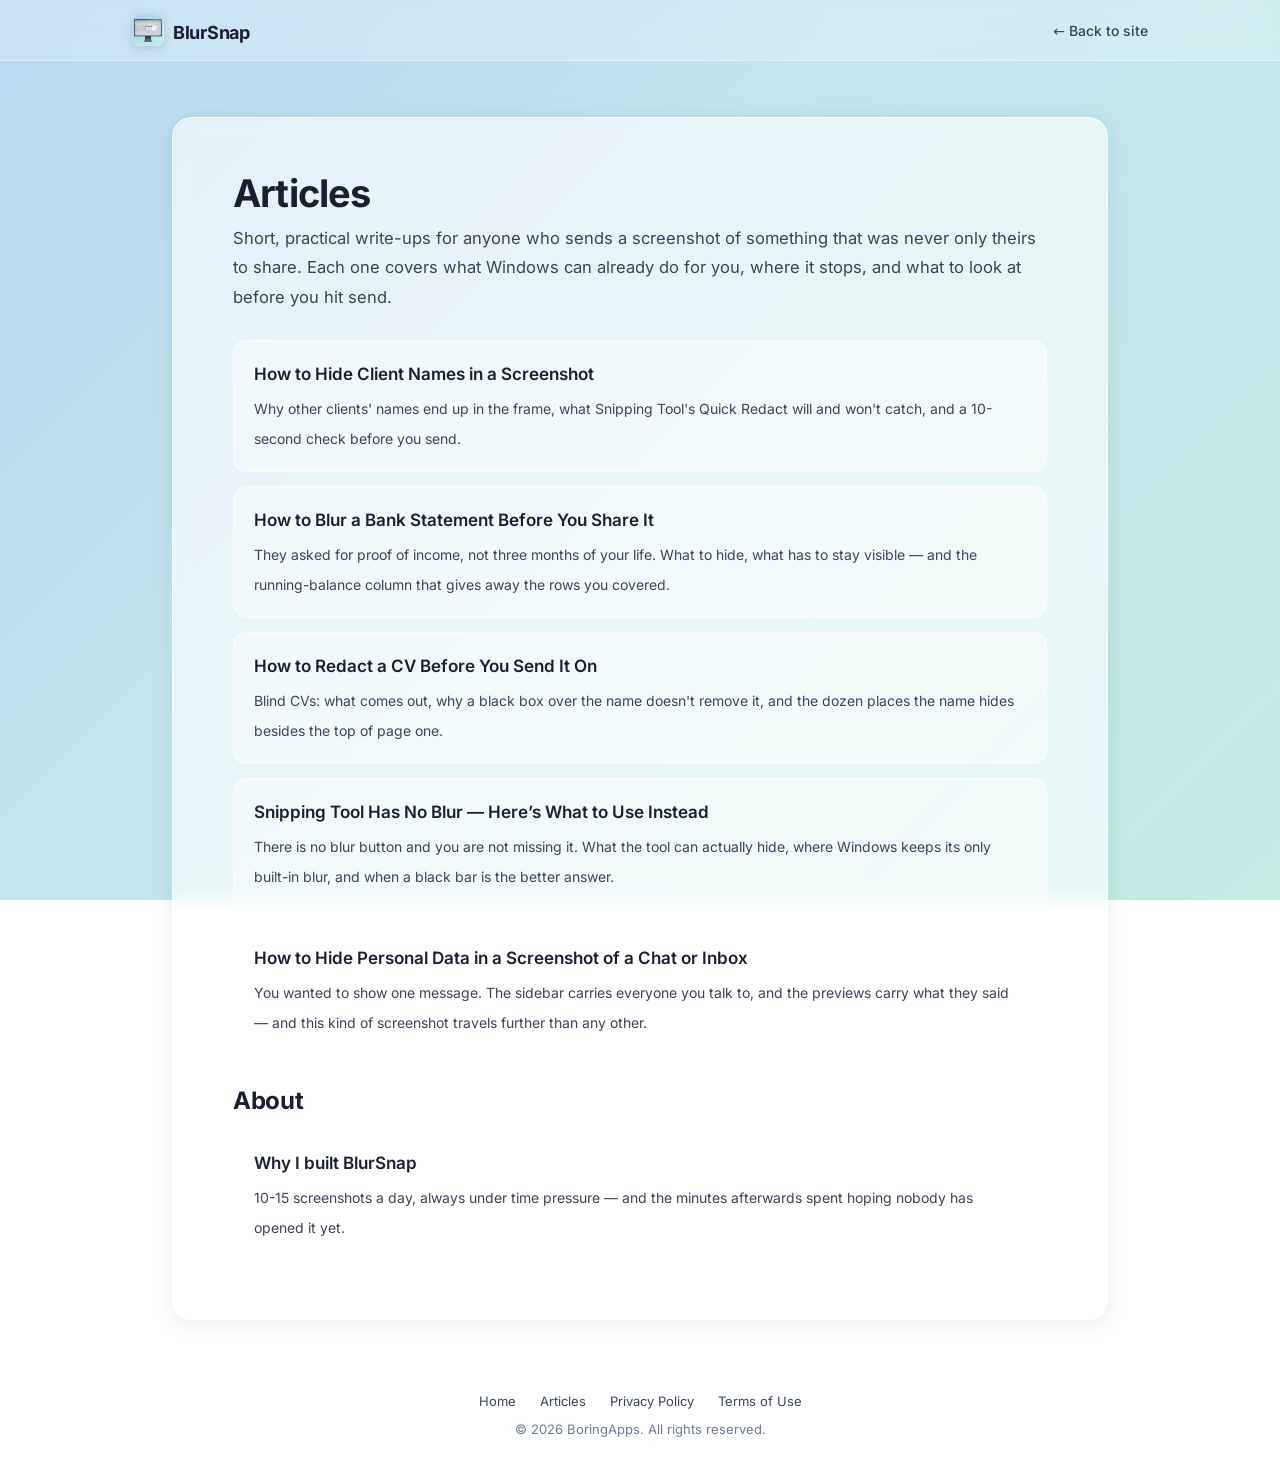
<file: articles.html>
<!DOCTYPE html>
<html lang="en">
<head>
  <meta charset="UTF-8">
  <meta name="viewport" content="width=device-width, initial-scale=1.0">
  <title>Articles — BlurSnap</title>
  <meta name="description" content="Practical articles on hiding sensitive details in screenshots on Windows — what the built-in tools can do, where they stop, and what to check before you send.">
  <link rel="canonical" href="https://blursnap.app/articles.html">
  <link rel="icon" href="favicon.ico" sizes="16x16 32x32 48x48">
  <link rel="icon" type="image/png" href="icon-64.png" sizes="64x64">
  <link rel="apple-touch-icon" href="icon-180.png">

  <meta property="og:type" content="website">
  <meta property="og:site_name" content="BlurSnap">
  <meta property="og:title" content="BlurSnap Articles">
  <meta property="og:description" content="Practical articles on hiding sensitive details in screenshots on Windows.">
  <meta property="og:url" content="https://blursnap.app/articles.html">
  <meta property="og:image" content="https://blursnap.app/og-image.png">

  <link rel="preload" href="fonts/inter-latin.woff2" as="font" type="font/woff2" crossorigin>
  <style>
    /* Inter, self-hosted. On the Google Fonts CDN this sat on the critical path: two
       extra hosts, each costing DNS + TLS + a round trip, and the stylesheet had to
       land before the font file was even requested. The hero paragraph is the LCP
       element, so it waited on that whole chain. One variable file per subset covers
       weights 400-700; only latin is preloaded, latin-ext is fetched on demand. */
    @font-face {
      font-family: 'Inter';
      font-style: normal;
      font-weight: 400 700;
      font-display: swap;
      src: url(fonts/inter-latin.woff2) format('woff2');
      unicode-range: U+0000-00FF, U+0131, U+0152-0153, U+02BB-02BC, U+02C6, U+02DA, U+02DC, U+0304, U+0308, U+0329, U+2000-206F, U+20AC, U+2122, U+2191, U+2193, U+2212, U+2215, U+FEFF, U+FFFD;
    }
    @font-face {
      font-family: 'Inter';
      font-style: normal;
      font-weight: 400 700;
      font-display: swap;
      src: url(fonts/inter-latin-ext.woff2) format('woff2');
      unicode-range: U+0100-02BA, U+02BD-02C5, U+02C7-02CC, U+02CE-02D7, U+02DD-02FF, U+0304, U+0308, U+0329, U+1D00-1DBF, U+1E00-1E9F, U+1EF2-1EFF, U+2020, U+20A0-20AB, U+20AD-20C0, U+2113, U+2C60-2C7F, U+A720-A7FF;
    }
  </style>
  <link rel="stylesheet" href="legal.css">
  <link rel="stylesheet" href="article.css">
</head>
<body>

  <header>
    <div class="header-inner">
      <a href="index.html" class="logo">
        <img src="icon-64.png" alt="" width="32" height="32"><span>BlurSnap</span>
      </a>
      <nav>
        <a href="index.html">&larr; Back to site</a>
      </nav>
    </div>
  </header>

  <main class="legal article">
    <div class="legal-card">
      <h1>Articles</h1>
      <p class="legal-intro" style="margin-bottom:28px;">Short, practical write-ups for anyone who sends a screenshot
      of something that was never only theirs to share. Each one covers what Windows can already do for you,
      where it stops, and what to look at before you hit send.</p>

      <ul class="guide-list">
        <li>
          <a href="hide-client-names-in-screenshots.html">
            <strong>How to Hide Client Names in a Screenshot</strong>
            <span>Why other clients' names end up in the frame, what Snipping Tool's
            Quick Redact will and won't catch, and a 10-second check before you send.</span>
          </a>
        </li>
        <li>
          <a href="blur-bank-statement.html">
            <strong>How to Blur a Bank Statement Before You Share It</strong>
            <span>They asked for proof of income, not three months of your life. What to hide, what has to
            stay visible — and the running-balance column that gives away the rows you covered.</span>
          </a>
        </li>
        <li>
          <a href="redact-cv-before-sending.html">
            <strong>How to Redact a CV Before You Send It On</strong>
            <span>Blind CVs: what comes out, why a black box over the name doesn't remove it,
            and the dozen places the name hides besides the top of page one.</span>
          </a>
        </li>
        <li>
          <a href="snipping-tool-blur.html">
            <strong>Snipping Tool Has No Blur — Here&#8217;s What to Use Instead</strong>
            <span>There is no blur button and you are not missing it. What the tool can actually hide,
            where Windows keeps its only built-in blur, and when a black bar is the better answer.</span>
          </a>
        </li>
        <li>
          <a href="hide-personal-data-chat-screenshot.html">
            <strong>How to Hide Personal Data in a Screenshot of a Chat or Inbox</strong>
            <span>You wanted to show one message. The sidebar carries everyone you talk to, and the previews
            carry what they said — and this kind of screenshot travels further than any other.</span>
          </a>
        </li>
      </ul>

      <!-- When redact-screenshot-windows.html goes live, this one moves down with it
           under the "Tools" heading below — they are the two tool pieces. -->

      <!-- NOT LIVE YET — move each block above as its article is published
      <h2 style="margin-top:0;">Start here</h2>

      <ul class="guide-list">
        <li>
          <a href="hide-sensitive-information-in-a-screenshot.html">
            <strong>How to Hide Sensitive Information in a Screenshot</strong>
            <span>The general one: where screenshots leak from, the three mistakes people make when hiding
            things, when a blur is enough and when it isn't, and a checklist that works on anything.</span>
          </a>
        </li>
      </ul>

      <h2>Tools</h2>

      <ul class="guide-list">
        <li>
          <a href="redact-screenshot-windows.html">
            <strong>How to Redact a Screenshot on Windows</strong>
            <span>Every built-in way, step by step: Snipping Tool, Scan Text, Quick Redact, Paint — with
            the exact limit of each one, and a table of which to use when.</span>
          </a>
        </li>
      </ul>

      -->

      <h2>About</h2>

      <ul class="guide-list">
        <li>
          <a href="why-i-built-blursnap.html">
            <strong>Why I built BlurSnap</strong>
            <span>10-15 screenshots a day, always under time pressure — and the minutes afterwards spent
            hoping nobody has opened it yet.</span>
          </a>
        </li>
      </ul>
    </div>
  </main>

  <footer>
    <a href="index.html">Home</a>
    <a href="articles.html">Articles</a>
    <a href="privacy.html">Privacy Policy</a>
    <a href="terms.html">Terms of Use</a>
    <div style="margin-top:12px;">&copy; 2026 BoringApps. All rights reserved.</div>
  </footer>

  <script type='module' src='https://static.cloudflareinsights.com/beacon.min.js' data-cf-beacon='{"token": "2e0156c7e4474e0494445b48694e15ca"}'></script>
</body>
</html>
</file>
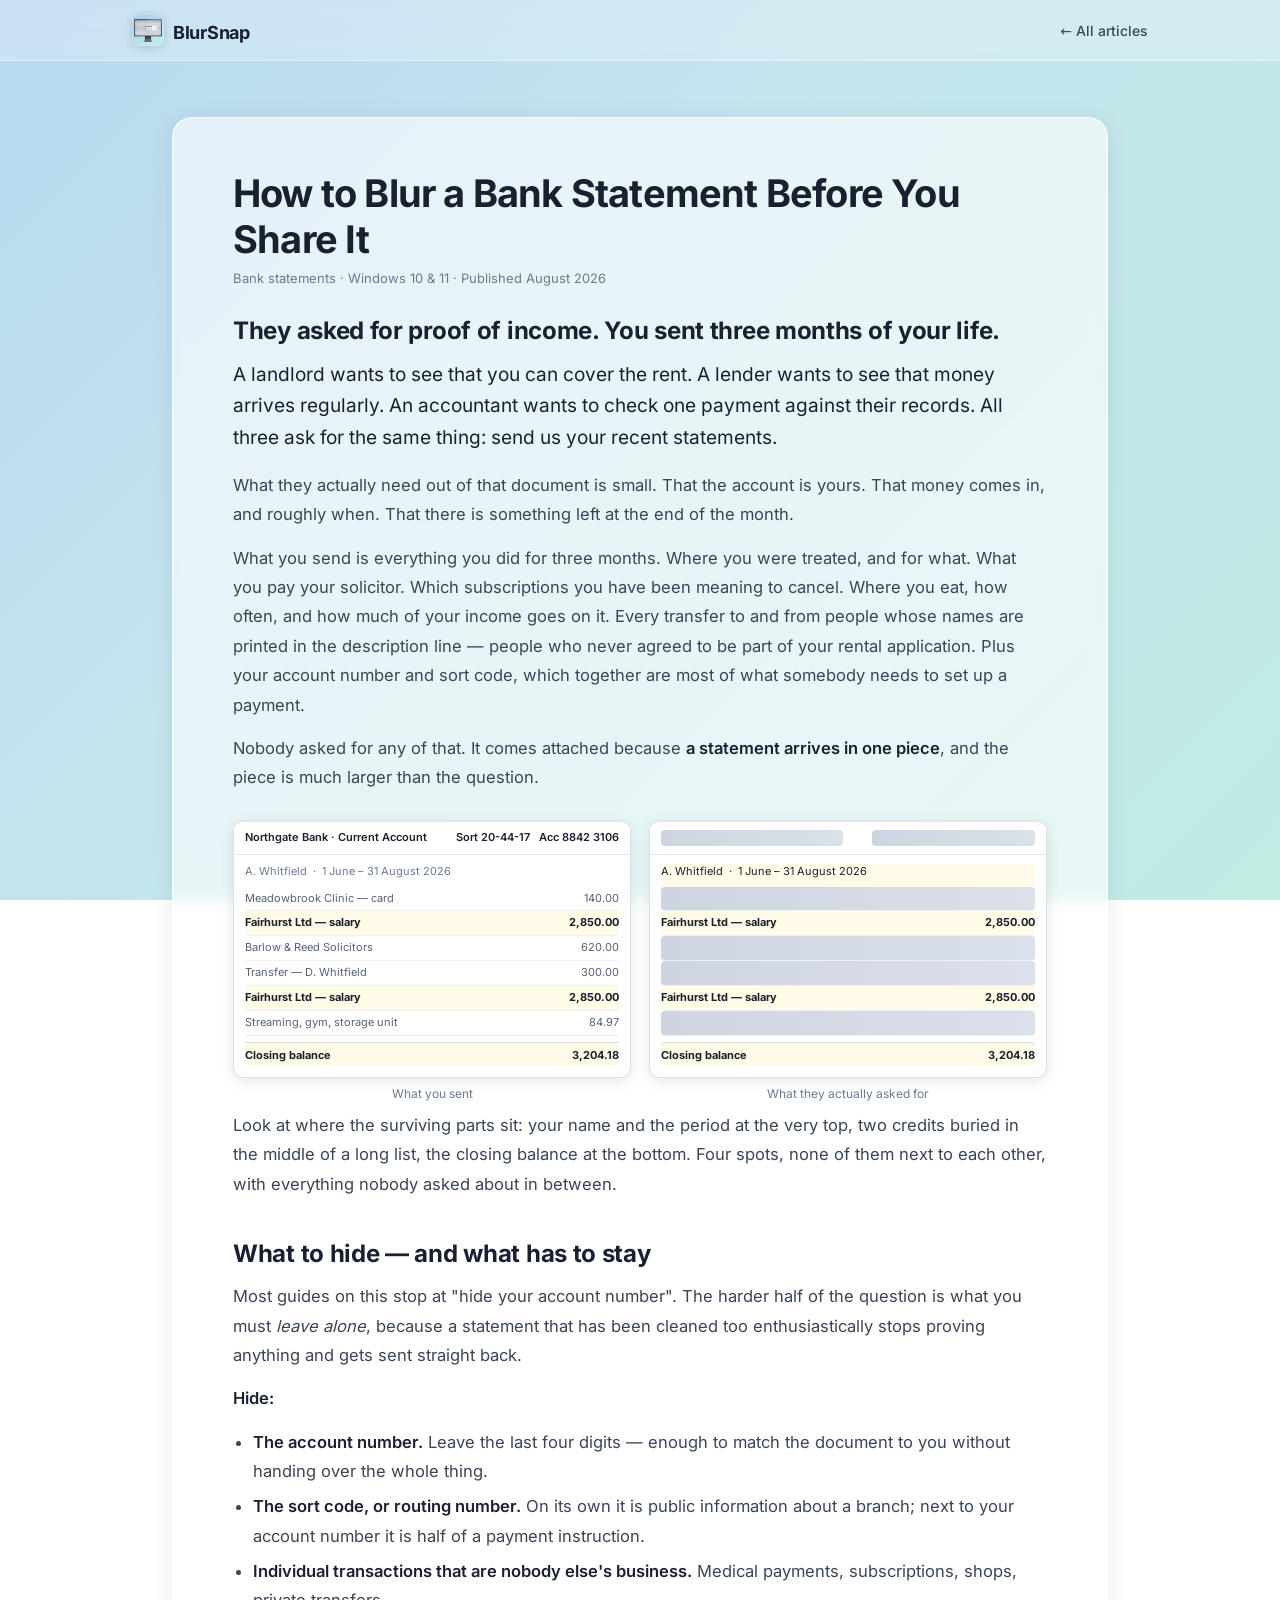
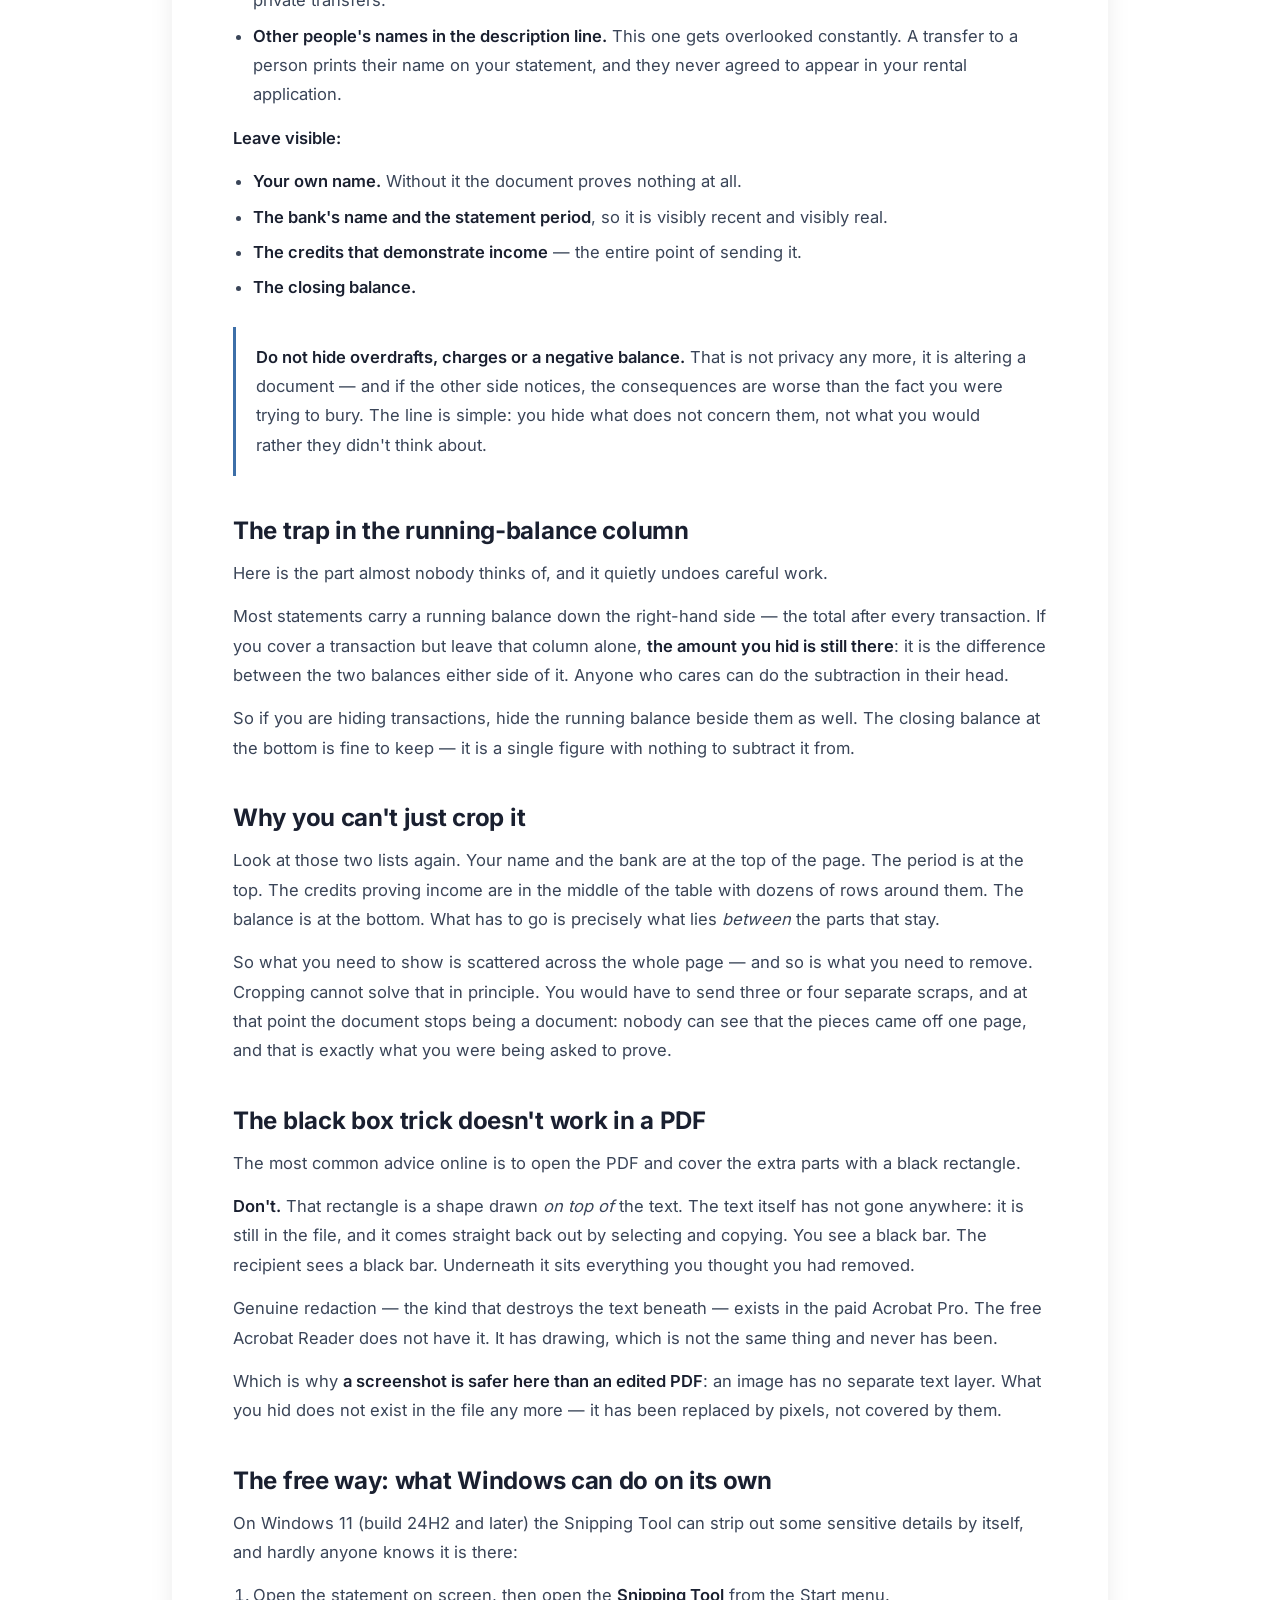
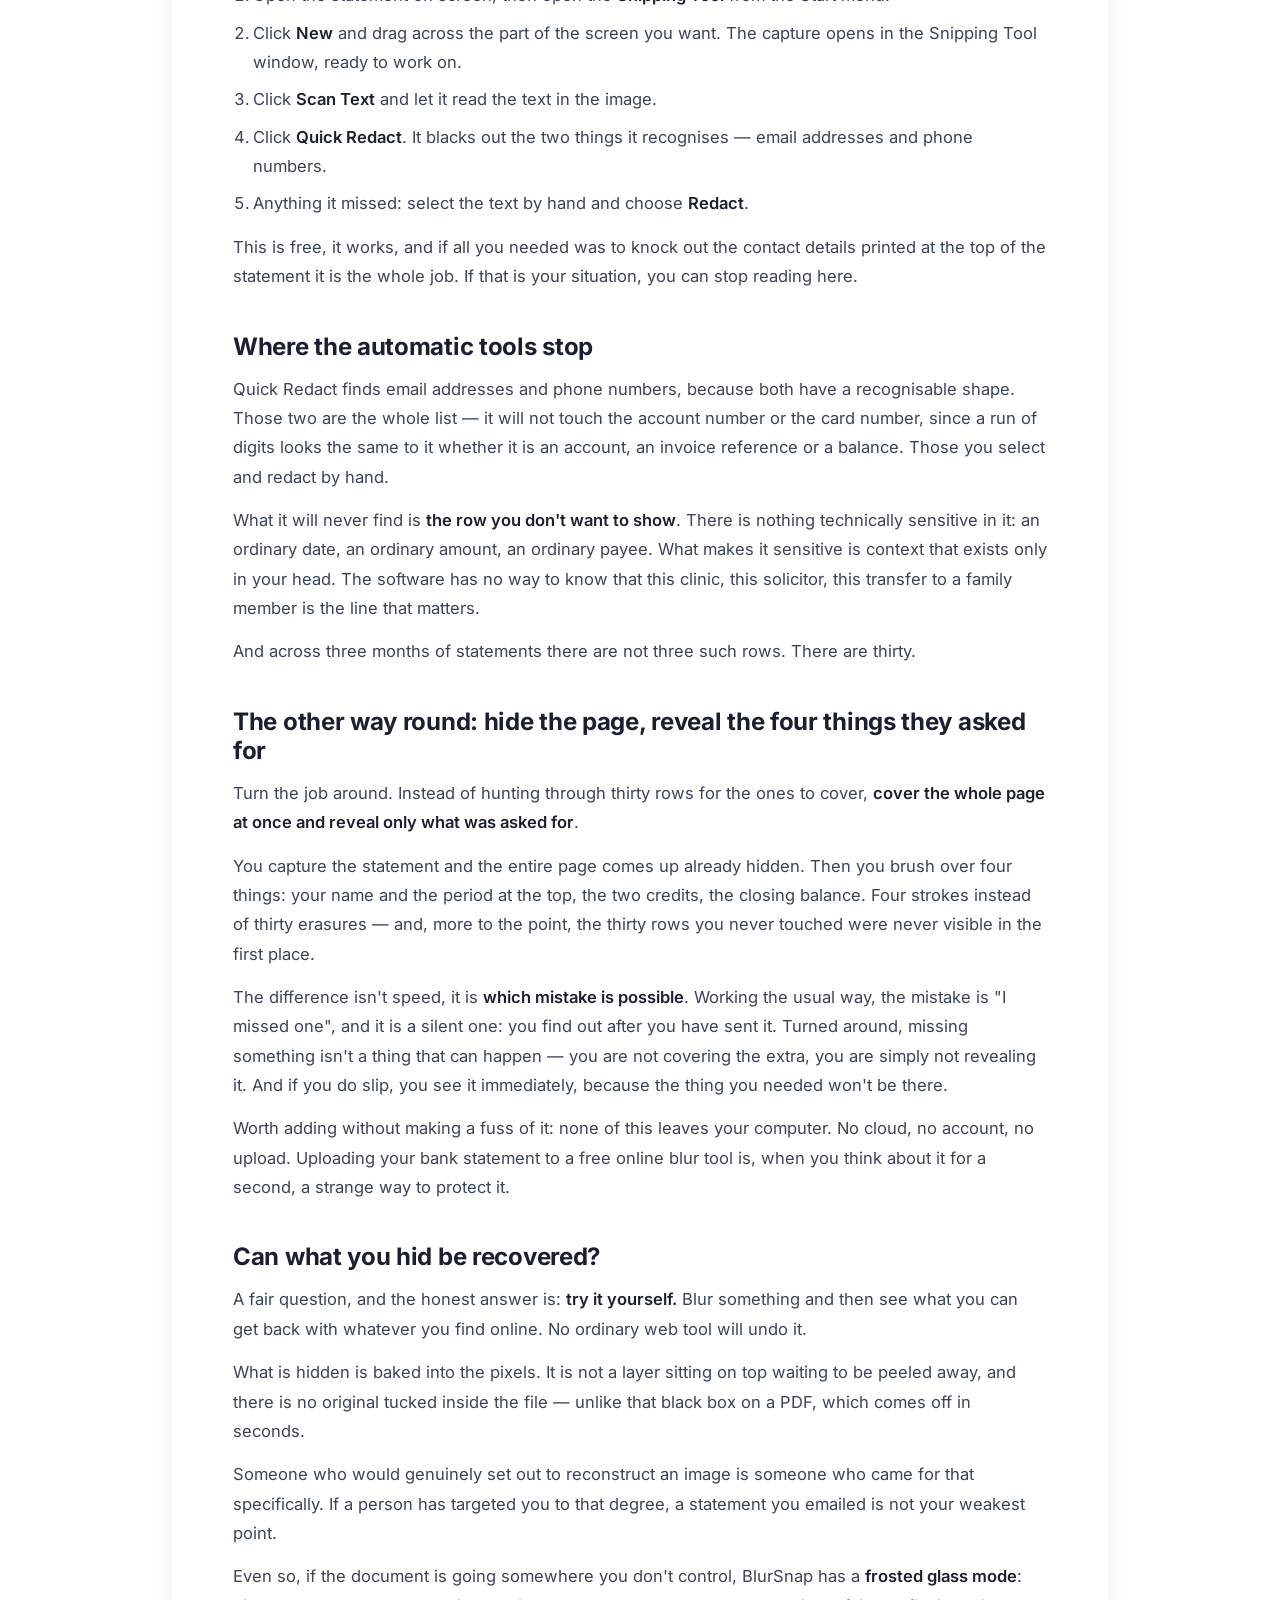
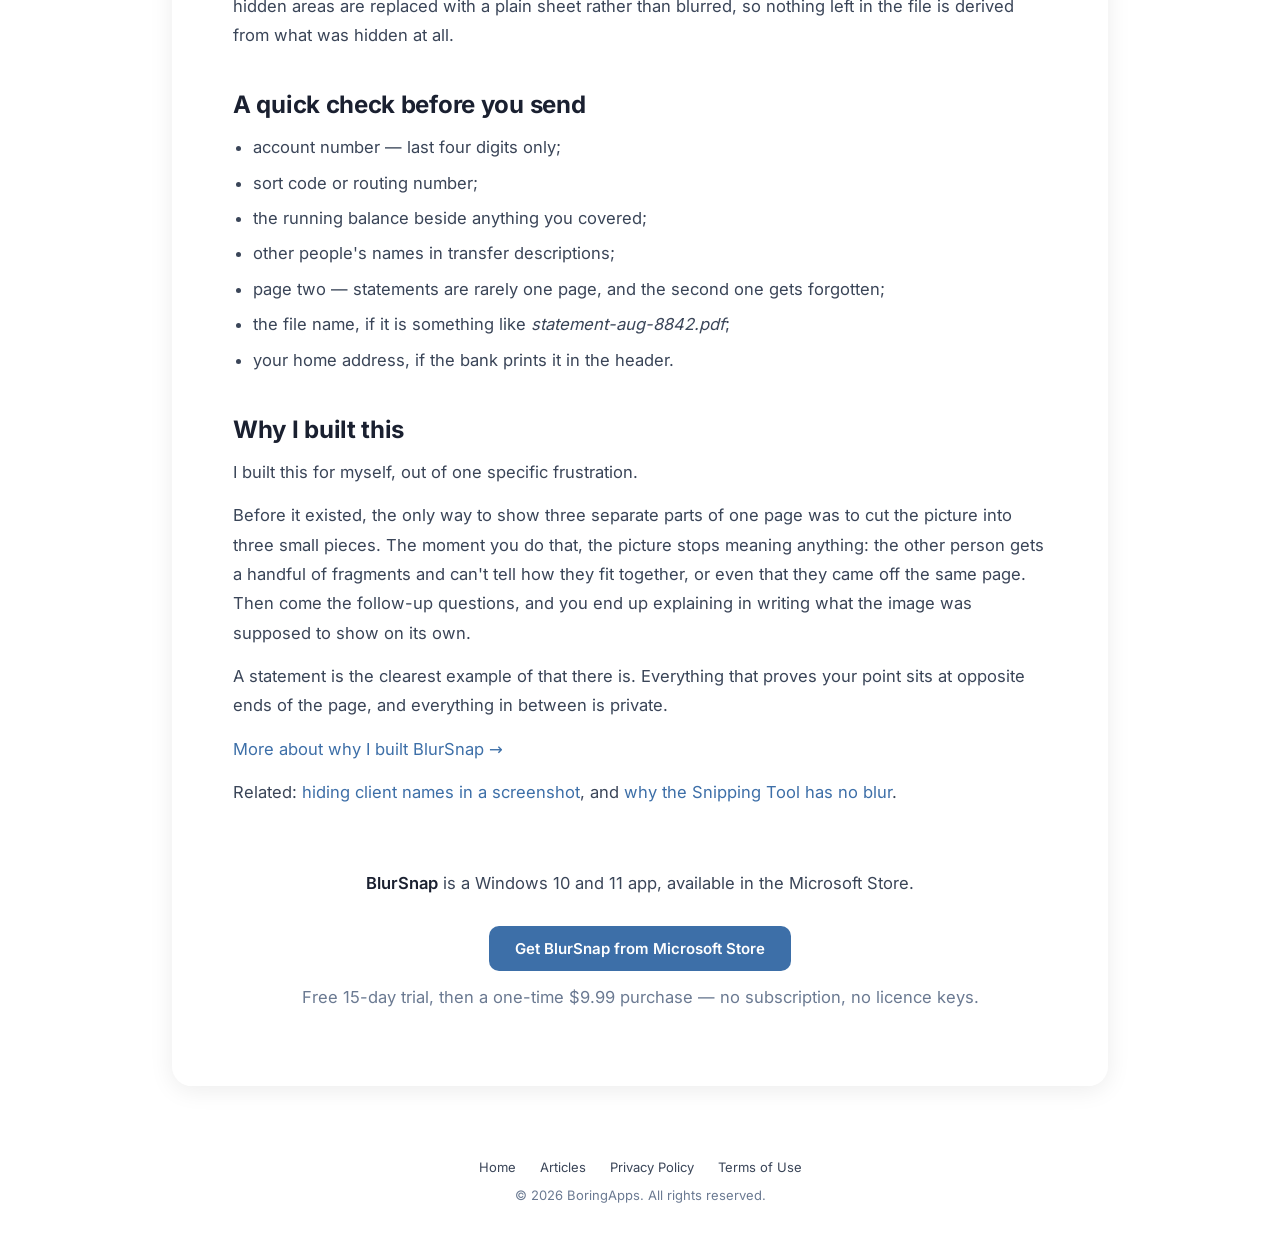
<file: blur-bank-statement.html>
<!DOCTYPE html>
<html lang="en">
<head>
  <meta charset="UTF-8">
  <meta name="viewport" content="width=device-width, initial-scale=1.0">
  <title>How to Blur a Bank Statement Before You Share It</title>
  <meta name="description" content="Landlords and lenders need to see your income — not every purchase you made. What to hide, what must stay visible, and why a black box in a PDF is not enough.">
  <link rel="canonical" href="https://blursnap.app/blur-bank-statement.html">
  <link rel="icon" href="favicon.ico" sizes="16x16 32x32 48x48">
  <link rel="icon" type="image/png" href="icon-64.png" sizes="64x64">
  <link rel="apple-touch-icon" href="icon-180.png">

  <meta property="og:type" content="article">
  <meta property="og:site_name" content="BlurSnap">
  <meta property="og:title" content="How to Blur a Bank Statement Before You Share It">
  <meta property="og:description" content="They need to see that money comes in. They don&#8217;t need three months of everywhere you spent it. What to hide and what has to stay.">
  <meta property="og:url" content="https://blursnap.app/blur-bank-statement.html">
  <meta property="og:image" content="https://blursnap.app/og-image.png">
  <meta name="twitter:card" content="summary_large_image">
  <meta name="twitter:title" content="How to Blur a Bank Statement Before You Share It">
  <meta name="twitter:description" content="They need to see that money comes in. They don&#8217;t need three months of everywhere you spent it.">
  <meta name="twitter:image" content="https://blursnap.app/og-image.png">

  <link rel="preload" href="fonts/inter-latin.woff2" as="font" type="font/woff2" crossorigin>
  <style>
    /* Inter, self-hosted. On the Google Fonts CDN this sat on the critical path: two
       extra hosts, each costing DNS + TLS + a round trip, and the stylesheet had to
       land before the font file was even requested. The hero paragraph is the LCP
       element, so it waited on that whole chain. One variable file per subset covers
       weights 400-700; only latin is preloaded, latin-ext is fetched on demand. */
    @font-face {
      font-family: 'Inter';
      font-style: normal;
      font-weight: 400 700;
      font-display: swap;
      src: url(fonts/inter-latin.woff2) format('woff2');
      unicode-range: U+0000-00FF, U+0131, U+0152-0153, U+02BB-02BC, U+02C6, U+02DA, U+02DC, U+0304, U+0308, U+0329, U+2000-206F, U+20AC, U+2122, U+2191, U+2193, U+2212, U+2215, U+FEFF, U+FFFD;
    }
    @font-face {
      font-family: 'Inter';
      font-style: normal;
      font-weight: 400 700;
      font-display: swap;
      src: url(fonts/inter-latin-ext.woff2) format('woff2');
      unicode-range: U+0100-02BA, U+02BD-02C5, U+02C7-02CC, U+02CE-02D7, U+02DD-02FF, U+0304, U+0308, U+0329, U+1D00-1DBF, U+1E00-1E9F, U+1EF2-1EFF, U+2020, U+20A0-20AB, U+20AD-20C0, U+2113, U+2C60-2C7F, U+A720-A7FF;
    }
  </style>
  <link rel="stylesheet" href="legal.css">
  <link rel="stylesheet" href="article.css">

  <script type="application/ld+json">
  {
    "@context": "https://schema.org",
    "@type": "Article",
    "headline": "How to Blur a Bank Statement Before You Share It",
    "description": "What to hide on a bank statement before sending it to a landlord, a lender or an accountant, what has to stay visible for the document to prove anything, and why drawing a black box on a PDF does not remove the text underneath.",
    "datePublished": "2026-08-28",
    "author": { "@type": "Organization", "name": "BoringApps" },
    "publisher": { "@type": "Organization", "name": "BoringApps" },
    "mainEntityOfPage": "https://blursnap.app/blur-bank-statement.html"
  }
  </script>
</head>
<body>

  <header>
    <div class="header-inner">
      <a href="index.html" class="logo">
        <img src="icon-64.png" alt="" width="32" height="32"><span>BlurSnap</span>
      </a>
      <nav>
        <a href="articles.html">&larr; All articles</a>
      </nav>
    </div>
  </header>

  <main class="legal article">
    <div class="legal-card">
      <h1>How to Blur a Bank Statement Before You Share It</h1>
      <div class="article-meta">Bank statements &middot; Windows 10 &amp; 11 &middot; Published August 2026</div>

      <h2>They asked for proof of income. You sent three months of your life.</h2>

      <p class="lead">A landlord wants to see that you can cover the rent. A lender wants to see that money
      arrives regularly. An accountant wants to check one payment against their records. All three ask for
      the same thing: send us your recent statements.</p>

      <p>What they actually need out of that document is small. That the account is yours. That money comes
      in, and roughly when. That there is something left at the end of the month.</p>

      <p>What you send is everything you did for three months. Where you were treated, and for what. What
      you pay your solicitor. Which subscriptions you have been meaning to cancel. Where you eat, how often,
      and how much of your income goes on it. Every transfer to and from people whose names are printed in
      the description line — people who never agreed to be part of your rental application. Plus your
      account number and sort code, which together are most of what somebody needs to set up a payment.</p>

      <p>Nobody asked for any of that. It comes attached because <strong>a statement arrives in one
      piece</strong>, and the piece is much larger than the question.</p>

      <div class="mock-wrap">
        <div>
          <div class="mock doc" role="img" aria-label="A bank statement page showing the account holder's name, account number, a long list of transactions and a closing balance.">
            <div class="doc-top"><span class="v">Northgate Bank &middot; Current Account</span><span class="v">Sort 20-44-17 &nbsp; Acc 8842 3106</span></div>
            <div class="doc-body">
              <div class="doc-sub v pick">A. Whitfield &nbsp;&middot;&nbsp; 1 June &ndash; 31 August 2026</div>
              <div class="doc-row"><span>Meadowbrook Clinic &mdash; card</span><span>140.00</span></div>
              <div class="doc-row pick"><span>Fairhurst Ltd &mdash; salary</span><span>2,850.00</span></div>
              <div class="doc-row"><span>Barlow &amp; Reed Solicitors</span><span>620.00</span></div>
              <div class="doc-row"><span>Transfer &mdash; D. Whitfield</span><span>300.00</span></div>
              <div class="doc-row pick"><span>Fairhurst Ltd &mdash; salary</span><span>2,850.00</span></div>
              <div class="doc-row"><span>Streaming, gym, storage unit</span><span>84.97</span></div>
              <div class="doc-total pick"><span>Closing balance</span><span>3,204.18</span></div>
            </div>
          </div>
          <div class="mock-cap">What you sent</div>
        </div>
        <div>
          <div class="mock doc hidden-demo" role="img" aria-label="The same page veiled, with only the name and period, two salary credits and the closing balance left visible.">
            <div class="doc-top"><span class="v">Northgate Bank &middot; Current Account</span><span class="v">Sort 20-44-17 &nbsp; Acc 8842 3106</span></div>
            <div class="doc-body">
              <div class="doc-sub v pick">A. Whitfield &nbsp;&middot;&nbsp; 1 June &ndash; 31 August 2026</div>
              <div class="doc-row v"><span>Meadowbrook Clinic &mdash; card</span><span>140.00</span></div>
              <div class="doc-row v pick"><span>Fairhurst Ltd &mdash; salary</span><span>2,850.00</span></div>
              <div class="doc-row v"><span>Barlow &amp; Reed Solicitors</span><span>620.00</span></div>
              <div class="doc-row v"><span>Transfer &mdash; D. Whitfield</span><span>300.00</span></div>
              <div class="doc-row v pick"><span>Fairhurst Ltd &mdash; salary</span><span>2,850.00</span></div>
              <div class="doc-row v"><span>Streaming, gym, storage unit</span><span>84.97</span></div>
              <div class="doc-total v pick"><span>Closing balance</span><span>3,204.18</span></div>
            </div>
          </div>
          <div class="mock-cap">What they actually asked for</div>
        </div>
      </div>

      <p>Look at where the surviving parts sit: your name and the period at the very top, two credits buried
      in the middle of a long list, the closing balance at the bottom. Four spots, none of them next to each
      other, with everything nobody asked about in between.</p>

      <h2>What to hide — and what has to stay</h2>

      <p>Most guides on this stop at "hide your account number". The harder half of the question is what you
      must <em>leave alone</em>, because a statement that has been cleaned too enthusiastically stops proving
      anything and gets sent straight back.</p>

      <p><strong>Hide:</strong></p>

      <ul>
        <li><strong>The account number.</strong> Leave the last four digits — enough to match the document to
        you without handing over the whole thing.</li>
        <li><strong>The sort code, or routing number.</strong> On its own it is public information about a
        branch; next to your account number it is half of a payment instruction.</li>
        <li><strong>Individual transactions that are nobody else's business.</strong> Medical payments,
        subscriptions, shops, private transfers.</li>
        <li><strong>Other people's names in the description line.</strong> This one gets overlooked constantly.
        A transfer to a person prints their name on your statement, and they never agreed to appear in your
        rental application.</li>
      </ul>

      <p><strong>Leave visible:</strong></p>

      <ul>
        <li><strong>Your own name.</strong> Without it the document proves nothing at all.</li>
        <li><strong>The bank's name and the statement period</strong>, so it is visibly recent and visibly real.</li>
        <li><strong>The credits that demonstrate income</strong> — the entire point of sending it.</li>
        <li><strong>The closing balance.</strong></li>
      </ul>

      <div class="note">
        <p><strong>Do not hide overdrafts, charges or a negative balance.</strong> That is not privacy any
        more, it is altering a document — and if the other side notices, the consequences are worse than the
        fact you were trying to bury. The line is simple: you hide what does not concern them, not what you
        would rather they didn't think about.</p>
      </div>

      <h2>The trap in the running-balance column</h2>

      <p>Here is the part almost nobody thinks of, and it quietly undoes careful work.</p>

      <p>Most statements carry a running balance down the right-hand side — the total after every transaction.
      If you cover a transaction but leave that column alone, <strong>the amount you hid is still there</strong>:
      it is the difference between the two balances either side of it. Anyone who cares can do the subtraction
      in their head.</p>

      <p>So if you are hiding transactions, hide the running balance beside them as well. The closing balance
      at the bottom is fine to keep — it is a single figure with nothing to subtract it from.</p>

      <h2>Why you can't just crop it</h2>

      <p>Look at those two lists again. Your name and the bank are at the top of the page. The period is at
      the top. The credits proving income are in the middle of the table with dozens of rows around them.
      The balance is at the bottom. What has to go is precisely what lies <em>between</em> the parts that stay.</p>

      <p>So what you need to show is scattered across the whole page — and so is what you need to remove.
      Cropping cannot solve that in principle. You would have to send three or four separate scraps, and at
      that point the document stops being a document: nobody can see that the pieces came off one page, and
      that is exactly what you were being asked to prove.</p>

      <h2>The black box trick doesn't work in a PDF</h2>

      <p>The most common advice online is to open the PDF and cover the extra parts with a black rectangle.</p>

      <p><strong>Don't.</strong> That rectangle is a shape drawn <em>on top of</em> the text. The text itself
      has not gone anywhere: it is still in the file, and it comes straight back out by selecting and copying.
      You see a black bar. The recipient sees a black bar. Underneath it sits everything you thought you had
      removed.</p>

      <p>Genuine redaction — the kind that destroys the text beneath — exists in the paid Acrobat Pro. The free
      Acrobat Reader does not have it. It has drawing, which is not the same thing and never has been.</p>

      <p>Which is why <strong>a screenshot is safer here than an edited PDF</strong>: an image has no separate
      text layer. What you hid does not exist in the file any more — it has been replaced by pixels, not
      covered by them.</p>

      <h2>The free way: what Windows can do on its own</h2>

      <p>On Windows 11 (build 24H2 and later) the Snipping Tool can strip out some sensitive details by itself,
      and hardly anyone knows it is there:</p>

      <ol>
        <li>Open the statement on screen, then open the <strong>Snipping Tool</strong> from the Start menu.</li>
        <li>Click <strong>New</strong> and drag across the part of the screen you want. The capture opens in
        the Snipping Tool window, ready to work on.</li>
        <li>Click <strong>Scan Text</strong> and let it read the text in the image.</li>
        <li>Click <strong>Quick Redact</strong>. It blacks out the two things it recognises — email
        addresses and phone numbers.</li>
        <li>Anything it missed: select the text by hand and choose <strong>Redact</strong>.</li>
      </ol>

      <p>This is free, it works, and if all you needed was to knock out the contact details printed at the top
      of the statement it is the whole job. If that is your situation, you can stop reading here.</p>

      <h2>Where the automatic tools stop</h2>

      <p>Quick Redact finds email addresses and phone numbers, because both have a recognisable shape. Those
      two are the whole list — it will not touch the account number or the card number, since a run of digits
      looks the same to it whether it is an account, an invoice reference or a balance. Those you select and
      redact by hand.</p>

      <p>What it will never find is <strong>the row you don't want to show</strong>. There is nothing
      technically sensitive in it: an ordinary date, an ordinary amount, an ordinary payee. What makes it
      sensitive is context that exists only in your head. The software has no way to know that this clinic,
      this solicitor, this transfer to a family member is the line that matters.</p>

      <p>And across three months of statements there are not three such rows. There are thirty.</p>

      <h2>The other way round: hide the page, reveal the four things they asked for</h2>

      <p>Turn the job around. Instead of hunting through thirty rows for the ones to cover,
      <strong>cover the whole page at once and reveal only what was asked for</strong>.</p>

      <p>You capture the statement and the entire page comes up already hidden. Then you brush over four
      things: your name and the period at the top, the two credits, the closing balance. Four strokes instead
      of thirty erasures — and, more to the point, the thirty rows you never touched were never visible in
      the first place.</p>

      <p>The difference isn't speed, it is <strong>which mistake is possible</strong>. Working the usual way,
      the mistake is "I missed one", and it is a silent one: you find out after you have sent it. Turned
      around, missing something isn't a thing that can happen — you are not covering the extra, you are
      simply not revealing it. And if you do slip, you see it immediately, because the thing you needed
      won't be there.</p>

      <p>Worth adding without making a fuss of it: none of this leaves your computer. No cloud, no account,
      no upload. Uploading your bank statement to a free online blur tool is, when you think about it for a
      second, a strange way to protect it.</p>

      <h2>Can what you hid be recovered?</h2>

      <p>A fair question, and the honest answer is: <strong>try it yourself.</strong> Blur something and then
      see what you can get back with whatever you find online. No ordinary web tool will undo it.</p>

      <p>What is hidden is baked into the pixels. It is not a layer sitting on top waiting to be peeled away,
      and there is no original tucked inside the file — unlike that black box on a PDF, which comes off in
      seconds.</p>

      <p>Someone who would genuinely set out to reconstruct an image is someone who came for that specifically.
      If a person has targeted you to that degree, a statement you emailed is not your weakest point.</p>

      <p>Even so, if the document is going somewhere you don't control, BlurSnap has a <strong>frosted glass
      mode</strong>: hidden areas are replaced with a plain sheet rather than blurred, so nothing left in the
      file is derived from what was hidden at all.</p>

      <h2>A quick check before you send</h2>

      <ul>
        <li>account number — last four digits only;</li>
        <li>sort code or routing number;</li>
        <li>the running balance beside anything you covered;</li>
        <li>other people's names in transfer descriptions;</li>
        <li>page two — statements are rarely one page, and the second one gets forgotten;</li>
        <li>the file name, if it is something like <em>statement-aug-8842.pdf</em>;</li>
        <li>your home address, if the bank prints it in the header.</li>
      </ul>

      <h2>Why I built this</h2>

      <p>I built this for myself, out of one specific frustration.</p>

      <p>Before it existed, the only way to show three separate parts of one page was to cut the picture into
      three small pieces. The moment you do that, the picture stops meaning anything: the other person gets a
      handful of fragments and can't tell how they fit together, or even that they came off the same page.
      Then come the follow-up questions, and you end up explaining in writing what the image was supposed to
      show on its own.</p>

      <p>A statement is the clearest example of that there is. Everything that proves your point sits at
      opposite ends of the page, and everything in between is private.</p>

      <p><a href="why-i-built-blursnap.html">More about why I built BlurSnap &rarr;</a></p>

      <p>Related: <a href="hide-client-names-in-screenshots.html">hiding client names in a screenshot</a>, and
      <a href="snipping-tool-blur.html">why the Snipping Tool has no blur</a>.</p>

      <!-- NOT LIVE YET — when redact-screenshot-windows.html goes live, restore the fuller line:
      <p>Related: <a href="hide-client-names-in-screenshots.html">hiding client names in a screenshot</a>,
      <a href="snipping-tool-blur.html">why the Snipping Tool has no blur</a>, and
      <a href="redact-screenshot-windows.html">what Windows can already redact for free</a>.</p>
      -->

      <div class="cta">
        <p><strong>BlurSnap</strong> is a Windows 10 and 11 app, available in the Microsoft Store.</p>
        <a class="btn" href="https://apps.microsoft.com/detail/9NWTN48SG6K3">Get BlurSnap from Microsoft Store</a>
        <p class="fine">Free 15-day trial, then a one-time $9.99 purchase — no subscription, no licence keys.</p>
      </div>

    </div>
  </main>

  <footer>
    <a href="index.html">Home</a>
    <a href="articles.html">Articles</a>
    <a href="privacy.html">Privacy Policy</a>
    <a href="terms.html">Terms of Use</a>
    <div style="margin-top:12px;">&copy; 2026 BoringApps. All rights reserved.</div>
  </footer>

  <script type='module' src='https://static.cloudflareinsights.com/beacon.min.js' data-cf-beacon='{"token": "2e0156c7e4474e0494445b48694e15ca"}'></script>
</body>
</html>
</file>
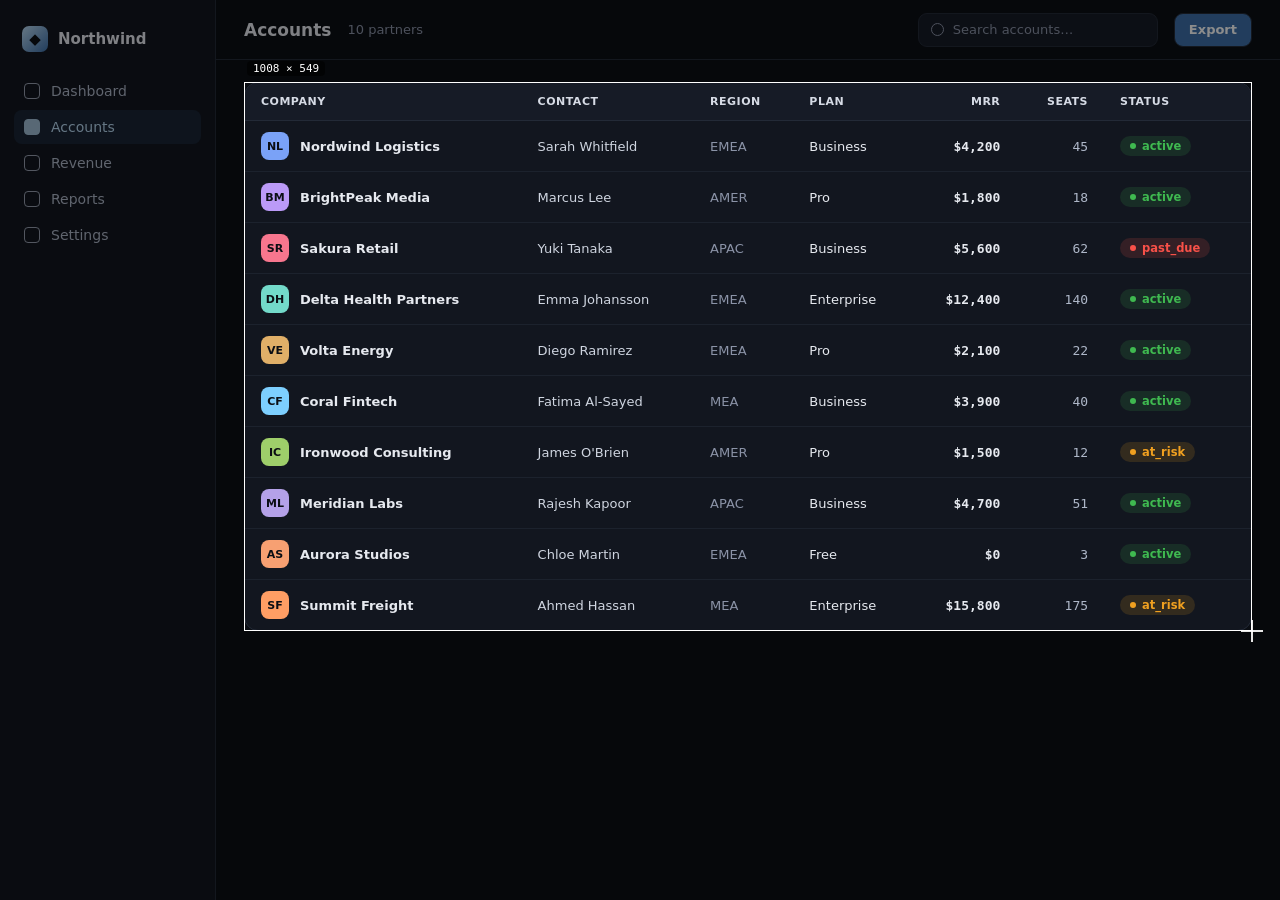
<file: frame.html>
<!doctype html>
<html lang="en">
<head>
<meta charset="utf-8">
<!-- Internal asset, not a page: rendered inside an iframe on index.html (hero-demo)
     or used only to shoot the OG image. Bing had indexed hero-demo.html as a
     standalone result, which is thin duplicate junk. noindex via meta, NOT via
     robots.txt — a Disallow would stop the crawler from ever seeing this tag,
     leaving the already-indexed URL stuck in the index. -->
<meta name="robots" content="noindex, nofollow">
<meta name="viewport" content="width=device-width, initial-scale=1">
<title>BlurSnap — static frame</title>
<style>
  :root{
    --bg:#0b0e14; --panel:#12161f; --panel-2:#161b26;
    --border:#232a37; --text:#e6e9ef; --muted:#aeb7c8; --faint:#8b93a7;
    --brand:#3D6FA8; --brand-soft:#B8D8F0;
    --green:#3fb950; --green-bg:rgba(63,185,80,.14);
    --red:#f85149;   --red-bg:rgba(248,81,73,.15);
    --amber:#f0a020; --amber-bg:rgba(240,160,32,.15);
    --save:#50dc64;
  }
  *{box-sizing:border-box;margin:0;padding:0}
  /* static frame: kill every transition so the screenshot captures the final state instantly */
  *,*::before,*::after{transition:none !important;animation:none !important}
  html,body{height:100%}
  body{background:var(--bg);color:var(--text);
    font-family:-apple-system,BlinkMacSystemFont,"Segoe UI",Roboto,Inter,system-ui,sans-serif;
    -webkit-font-smoothing:antialiased;height:100vh;overflow:hidden}
  .mono{font-family:ui-monospace,"SF Mono",Menlo,Consolas,monospace;font-variant-numeric:tabular-nums}

  .stage{display:flex;height:100vh;position:relative;cursor:none;overflow:hidden}

  /* ── screen: the real desktop app ── */
  .sidebar{width:216px;flex:0 0 216px;background:var(--panel);border-right:1px solid var(--border);
    display:flex;flex-direction:column;padding:20px 14px}
  .brand{display:flex;align-items:center;gap:10px;padding:6px 8px 22px}
  .brand .mark{width:26px;height:26px;border-radius:7px;
    background:linear-gradient(135deg,var(--brand-soft),var(--brand));
    display:grid;place-items:center;color:#0b0e14;font-weight:800;font-size:15px}
  .brand .name{font-weight:650;font-size:15px}
  .nav{display:flex;flex-direction:column;gap:2px}
  .nav a{display:flex;align-items:center;gap:11px;padding:9px 10px;border-radius:8px;
    color:var(--muted);text-decoration:none;font-size:14px;font-weight:500}
  .nav a .ic{width:16px;height:16px;border-radius:4px;border:1.6px solid currentColor;opacity:.85}
  .nav a.active{background:rgba(61,111,168,.16);color:var(--brand-soft)}
  .nav a.active .ic{background:var(--brand-soft);border-color:var(--brand-soft)}
  .spacer{flex:1}
  .main{flex:1;display:flex;flex-direction:column;min-width:0}
  .topbar{height:60px;flex:0 0 60px;border-bottom:1px solid var(--border);
    display:flex;align-items:center;gap:16px;padding:0 28px}
  .topbar h1{font-size:17px;font-weight:650}
  .topbar .count{color:var(--faint);font-size:13px;font-weight:500}
  .search{margin-left:auto;width:240px;height:34px;border-radius:9px;background:var(--panel-2);
    border:1px solid var(--border);display:flex;align-items:center;gap:9px;padding:0 12px;color:var(--faint);font-size:13px}
  .search .dot{width:13px;height:13px;border:1.8px solid currentColor;border-radius:50%}
  .btn{height:34px;padding:0 14px;border-radius:9px;border:1px solid var(--border);
    background:var(--brand);color:#fff;font-weight:600;font-size:13px;display:grid;place-items:center}
  .content{flex:1;padding:22px 28px;overflow:hidden}
  .card{background:var(--panel);border:1px solid var(--border);border-radius:14px;overflow:hidden}

  table{width:100%;border-collapse:collapse;font-size:13px}
  thead th{text-align:left;color:#d6dbe5;font-weight:600;font-size:11px;letter-spacing:.5px;
    text-transform:uppercase;padding:12px 16px;background:var(--panel-2);border-bottom:1px solid var(--border);white-space:nowrap}
  th.num,td.num{text-align:right}
  tbody td{padding:11px 16px;border-bottom:1px solid rgba(35,42,55,.6);white-space:nowrap}
  tbody tr:last-child td{border-bottom:none}
  .company{display:inline-flex;align-items:center;gap:11px}
  .logo{width:28px;height:28px;border-radius:8px;display:grid;place-items:center;
    font-weight:750;font-size:11px;color:#0b0e14;flex:0 0 28px}
  .nm{font-weight:600}
  .contact{color:#cfd5e0}
  .region{color:var(--faint);font-weight:500}
  .plan{font-weight:500}
  .mrr{font-weight:650}
  .seats{color:var(--muted)}
  .pill{display:inline-flex;align-items:center;gap:6px;padding:3px 10px;border-radius:999px;font-size:11.5px;font-weight:650}
  .pill::before{content:"";width:6px;height:6px;border-radius:50%;background:currentColor}
  .pill.active{color:var(--green);background:var(--green-bg)}
  .pill.past_due{color:var(--red);background:var(--red-bg)}
  .pill.at_risk{color:var(--amber);background:var(--amber-bg)}

  /* ── dim overlay when editor is open ── */
  .dim{position:absolute;inset:0;background:rgba(0,0,0,.55);opacity:0;pointer-events:none;z-index:5}
  .dim.on{opacity:1}

  /* ── capture selection ── */
  .selrect{position:absolute;left:0;top:0;width:0;height:0;border:1.5px solid #fff;
    box-shadow:0 0 0 9999px rgba(0,0,0,.45);opacity:0;z-index:6;pointer-events:none}
  .selrect.on{opacity:1}
  .selrect .size{position:absolute;left:2px;top:-22px;font-size:11px;color:#fff;
    background:rgba(0,0,0,.6);padding:1px 6px;border-radius:4px;font-family:ui-monospace,monospace;white-space:nowrap}
  .cross{position:absolute;width:22px;height:22px;margin:-11px 0 0 -11px;z-index:7;opacity:0;pointer-events:none}
  .cross::before,.cross::after{content:"";position:absolute;background:rgba(255,255,255,.9)}
  .cross::before{left:10px;top:0;width:1.5px;height:22px}
  .cross::after{top:10px;left:0;height:1.5px;width:22px}
  .cross.on{opacity:1}

  /* ── editor window ── */
  .editor{position:absolute;left:50%;top:52%;transform:translate(-50%,-50%) scale(.94);
    width:min(94vw,940px);background:#141414;border:1px solid #000;border-radius:10px;
    box-shadow:0 24px 70px rgba(0,0,0,.6);opacity:0;pointer-events:none;z-index:8;overflow:hidden}
  .editor.on{opacity:1;transform:translate(-50%,-50%) scale(1)}
  .titlebar{height:32px;background:#202124;display:flex;align-items:center;gap:9px;
    padding:0 0 0 11px;border-bottom:1px solid #000;color:#dfe3ea;font-size:12px}
  .titlebar .ico{width:16px;height:16px;border-radius:3px;flex:0 0 16px;object-fit:cover}
  .caption{margin-left:auto;display:flex;height:100%}
  .cap{width:44px;height:100%;display:grid;place-items:center;color:#c7ccd6;font-size:11px}
  .cap.close{font-size:12px}
  .viewport{background:#141414}
  .viewport .card{border-radius:0;border:none;background:#141414}
  .statusbar{height:42px;background:#1a1a1a;border-top:1px solid #000;display:flex;align-items:center;
    padding:0 12px;gap:12px;color:#8b93a7;font-size:11.5px;font-family:ui-monospace,monospace}
  #hint.saved{color:var(--save)}
  .statusbar .grow{flex:1}
  .sb-btn{width:26px;height:26px;border-radius:3px;background:#282828;display:grid;place-items:center;color:var(--brand-soft);font-size:13px}
  .shape-sq{width:12px;height:12px;background:var(--brand-soft);border-radius:2px}
  .sb-size{color:var(--brand-soft);font-family:inherit;min-width:38px;text-align:center;font-size:12px}
  .done{height:32px;padding:0 36px;border-radius:2px;background:var(--brand-soft);color:#0b0e14;
    font-weight:700;font-size:13px;display:grid;place-items:center;font-family:-apple-system,system-ui,sans-serif}

  .b{display:inline-block;filter:blur(5px)}
  .b.show{filter:none}

  .brush{position:absolute;top:0;left:0;width:38px;height:38px;margin:-19px 0 0 -19px;border-radius:2px;
    border:1.5px solid rgba(255,255,255,.92);background:transparent;
    box-shadow:0 0 0 1.5px rgba(0,0,0,.5),0 2px 8px rgba(0,0,0,.4);
    pointer-events:none;opacity:0;z-index:9}
  .brush.on{opacity:1}

  .hand{position:absolute;top:0;left:0;width:28px;height:34px;margin:-2px 0 0 -14px;opacity:0;pointer-events:none;z-index:11;
    filter:drop-shadow(0 2px 3px rgba(0,0,0,.55))}
  .hand.on{opacity:1}
</style>
</head>
<body>
  <div class="stage" id="stage">
    <aside class="sidebar">
      <div class="brand"><div class="mark">◆</div><div class="name">Northwind</div></div>
      <nav class="nav">
        <a href="#"><span class="ic"></span>Dashboard</a>
        <a href="#" class="active"><span class="ic"></span>Accounts</a>
        <a href="#"><span class="ic"></span>Revenue</a>
        <a href="#"><span class="ic"></span>Reports</a>
        <a href="#"><span class="ic"></span>Settings</a>
      </nav>
      <div class="spacer"></div>
    </aside>
    <main class="main">
      <header class="topbar">
        <h1>Accounts</h1><span class="count">10 partners</span>
        <div class="search"><span class="dot"></span>Search accounts…</div>
        <div class="btn">Export</div>
      </header>
      <div class="content">
        <div class="card" id="screenCard">
          <table><thead><tr id="sHead"></tr></thead><tbody id="sBody"></tbody></table>
        </div>
      </div>
    </main>

    <div class="dim" id="dim"></div>
    <div class="selrect" id="sel"><span class="size" id="selsize">0 × 0</span></div>
    <div class="cross" id="cross"></div>

    <div class="editor" id="editor">
      <div class="titlebar">
        <img class="ico" src="icon.png" alt="">
        <span class="tt">BlurSnap — Editor</span>
        <div class="caption"><span class="cap">─</span><span class="cap">▢</span><span class="cap close">✕</span></div>
      </div>
      <div class="viewport">
        <div class="card">
          <table><thead><tr id="eHead"></tr></thead><tbody id="eBody"></tbody></table>
        </div>
      </div>
      <div class="statusbar">
        <span id="hint">[ ] size · Ctrl+Z undo · Ctrl+Y redo · Enter — save + copy · Esc — cancel</span>
        <span class="grow"></span>
        <span class="sb-btn"><span class="shape-sq"></span></span><span class="sb-btn">−</span><span class="sb-size">15 px</span><span class="sb-btn">+</span>
        <span class="done" id="done">Done</span>
      </div>
    </div>

    <div class="brush" id="brush"></div>
    <div class="hand" id="hand">
      <svg viewBox="0 0 28 34" width="28" height="34" xmlns="http://www.w3.org/2000/svg">
        <path d="M12 3.2c0-1 .8-1.8 1.8-1.8s1.8.8 1.8 1.8V13l.8-.1c.2-1 .9-1.7 1.9-1.7 1 0 1.9.8 1.9 1.9l.9.1c.1-.9.9-1.6 1.8-1.6 1 0 1.9.8 1.9 1.9v5.1c0 4.2-3.1 7.6-7.3 7.6h-1.9c-2 0-3.9-.8-5.3-2.3l-4.4-4.7c-.7-.8-.7-2 .1-2.7.7-.6 1.8-.6 2.5.1l1.8 1.7V3.2z"
          fill="#f7f7f7" stroke="#161616" stroke-width="1.3" stroke-linejoin="round"/>
      </svg>
    </div>
  </div>

<script>
  const HDR = ['Company','Contact','Region','Plan','MRR','Seats','Status'];
  const rows = [
    {lg:'NL',c:'#7aa2f7',co:'Nordwind Logistics',ct:'Sarah Whitfield',rg:'EMEA',pl:'Business',mrr:'$4,200',se:'45',st:'active'},
    {lg:'BM',c:'#bb9af7',co:'BrightPeak Media',   ct:'Marcus Lee',    rg:'AMER',pl:'Pro',     mrr:'$1,800',se:'18',st:'active'},
    {lg:'SR',c:'#f7768e',co:'Sakura Retail',      ct:'Yuki Tanaka',   rg:'APAC',pl:'Business',mrr:'$5,600',se:'62',st:'past_due',t:1},
    {lg:'DH',c:'#73daca',co:'Delta Health Partners',ct:'Emma Johansson',rg:'EMEA',pl:'Enterprise',mrr:'$12,400',se:'140',st:'active'},
    {lg:'VE',c:'#e0af68',co:'Volta Energy',        ct:'Diego Ramirez', rg:'EMEA',pl:'Pro',     mrr:'$2,100',se:'22',st:'active'},
    {lg:'CF',c:'#7dcfff',co:'Coral Fintech',       ct:'Fatima Al-Sayed',rg:'MEA',pl:'Business',mrr:'$3,900',se:'40',st:'active'},
    {lg:'IC',c:'#9ece6a',co:'Ironwood Consulting', ct:"James O'Brien", rg:'AMER',pl:'Pro',     mrr:'$1,500',se:'12',st:'at_risk',t:1},
    {lg:'ML',c:'#b4a1e8',co:'Meridian Labs',       ct:'Rajesh Kapoor', rg:'APAC',pl:'Business',mrr:'$4,700',se:'51',st:'active'},
    {lg:'AS',c:'#f7a072',co:'Aurora Studios',      ct:'Chloe Martin',  rg:'EMEA',pl:'Free',    mrr:'$0',    se:'3', st:'active'},
    {lg:'SF',c:'#ff9e64',co:'Summit Freight',      ct:'Ahmed Hassan',  rg:'MEA',pl:'Enterprise',mrr:'$15,800',se:'175',st:'at_risk',t:1},
  ];

  function fillHead(tr){
    HDR.forEach((h,i)=>{
      const th=document.createElement('th'); if(i===4||i===5) th.className='num';
      th.innerHTML = `<span class="h">${h}</span>`; tr.appendChild(th);
    });
  }
  function fillBody(tb, blur){
    rows.forEach((r,ri)=>{
      const w = blur ? 'b' : 'h';
      const tr=document.createElement('tr');
      tr.innerHTML = `
        <td><span class="${w}"><span class="company"><span class="logo" style="background:${r.c}">${r.lg}</span><span class="nm">${r.co}</span></span></span></td>
        <td><span class="${w} contact">${r.ct}</span></td>
        <td><span class="${w} region">${r.rg}</span></td>
        <td><span class="${w} plan">${r.pl}</span></td>
        <td class="num"><span class="${w} mono mrr" data-mrr="${ri}">${r.mrr}</span></td>
        <td class="num"><span class="${w} mono seats">${r.se}</span></td>
        <td><span class="${w}" data-st="${ri}"><span class="pill ${r.st}">${r.st}</span></span></td>`;
      tb.appendChild(tr);
    });
  }
  fillHead(document.getElementById('sHead')); fillBody(document.getElementById('sBody'), false);
  fillHead(document.getElementById('eHead')); fillBody(document.getElementById('eBody'), true);

  const eBody = document.getElementById('eBody');
  const hdrSpans = [...document.querySelectorAll('#eHead .h')].map(s=>{ s.classList.add('b'); return s; });
  const targets = [];
  rows.forEach((r,ri)=>{ if(!r.t) return;
    targets.push(eBody.querySelector(`[data-mrr="${ri}"]`));
    targets.push(eBody.querySelector(`[data-st="${ri}"]`));
  });

  const stage=document.getElementById('stage'), dim=document.getElementById('dim');
  const sel=document.getElementById('sel'), selsize=document.getElementById('selsize'), cross=document.getElementById('cross');
  const editor=document.getElementById('editor'), brush=document.getElementById('brush'), hand=document.getElementById('hand');
  const hint=document.getElementById('hint'), doneBtn=document.getElementById('done');
  const screenCard=document.getElementById('screenCard');
  const SAVED = 'Saved: Screenshot_20260724_142309.png  ·  Copied to clipboard';
  const rel=el=>{const s=stage.getBoundingClientRect(),r=el.getBoundingClientRect();
    return {x:r.left-s.left,y:r.top-s.top,w:r.width,h:r.height,cx:r.left-s.left+r.width/2,cy:r.top-s.top+r.height/2};};

  function frameCapture(){
    const c = rel(screenCard);
    sel.style.left=c.x+'px'; sel.style.top=c.y+'px';
    sel.style.width=c.w+'px'; sel.style.height=c.h+'px';
    selsize.textContent = Math.round(c.w)+' × '+Math.round(c.h);
    sel.classList.add('on');
    cross.style.left=(c.x+c.w)+'px'; cross.style.top=(c.y+c.h)+'px'; cross.classList.add('on');
  }
  function frameShared(){ dim.classList.add('on'); editor.classList.add('on'); }
  function framePaint(){
    frameShared();
    hdrSpans.forEach(s=>s.classList.add('show'));      // header revealed
    targets[0].classList.add('show'); targets[1].classList.add('show'); // Sakura row revealed
    const p = rel(targets[2]);                          // brush mid-stroke over Ironwood MRR
    brush.style.left=p.cx+'px'; brush.style.top=p.cy+'px'; brush.classList.add('on');
  }
  function frameSaved(){
    frameShared();
    hdrSpans.forEach(s=>s.classList.add('show'));
    targets.forEach(s=>s.classList.add('show'));        // reveal only what matters — all risk cells
    hint.textContent = SAVED; hint.classList.add('saved');
    const d = rel(doneBtn);                             // hand resting on Done
    hand.style.left=d.cx+'px'; hand.style.top=d.cy+'px'; hand.classList.add('on');
  }

  const f = new URLSearchParams(location.search).get('f') || '1';
  requestAnimationFrame(()=>requestAnimationFrame(()=>{
    if(f==='1') frameCapture();
    else if(f==='2') framePaint();
    else frameSaved();
    document.documentElement.setAttribute('data-ready','1');
  }));
</script>
</body>
</html>
</file>
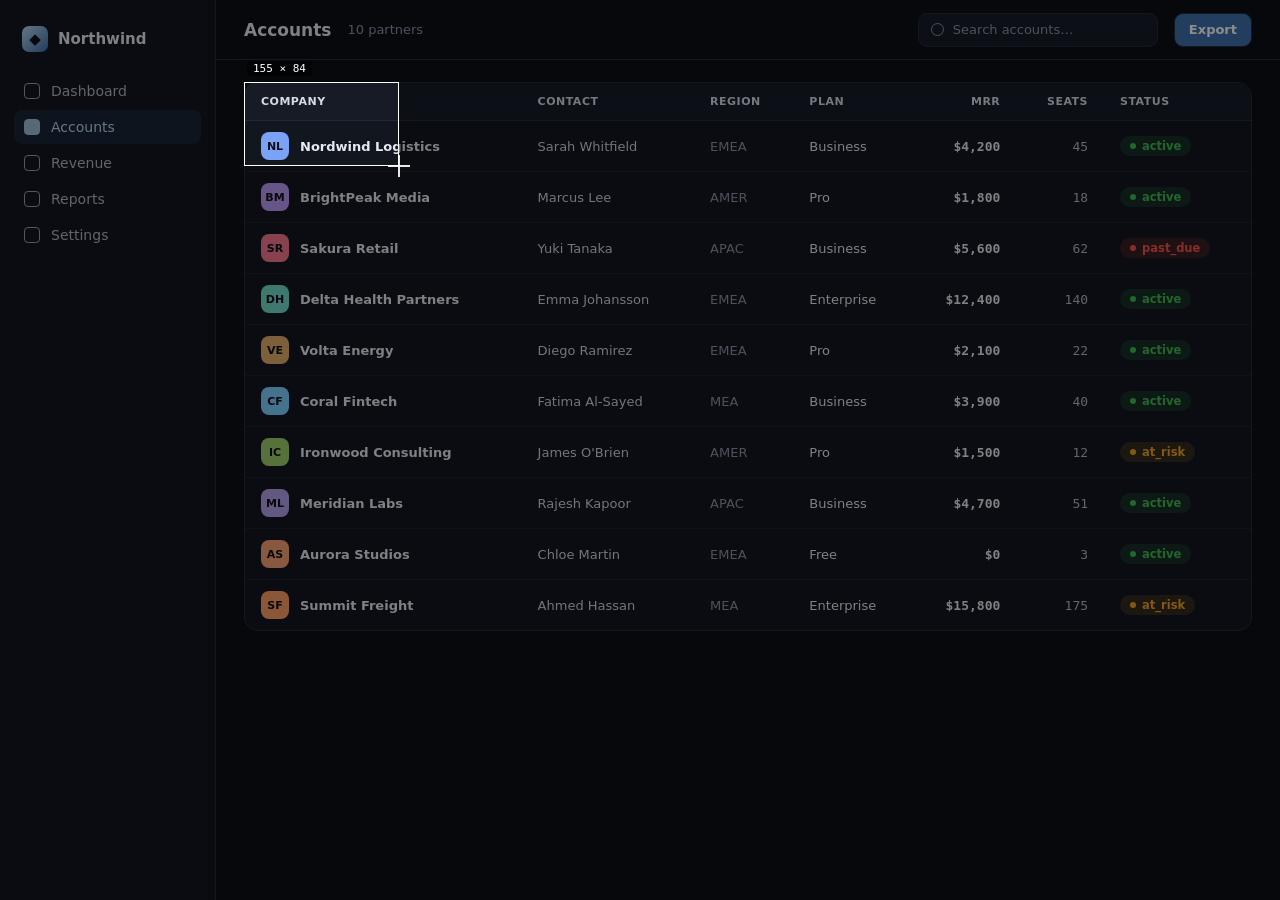
<file: hero-demo.html>
<!doctype html>
<html lang="en">
<head>
<meta charset="utf-8">
<!-- Internal asset, not a page: rendered inside an iframe on index.html (hero-demo)
     or used only to shoot the OG image. Bing had indexed hero-demo.html as a
     standalone result, which is thin duplicate junk. noindex via meta, NOT via
     robots.txt — a Disallow would stop the crawler from ever seeing this tag,
     leaving the already-indexed URL stuck in the index. -->
<meta name="robots" content="noindex, nofollow">
<meta name="viewport" content="width=device-width, initial-scale=1">
<title>BlurSnap — animated hero</title>
<style>
  :root{
    --bg:#0b0e14; --panel:#12161f; --panel-2:#161b26;
    --border:#232a37; --text:#e6e9ef; --muted:#aeb7c8; --faint:#8b93a7;
    --brand:#3D6FA8; --brand-soft:#B8D8F0;
    --green:#3fb950; --green-bg:rgba(63,185,80,.14);
    --red:#f85149;   --red-bg:rgba(248,81,73,.15);
    --amber:#f0a020; --amber-bg:rgba(240,160,32,.15);
    --save:#50dc64;
  }
  *{box-sizing:border-box;margin:0;padding:0}
  html,body{height:100%}
  body{background:var(--bg);color:var(--text);
    font-family:-apple-system,BlinkMacSystemFont,"Segoe UI",Roboto,Inter,system-ui,sans-serif;
    -webkit-font-smoothing:antialiased;height:100vh;overflow:hidden}
  .mono{font-family:ui-monospace,"SF Mono",Menlo,Consolas,monospace;font-variant-numeric:tabular-nums}

  .stage{display:flex;height:100vh;position:relative;cursor:none;overflow:hidden}

  /* ── screen: the real desktop app ── */
  .sidebar{width:216px;flex:0 0 216px;background:var(--panel);border-right:1px solid var(--border);
    display:flex;flex-direction:column;padding:20px 14px}
  .brand{display:flex;align-items:center;gap:10px;padding:6px 8px 22px}
  .brand .mark{width:26px;height:26px;border-radius:7px;
    background:linear-gradient(135deg,var(--brand-soft),var(--brand));
    display:grid;place-items:center;color:#0b0e14;font-weight:800;font-size:15px}
  .brand .name{font-weight:650;font-size:15px}
  .nav{display:flex;flex-direction:column;gap:2px}
  .nav a{display:flex;align-items:center;gap:11px;padding:9px 10px;border-radius:8px;
    color:var(--muted);text-decoration:none;font-size:14px;font-weight:500}
  .nav a .ic{width:16px;height:16px;border-radius:4px;border:1.6px solid currentColor;opacity:.85}
  .nav a.active{background:rgba(61,111,168,.16);color:var(--brand-soft)}
  .nav a.active .ic{background:var(--brand-soft);border-color:var(--brand-soft)}
  .spacer{flex:1}
  .main{flex:1;display:flex;flex-direction:column;min-width:0}
  .topbar{height:60px;flex:0 0 60px;border-bottom:1px solid var(--border);
    display:flex;align-items:center;gap:16px;padding:0 28px}
  .topbar h1{font-size:17px;font-weight:650}
  .topbar .count{color:var(--faint);font-size:13px;font-weight:500}
  .search{margin-left:auto;width:240px;height:34px;border-radius:9px;background:var(--panel-2);
    border:1px solid var(--border);display:flex;align-items:center;gap:9px;padding:0 12px;color:var(--faint);font-size:13px}
  .search .dot{width:13px;height:13px;border:1.8px solid currentColor;border-radius:50%}
  .btn{height:34px;padding:0 14px;border-radius:9px;border:1px solid var(--border);
    background:var(--brand);color:#fff;font-weight:600;font-size:13px;display:grid;place-items:center}
  .content{flex:1;padding:22px 28px;overflow:hidden}
  .card{background:var(--panel);border:1px solid var(--border);border-radius:14px;overflow:hidden}

  table{width:100%;border-collapse:collapse;font-size:13px}
  thead th{text-align:left;color:#d6dbe5;font-weight:600;font-size:11px;letter-spacing:.5px;
    text-transform:uppercase;padding:12px 16px;background:var(--panel-2);border-bottom:1px solid var(--border);white-space:nowrap}
  th.num,td.num{text-align:right}
  tbody td{padding:11px 16px;border-bottom:1px solid rgba(35,42,55,.6);white-space:nowrap}
  tbody tr:last-child td{border-bottom:none}
  .company{display:inline-flex;align-items:center;gap:11px}
  .logo{width:28px;height:28px;border-radius:8px;display:grid;place-items:center;
    font-weight:750;font-size:11px;color:#0b0e14;flex:0 0 28px}
  .nm{font-weight:600}
  .contact{color:#cfd5e0}
  .region{color:var(--faint);font-weight:500}
  .plan{font-weight:500}
  .mrr{font-weight:650}
  .seats{color:var(--muted)}
  .pill{display:inline-flex;align-items:center;gap:6px;padding:3px 10px;border-radius:999px;font-size:11.5px;font-weight:650}
  .pill::before{content:"";width:6px;height:6px;border-radius:50%;background:currentColor}
  .pill.active{color:var(--green);background:var(--green-bg)}
  .pill.past_due{color:var(--red);background:var(--red-bg)}
  .pill.at_risk{color:var(--amber);background:var(--amber-bg)}

  /* ── dim overlay when editor is open ── */
  .dim{position:absolute;inset:0;background:rgba(0,0,0,.55);opacity:0;pointer-events:none;
    transition:opacity .4s ease;z-index:5}
  .dim.on{opacity:1}

  /* ── capture selection ── */
  .selrect{position:absolute;left:0;top:0;width:0;height:0;border:1.5px solid #fff;
    box-shadow:0 0 0 9999px rgba(0,0,0,.45);opacity:0;z-index:6;pointer-events:none}
  .selrect.on{opacity:1}
  .selrect .size{position:absolute;left:2px;top:-22px;font-size:11px;color:#fff;
    background:rgba(0,0,0,.6);padding:1px 6px;border-radius:4px;font-family:ui-monospace,monospace;white-space:nowrap}
  .cross{position:absolute;width:22px;height:22px;margin:-11px 0 0 -11px;z-index:7;opacity:0;pointer-events:none;
    transition:opacity .2s ease}
  .cross::before,.cross::after{content:"";position:absolute;background:rgba(255,255,255,.9)}
  .cross::before{left:10px;top:0;width:1.5px;height:22px}
  .cross::after{top:10px;left:0;height:1.5px;width:22px}
  .cross.on{opacity:1}

  /* ── editor window ── */
  .editor{position:absolute;left:50%;top:52%;transform:translate(-50%,-50%) scale(.94);
    width:min(94vw,940px);background:#141414;border:1px solid #000;border-radius:10px;
    box-shadow:0 24px 70px rgba(0,0,0,.6);opacity:0;pointer-events:none;z-index:8;
    transition:opacity .35s ease,transform .35s cubic-bezier(.2,.7,.3,1);overflow:hidden}
  .editor.on{opacity:1;transform:translate(-50%,-50%) scale(1)}
  /* native-style Windows dark title bar */
  .titlebar{height:32px;background:#202124;display:flex;align-items:center;gap:9px;
    padding:0 0 0 11px;border-bottom:1px solid #000;color:#dfe3ea;font-size:12px}
  .titlebar .ico{width:16px;height:16px;border-radius:3px;flex:0 0 16px;object-fit:cover}
  .caption{margin-left:auto;display:flex;height:100%}
  .cap{width:44px;height:100%;display:grid;place-items:center;color:#c7ccd6;font-size:11px}
  .cap.close{font-size:12px}
  .viewport{background:#141414}
  .viewport .card{border-radius:0;border:none;background:#141414}
  .statusbar{height:42px;background:#1a1a1a;border-top:1px solid #000;display:flex;align-items:center;
    padding:0 12px;gap:12px;color:#8b93a7;font-size:11.5px;font-family:ui-monospace,monospace}
  #hint.saved{color:var(--save)}
  .statusbar .grow{flex:1}
  .sb-btn{width:26px;height:26px;border-radius:3px;background:#282828;display:grid;place-items:center;color:var(--brand-soft);font-size:13px}
  .shape-sq{width:12px;height:12px;background:var(--brand-soft);border-radius:2px}
  .sb-size{color:var(--brand-soft);font-family:inherit;min-width:38px;text-align:center;font-size:12px}
  .done{height:32px;padding:0 36px;border-radius:2px;background:var(--brand-soft);color:#0b0e14;
    font-weight:700;font-size:13px;display:grid;place-items:center;font-family:-apple-system,system-ui,sans-serif}

  /* ── blur / reveal (inside editor) — INSTANT, exactly like the app's mask (no transition, no bloom) ── */
  .b{display:inline-block;filter:blur(5px)}
  .b.show{filter:none}

  /* ── brush cursor: hollow outline (white edge + dark halo), like the real app; no pressed state ── */
  .brush{position:absolute;top:0;left:0;width:38px;height:38px;margin:-19px 0 0 -19px;border-radius:2px;
    border:1.5px solid rgba(255,255,255,.92);background:transparent;
    box-shadow:0 0 0 1.5px rgba(0,0,0,.5),0 2px 8px rgba(0,0,0,.4);
    pointer-events:none;opacity:0;z-index:9;
    transition:left .42s cubic-bezier(.4,0,.2,1),top .42s cubic-bezier(.4,0,.2,1),opacity .3s ease}
  .brush.on{opacity:1}

  /* ── hand pointer: shown over UI buttons (Done), where the real app shows the OS hand cursor ── */
  .hand{position:absolute;top:0;left:0;width:28px;height:34px;margin:-2px 0 0 -14px;opacity:0;pointer-events:none;z-index:11;
    filter:drop-shadow(0 2px 3px rgba(0,0,0,.55));
    transition:left .45s cubic-bezier(.4,0,.2,1),top .45s cubic-bezier(.4,0,.2,1),opacity .2s ease,transform .12s ease}
  .hand.on{opacity:1}
  .hand.click{transform:translateY(2px) scale(.92)}
</style>
</head>
<body>
  <div class="stage" id="stage">
    <!-- desktop app (the user's real screen) -->
    <aside class="sidebar">
      <div class="brand"><div class="mark">◆</div><div class="name">Northwind</div></div>
      <nav class="nav">
        <a href="#"><span class="ic"></span>Dashboard</a>
        <a href="#" class="active"><span class="ic"></span>Accounts</a>
        <a href="#"><span class="ic"></span>Revenue</a>
        <a href="#"><span class="ic"></span>Reports</a>
        <a href="#"><span class="ic"></span>Settings</a>
      </nav>
      <div class="spacer"></div>
    </aside>
    <main class="main">
      <header class="topbar">
        <h1>Accounts</h1><span class="count">10 partners</span>
        <div class="search"><span class="dot"></span>Search accounts…</div>
        <div class="btn">Export</div>
      </header>
      <div class="content">
        <div class="card" id="screenCard">
          <table><thead><tr id="sHead"></tr></thead><tbody id="sBody"></tbody></table>
        </div>
      </div>
    </main>

    <div class="dim" id="dim"></div>
    <div class="selrect" id="sel"><span class="size" id="selsize">0 × 0</span></div>
    <div class="cross" id="cross"></div>

    <!-- editor window (opens from the capture) -->
    <div class="editor" id="editor">
      <div class="titlebar">
        <img class="ico" src="icon.png" alt="">
        <span class="tt">BlurSnap — Editor</span>
        <div class="caption"><span class="cap">─</span><span class="cap">▢</span><span class="cap close">✕</span></div>
      </div>
      <div class="viewport">
        <div class="card">
          <table><thead><tr id="eHead"></tr></thead><tbody id="eBody"></tbody></table>
        </div>
      </div>
      <div class="statusbar">
        <span id="hint">[ ] size · Ctrl+Z undo · Ctrl+Y redo · Enter — save + copy · Esc — cancel</span>
        <span class="grow"></span>
        <span class="sb-btn"><span class="shape-sq"></span></span><span class="sb-btn">−</span><span class="sb-size">15 px</span><span class="sb-btn">+</span>
        <span class="done" id="done">Done</span>
      </div>
    </div>

    <div class="brush" id="brush"></div>
    <div class="hand" id="hand">
      <svg viewBox="0 0 28 34" width="28" height="34" xmlns="http://www.w3.org/2000/svg">
        <path d="M12 3.2c0-1 .8-1.8 1.8-1.8s1.8.8 1.8 1.8V13l.8-.1c.2-1 .9-1.7 1.9-1.7 1 0 1.9.8 1.9 1.9l.9.1c.1-.9.9-1.6 1.8-1.6 1 0 1.9.8 1.9 1.9v5.1c0 4.2-3.1 7.6-7.3 7.6h-1.9c-2 0-3.9-.8-5.3-2.3l-4.4-4.7c-.7-.8-.7-2 .1-2.7.7-.6 1.8-.6 2.5.1l1.8 1.7V3.2z"
          fill="#f7f7f7" stroke="#161616" stroke-width="1.3" stroke-linejoin="round"/>
      </svg>
    </div>
  </div>

<script>
  const HDR = ['Company','Contact','Region','Plan','MRR','Seats','Status'];
  const rows = [
    {lg:'NL',c:'#7aa2f7',co:'Nordwind Logistics',ct:'Sarah Whitfield',rg:'EMEA',pl:'Business',mrr:'$4,200',se:'45',st:'active'},
    {lg:'BM',c:'#bb9af7',co:'BrightPeak Media',   ct:'Marcus Lee',    rg:'AMER',pl:'Pro',     mrr:'$1,800',se:'18',st:'active'},
    {lg:'SR',c:'#f7768e',co:'Sakura Retail',      ct:'Yuki Tanaka',   rg:'APAC',pl:'Business',mrr:'$5,600',se:'62',st:'past_due',t:1},
    {lg:'DH',c:'#73daca',co:'Delta Health Partners',ct:'Emma Johansson',rg:'EMEA',pl:'Enterprise',mrr:'$12,400',se:'140',st:'active'},
    {lg:'VE',c:'#e0af68',co:'Volta Energy',        ct:'Diego Ramirez', rg:'EMEA',pl:'Pro',     mrr:'$2,100',se:'22',st:'active'},
    {lg:'CF',c:'#7dcfff',co:'Coral Fintech',       ct:'Fatima Al-Sayed',rg:'MEA',pl:'Business',mrr:'$3,900',se:'40',st:'active'},
    {lg:'IC',c:'#9ece6a',co:'Ironwood Consulting', ct:"James O'Brien", rg:'AMER',pl:'Pro',     mrr:'$1,500',se:'12',st:'at_risk',t:1},
    {lg:'ML',c:'#b4a1e8',co:'Meridian Labs',       ct:'Rajesh Kapoor', rg:'APAC',pl:'Business',mrr:'$4,700',se:'51',st:'active'},
    {lg:'AS',c:'#f7a072',co:'Aurora Studios',      ct:'Chloe Martin',  rg:'EMEA',pl:'Free',    mrr:'$0',    se:'3', st:'active'},
    {lg:'SF',c:'#ff9e64',co:'Summit Freight',      ct:'Ahmed Hassan',  rg:'MEA',pl:'Enterprise',mrr:'$15,800',se:'175',st:'at_risk',t:1},
  ];

  function fillHead(tr){
    HDR.forEach((h,i)=>{
      const th=document.createElement('th'); if(i===4||i===5) th.className='num';
      th.innerHTML = `<span class="h">${h}</span>`; tr.appendChild(th);
    });
  }
  function fillBody(tb, blur){
    rows.forEach((r,ri)=>{
      const w = blur ? 'b' : 'h';
      const tr=document.createElement('tr');
      tr.innerHTML = `
        <td><span class="${w}"><span class="company"><span class="logo" style="background:${r.c}">${r.lg}</span><span class="nm">${r.co}</span></span></span></td>
        <td><span class="${w} contact">${r.ct}</span></td>
        <td><span class="${w} region">${r.rg}</span></td>
        <td><span class="${w} plan">${r.pl}</span></td>
        <td class="num"><span class="${w} mono mrr" data-mrr="${ri}">${r.mrr}</span></td>
        <td class="num"><span class="${w} mono seats">${r.se}</span></td>
        <td><span class="${w}" data-st="${ri}"><span class="pill ${r.st}">${r.st}</span></span></td>`;
      tb.appendChild(tr);
    });
  }
  fillHead(document.getElementById('sHead')); fillBody(document.getElementById('sBody'), false);
  fillHead(document.getElementById('eHead')); fillBody(document.getElementById('eBody'), true);

  const eBody = document.getElementById('eBody');
  const hdrSpans = [...document.querySelectorAll('#eHead .h')].map(s=>{ s.classList.add('b'); return s; });
  const targets = [];
  rows.forEach((r,ri)=>{ if(!r.t) return;
    targets.push(eBody.querySelector(`[data-mrr="${ri}"]`));
    targets.push(eBody.querySelector(`[data-st="${ri}"]`));
  });

  // ── elements ──
  const stage=document.getElementById('stage'), dim=document.getElementById('dim');
  const sel=document.getElementById('sel'), selsize=document.getElementById('selsize'), cross=document.getElementById('cross');
  const editor=document.getElementById('editor'), brush=document.getElementById('brush'), hand=document.getElementById('hand');
  const statusbar=document.querySelector('.statusbar');
  const hint=document.getElementById('hint'), doneBtn=document.getElementById('done');
  const screenCard=document.getElementById('screenCard');
  const HINT = hint.textContent;
  const SAVED = 'Saved: Screenshot_20260724_142309.png  ·  Copied to clipboard';
  const sleep=ms=>new Promise(r=>setTimeout(r,ms));
  const rel=el=>{const s=stage.getBoundingClientRect(),r=el.getBoundingClientRect();
    return {x:r.left-s.left,y:r.top-s.top,w:r.width,h:r.height,cx:r.left-s.left+r.width/2,cy:r.top-s.top+r.height/2};};
  function bMove(ms){brush.style.transition=`left ${ms}ms cubic-bezier(.4,0,.2,1),top ${ms}ms cubic-bezier(.4,0,.2,1),opacity .3s ease,background .16s ease,transform .16s ease`;}
  function bTo(x,y){brush.style.left=x+'px';brush.style.top=y+'px';}
  const press=on=>{};  // real cursor has no pressed state — keep the demo honest

  // ── phases ──
  async function capture(){
    const c = rel(screenCard);
    const x0=c.x, y0=c.y;                 // align exactly to the table card: full header, left edge
    cross.style.left=x0+'px'; cross.style.top=y0+'px'; cross.classList.add('on');
    sel.style.left=x0+'px'; sel.style.top=y0+'px'; sel.style.width='0px'; sel.style.height='0px'; sel.classList.add('on');
    await sleep(250);
    const W=c.w, H=c.h, steps=26;         // capture the whole table = exactly what the editor shows
    for(let i=1;i<=steps;i++){
      const w=W*i/steps, h=H*i/steps;
      sel.style.width=w+'px'; sel.style.height=h+'px';
      cross.style.left=(x0+w)+'px'; cross.style.top=(y0+h)+'px';
      selsize.textContent = Math.round(w)+' × '+Math.round(h);
      await sleep(34);
    }
    await sleep(260);
    cross.classList.remove('on'); sel.classList.remove('on');
  }
  async function openEditor(){
    dim.classList.add('on'); editor.classList.add('on');
    await sleep(520);
  }
  async function headerSwipe(){
    const cells = hdrSpans.map(s=>rel(s));
    const startX = cells[0].cx-24, endX = cells[cells.length-1].cx+24, y = cells[0].cy, D = 1050;
    bMove(0); bTo(startX,y); await sleep(40);
    brush.classList.add('on'); await sleep(280);
    // linear sweep so each column can be revealed exactly as the cursor reaches it
    brush.style.transition = `left ${D}ms linear,top ${D}ms linear,opacity .3s ease`;
    bTo(endX,y);
    cells.forEach((c,i)=>{
      const t = D * (c.cx - startX) / (endX - startX);
      setTimeout(()=>hdrSpans[i].classList.add('show'), Math.max(0,t));
    });
    await sleep(D+90);
  }
  async function paintCell(el){
    const p=rel(el);
    bMove(400); bTo(p.cx-p.w/2-8,p.cy); await sleep(420);
    press(true); await sleep(70);
    bMove(400); bTo(p.cx+p.w/2+8,p.cy);
    await sleep(120); el.classList.add('show');
    await sleep(260); press(false); await sleep(110);
  }
  async function save(){
    const d = rel(doneBtn);
    const boundaryY = rel(statusbar).y;                 // where the canvas ends and the control panel begins
    await sleep(300);
    // brush glides down the Status column toward Done, still over the canvas…
    bMove(430); bTo(d.cx, boundaryY-5); await sleep(450);
    // …and at the exact boundary it swaps sharply: brush off, hand on, same spot
    brush.style.transition='none'; brush.classList.remove('on');
    hand.style.transition='none';
    hand.style.left=d.cx+'px'; hand.style.top=(boundaryY-5)+'px';
    hand.classList.add('on');
    void hand.offsetWidth;
    hand.style.transition='left .3s cubic-bezier(.4,0,.2,1),top .3s cubic-bezier(.4,0,.2,1),transform .12s ease';
    hand.style.left=d.cx+'px'; hand.style.top=d.cy+'px';   // hand continues onto Done
    await sleep(320);
    hand.classList.add('click'); await sleep(150); hand.classList.remove('click');   // click Done
    hint.textContent = SAVED; hint.classList.add('saved');  // hints → green saved text
    await sleep(1500);
    hand.classList.remove('on');
    editor.classList.remove('on'); dim.classList.remove('on');
    await sleep(500);
  }
  function reset(){
    hdrSpans.forEach(s=>s.classList.remove('show'));
    targets.forEach(s=>s.classList.remove('show'));
    brush.classList.remove('on','paint');
    hand.classList.remove('on','click');
    editor.classList.remove('on'); dim.classList.remove('on');
    sel.classList.remove('on'); cross.classList.remove('on');
    hint.textContent = HINT; hint.classList.remove('saved');
  }
  async function runOnce(){
    reset(); await sleep(600);
    await capture();
    await openEditor();
    await headerSwipe();
    for(const el of targets) await paintCell(el);
    await save();
    await sleep(500);
  }
  (async ()=>{ while(true){ await runOnce(); } })();
</script>
</body>
</html>
</file>
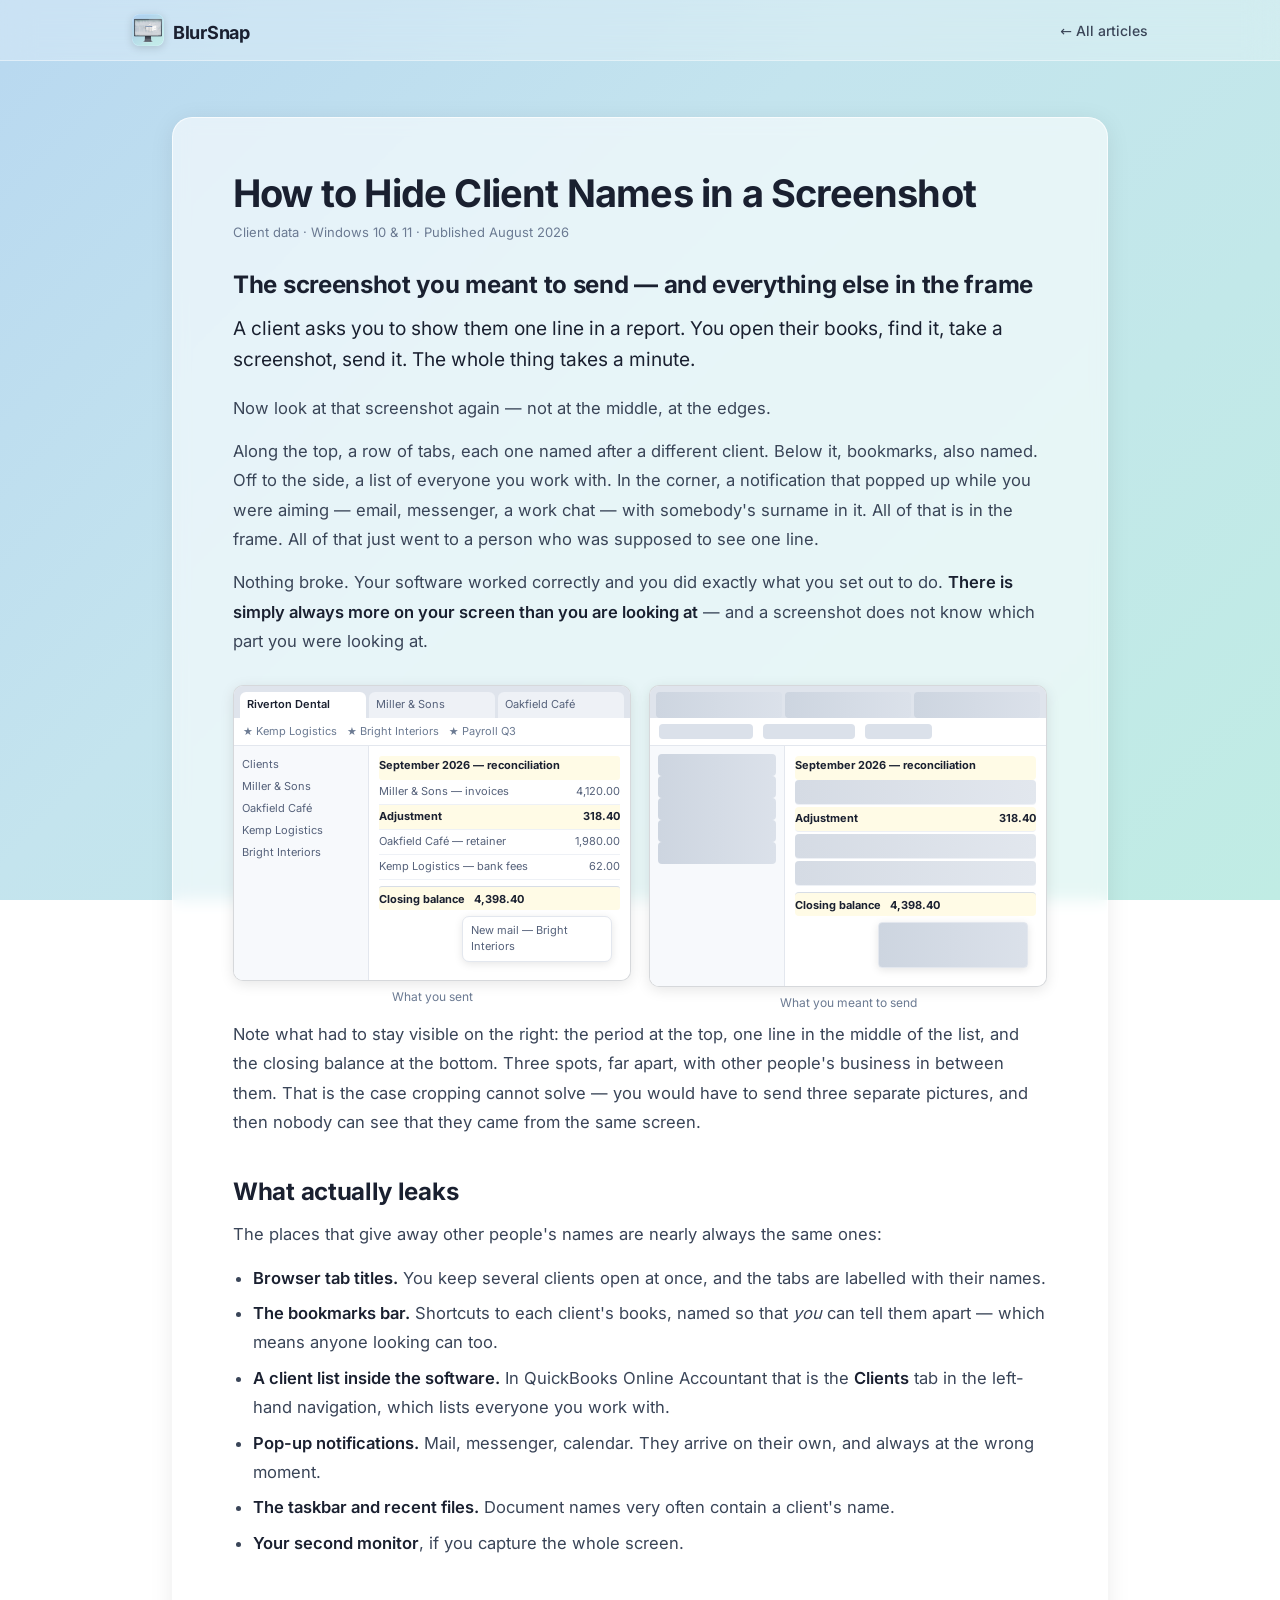
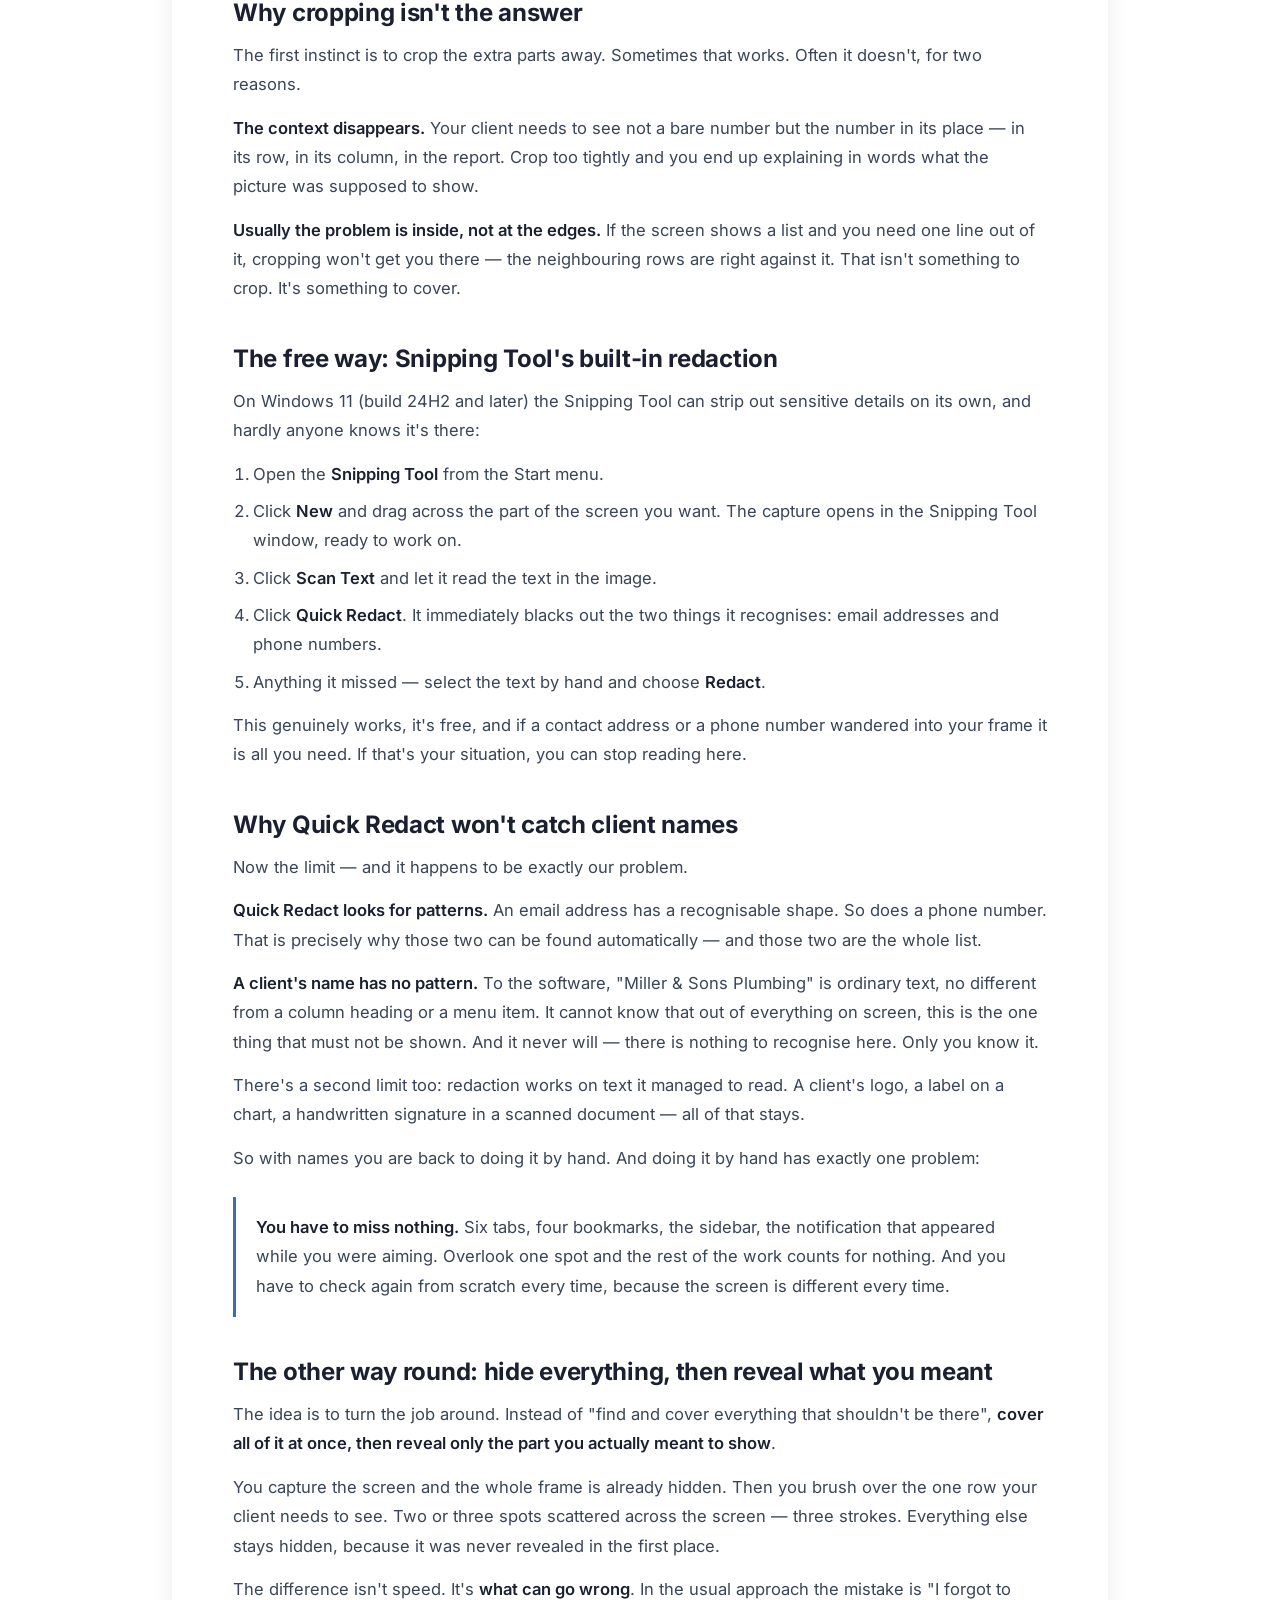
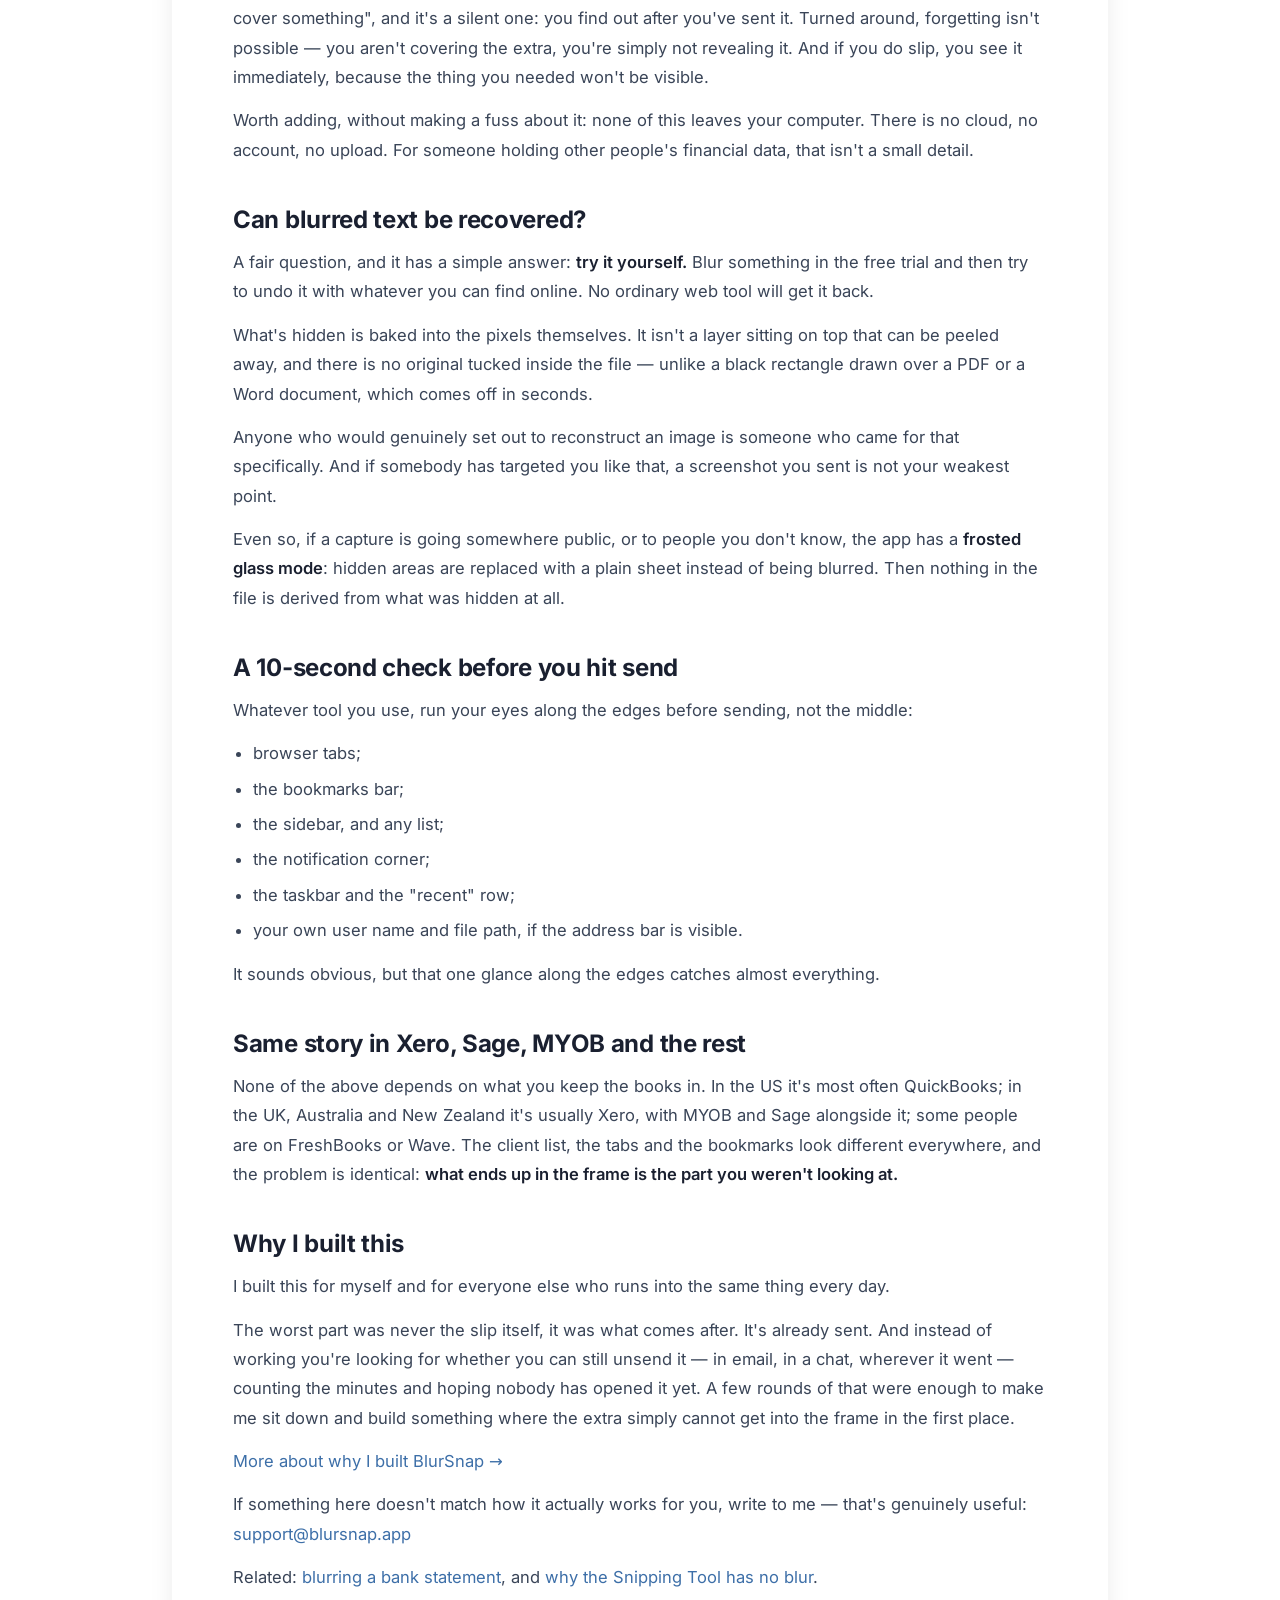
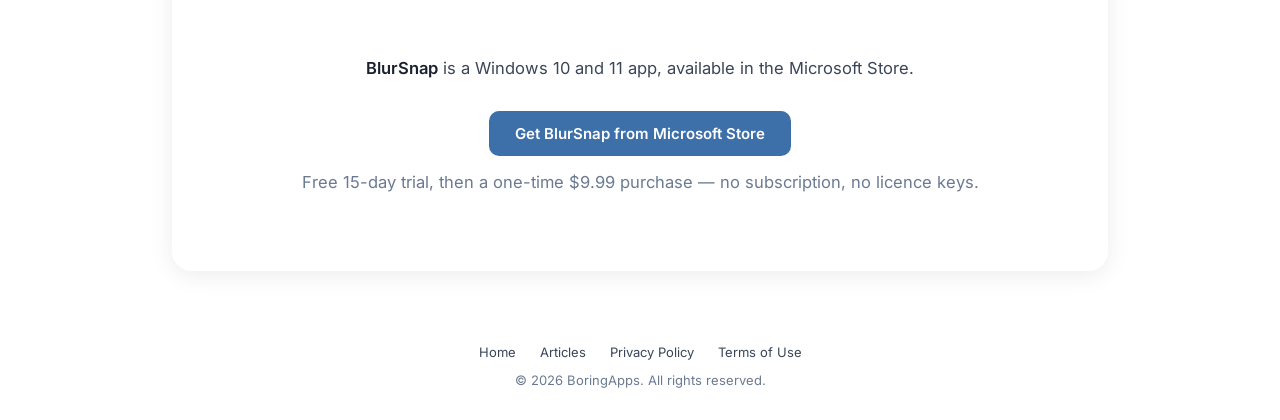
<file: hide-client-names-in-screenshots.html>
<!DOCTYPE html>
<html lang="en">
<head>
  <meta charset="UTF-8">
  <meta name="viewport" content="width=device-width, initial-scale=1.0">
  <title>How to Blur Client Names in a Screenshot (Windows 10 &amp; 11)</title>
  <meta name="description" content="Sending a client a screenshot? Other clients' names may be in the tab bar, the bookmarks or the sidebar. How to hide them on Windows — the free way and the fast way.">
  <link rel="canonical" href="https://blursnap.app/hide-client-names-in-screenshots.html">
  <link rel="icon" href="favicon.ico" sizes="16x16 32x32 48x48">
  <link rel="icon" type="image/png" href="icon-64.png" sizes="64x64">
  <link rel="apple-touch-icon" href="icon-180.png">

  <meta property="og:type" content="article">
  <meta property="og:site_name" content="BlurSnap">
  <meta property="og:title" content="How to Hide Client Names in a Screenshot">
  <meta property="og:description" content="The names you didn&#8217;t mean to send are usually at the edges of the frame &#8212; tabs, bookmarks, notifications. Here&#8217;s how to deal with them on Windows.">
  <meta property="og:url" content="https://blursnap.app/hide-client-names-in-screenshots.html">
  <meta property="og:image" content="https://blursnap.app/og-image.png">
  <meta name="twitter:card" content="summary_large_image">
  <meta name="twitter:title" content="How to Hide Client Names in a Screenshot">
  <meta name="twitter:description" content="The names you didn&#8217;t mean to send are usually at the edges of the frame. Here&#8217;s how to deal with them on Windows.">
  <meta name="twitter:image" content="https://blursnap.app/og-image.png">

  <link rel="preload" href="fonts/inter-latin.woff2" as="font" type="font/woff2" crossorigin>
  <style>
    /* Inter, self-hosted. On the Google Fonts CDN this sat on the critical path: two
       extra hosts, each costing DNS + TLS + a round trip, and the stylesheet had to
       land before the font file was even requested. The hero paragraph is the LCP
       element, so it waited on that whole chain. One variable file per subset covers
       weights 400-700; only latin is preloaded, latin-ext is fetched on demand. */
    @font-face {
      font-family: 'Inter';
      font-style: normal;
      font-weight: 400 700;
      font-display: swap;
      src: url(fonts/inter-latin.woff2) format('woff2');
      unicode-range: U+0000-00FF, U+0131, U+0152-0153, U+02BB-02BC, U+02C6, U+02DA, U+02DC, U+0304, U+0308, U+0329, U+2000-206F, U+20AC, U+2122, U+2191, U+2193, U+2212, U+2215, U+FEFF, U+FFFD;
    }
    @font-face {
      font-family: 'Inter';
      font-style: normal;
      font-weight: 400 700;
      font-display: swap;
      src: url(fonts/inter-latin-ext.woff2) format('woff2');
      unicode-range: U+0100-02BA, U+02BD-02C5, U+02C7-02CC, U+02CE-02D7, U+02DD-02FF, U+0304, U+0308, U+0329, U+1D00-1DBF, U+1E00-1E9F, U+1EF2-1EFF, U+2020, U+20A0-20AB, U+20AD-20C0, U+2113, U+2C60-2C7F, U+A720-A7FF;
    }
  </style>
  <link rel="stylesheet" href="legal.css">
  <link rel="stylesheet" href="article.css">

  <script type="application/ld+json">
  {
    "@context": "https://schema.org",
    "@type": "Article",
    "headline": "How to Hide Client Names in a Screenshot",
    "description": "Why client names end up in screenshots you send, what Windows can and cannot redact automatically, and how to make sure nothing extra ever makes it into the frame.",
    "datePublished": "2026-08-20",
    "author": { "@type": "Organization", "name": "BoringApps" },
    "publisher": { "@type": "Organization", "name": "BoringApps" },
    "mainEntityOfPage": "https://blursnap.app/hide-client-names-in-screenshots.html"
  }
  </script>
</head>
<body>

  <header>
    <div class="header-inner">
      <a href="index.html" class="logo">
        <img src="icon-64.png" alt="" width="32" height="32"><span>BlurSnap</span>
      </a>
      <nav>
        <a href="articles.html">&larr; All articles</a>
      </nav>
    </div>
  </header>

  <main class="legal article">
    <div class="legal-card">
      <h1>How to Hide Client Names in a Screenshot</h1>
      <div class="article-meta">Client data &middot; Windows 10 &amp; 11 &middot; Published August 2026</div>

      <h2>The screenshot you meant to send — and everything else in the frame</h2>

      <p class="lead">A client asks you to show them one line in a report. You open their books, find it,
      take a screenshot, send it. The whole thing takes a minute.</p>

      <p>Now look at that screenshot again — not at the middle, at the edges.</p>

      <p>Along the top, a row of tabs, each one named after a different client. Below it, bookmarks,
      also named. Off to the side, a list of everyone you work with. In the corner, a notification that
      popped up while you were aiming — email, messenger, a work chat — with somebody's surname in it.
      All of that is in the frame. All of that just went to a person who was supposed to see one line.</p>

      <p>Nothing broke. Your software worked correctly and you did exactly what you set out to do.
      <strong>There is simply always more on your screen than you are looking at</strong> — and a
      screenshot does not know which part you were looking at.</p>

      <div class="mock-wrap">
        <div>
          <div class="mock" role="img" aria-label="A browser window with tabs, bookmarks and a sidebar all naming different clients.">
            <div class="mock-tabs">
              <div class="mock-tab active">Riverton Dental</div>
              <div class="mock-tab">Miller &amp; Sons</div>
              <div class="mock-tab">Oakfield Café</div>
            </div>
            <div class="mock-bar"><span>&#9733; Kemp Logistics</span><span>&#9733; Bright Interiors</span><span>&#9733; Payroll Q3</span></div>
            <div class="mock-body">
              <div class="mock-side">
                <div>Clients</div><div>Miller &amp; Sons</div><div>Oakfield Café</div><div>Kemp Logistics</div><div>Bright Interiors</div>
              </div>
              <div class="mock-main">
                <div class="mock-head pick">September 2026 — reconciliation</div>
                <div class="mock-row"><span>Miller &amp; Sons — invoices</span><span>4,120.00</span></div>
                <div class="mock-row pick"><span>Adjustment</span><span>318.40</span></div>
                <div class="mock-row"><span>Oakfield Café — retainer</span><span>1,980.00</span></div>
                <div class="mock-row"><span>Kemp Logistics — bank fees</span><span>62.00</span></div>
                <div class="mock-total pick">Closing balance &nbsp; 4,398.40</div>
                <div class="mock-toast">New mail — Bright Interiors</div>
              </div>
            </div>
          </div>
          <div class="mock-cap">What you sent</div>
        </div>
        <div>
          <div class="mock hidden-demo" role="img" aria-label="The same window with everything veiled except three separate spots: the period heading, one line in the middle of the list, and the closing balance.">
            <div class="mock-tabs">
              <div class="mock-tab active">Riverton Dental</div>
              <div class="mock-tab">Miller &amp; Sons</div>
              <div class="mock-tab">Oakfield Café</div>
            </div>
            <div class="mock-bar"><span>&#9733; Kemp Logistics</span><span>&#9733; Bright Interiors</span><span>&#9733; Payroll Q3</span></div>
            <div class="mock-body">
              <div class="mock-side">
                <div>Clients</div><div>Miller &amp; Sons</div><div>Oakfield Café</div><div>Kemp Logistics</div><div>Bright Interiors</div>
              </div>
              <div class="mock-main">
                <div class="mock-head pick">September 2026 — reconciliation</div>
                <div class="mock-row"><span>Miller &amp; Sons — invoices</span><span>4,120.00</span></div>
                <div class="mock-row pick"><span>Adjustment</span><span>318.40</span></div>
                <div class="mock-row"><span>Oakfield Café — retainer</span><span>1,980.00</span></div>
                <div class="mock-row"><span>Kemp Logistics — bank fees</span><span>62.00</span></div>
                <div class="mock-total pick">Closing balance &nbsp; 4,398.40</div>
                <div class="mock-toast">New mail — Bright Interiors</div>
              </div>
            </div>
          </div>
          <div class="mock-cap">What you meant to send</div>
        </div>
      </div>

      <p>Note what had to stay visible on the right: the period at the top, one line in the middle of the
      list, and the closing balance at the bottom. Three spots, far apart, with other people's business in
      between them. That is the case cropping cannot solve — you would have to send three separate pictures,
      and then nobody can see that they came from the same screen.</p>

      <h2>What actually leaks</h2>

      <p>The places that give away other people's names are nearly always the same ones:</p>

      <ul>
        <li><strong>Browser tab titles.</strong> You keep several clients open at once, and the tabs are
        labelled with their names.</li>
        <li><strong>The bookmarks bar.</strong> Shortcuts to each client's books, named so that
        <em>you</em> can tell them apart — which means anyone looking can too.</li>
        <li><strong>A client list inside the software.</strong> In QuickBooks Online Accountant that is the
        <strong>Clients</strong> tab in the left-hand navigation, which lists everyone you work with.</li>
        <li><strong>Pop-up notifications.</strong> Mail, messenger, calendar. They arrive on their own,
        and always at the wrong moment.</li>
        <li><strong>The taskbar and recent files.</strong> Document names very often contain a client's name.</li>
        <li><strong>Your second monitor</strong>, if you capture the whole screen.</li>
      </ul>

      <h2>Why cropping isn't the answer</h2>

      <p>The first instinct is to crop the extra parts away. Sometimes that works. Often it doesn't,
      for two reasons.</p>

      <p><strong>The context disappears.</strong> Your client needs to see not a bare number but the number
      in its place — in its row, in its column, in the report. Crop too tightly and you end up explaining
      in words what the picture was supposed to show.</p>

      <p><strong>Usually the problem is inside, not at the edges.</strong> If the screen shows a list and you
      need one line out of it, cropping won't get you there — the neighbouring rows are right against it.
      That isn't something to crop. It's something to cover.</p>

      <h2>The free way: Snipping Tool's built-in redaction</h2>

      <p>On Windows 11 (build 24H2 and later) the Snipping Tool can strip out sensitive details on its own,
      and hardly anyone knows it's there:</p>

      <ol>
        <li>Open the <strong>Snipping Tool</strong> from the Start menu.</li>
        <li>Click <strong>New</strong> and drag across the part of the screen you want. The capture opens in
        the Snipping Tool window, ready to work on.</li>
        <li>Click <strong>Scan Text</strong> and let it read the text in the image.</li>
        <li>Click <strong>Quick Redact</strong>. It immediately blacks out the two things it recognises:
        email addresses and phone numbers.</li>
        <li>Anything it missed — select the text by hand and choose <strong>Redact</strong>.</li>
      </ol>

      <p>This genuinely works, it's free, and if a contact address or a phone number wandered into your frame
      it is all you need. If that's your situation, you can stop reading here.</p>

      <h2>Why Quick Redact won't catch client names</h2>

      <p>Now the limit — and it happens to be exactly our problem.</p>

      <p><strong>Quick Redact looks for patterns.</strong> An email address has a recognisable shape. So does
      a phone number. That is precisely why those two can be found automatically — and those two are the
      whole list.</p>

      <p><strong>A client's name has no pattern.</strong> To the software, "Miller &amp; Sons Plumbing" is
      ordinary text, no different from a column heading or a menu item. It cannot know that out of everything
      on screen, this is the one thing that must not be shown. And it never will — there is nothing to
      recognise here. Only you know it.</p>

      <p>There's a second limit too: redaction works on text it managed to read. A client's logo, a label on
      a chart, a handwritten signature in a scanned document — all of that stays.</p>

      <p>So with names you are back to doing it by hand. And doing it by hand has exactly one problem:</p>

      <div class="note">
        <p><strong>You have to miss nothing.</strong> Six tabs, four bookmarks, the sidebar, the notification
        that appeared while you were aiming. Overlook one spot and the rest of the work counts for nothing.
        And you have to check again from scratch every time, because the screen is different every time.</p>
      </div>

      <h2>The other way round: hide everything, then reveal what you meant</h2>

      <p>The idea is to turn the job around. Instead of "find and cover everything that shouldn't be there",
      <strong>cover all of it at once, then reveal only the part you actually meant to show</strong>.</p>

      <p>You capture the screen and the whole frame is already hidden. Then you brush over the one row your
      client needs to see. Two or three spots scattered across the screen — three strokes. Everything else
      stays hidden, because it was never revealed in the first place.</p>

      <p>The difference isn't speed. It's <strong>what can go wrong</strong>. In the usual approach the mistake
      is "I forgot to cover something", and it's a silent one: you find out after you've sent it. Turned around,
      forgetting isn't possible — you aren't covering the extra, you're simply not revealing it. And if you do
      slip, you see it immediately, because the thing you needed won't be visible.</p>

      <p>Worth adding, without making a fuss about it: none of this leaves your computer. There is no cloud,
      no account, no upload. For someone holding other people's financial data, that isn't a small detail.</p>

      <h2>Can blurred text be recovered?</h2>

      <p>A fair question, and it has a simple answer: <strong>try it yourself.</strong> Blur something in the
      free trial and then try to undo it with whatever you can find online. No ordinary web tool will get it back.</p>

      <p>What's hidden is baked into the pixels themselves. It isn't a layer sitting on top that can be peeled
      away, and there is no original tucked inside the file — unlike a black rectangle drawn over a PDF or a
      Word document, which comes off in seconds.</p>

      <p>Anyone who would genuinely set out to reconstruct an image is someone who came for that specifically.
      And if somebody has targeted you like that, a screenshot you sent is not your weakest point.</p>

      <p>Even so, if a capture is going somewhere public, or to people you don't know, the app has a
      <strong>frosted glass mode</strong>: hidden areas are replaced with a plain sheet instead of being blurred.
      Then nothing in the file is derived from what was hidden at all.</p>

      <h2>A 10-second check before you hit send</h2>

      <p>Whatever tool you use, run your eyes along the edges before sending, not the middle:</p>

      <ul>
        <li>browser tabs;</li>
        <li>the bookmarks bar;</li>
        <li>the sidebar, and any list;</li>
        <li>the notification corner;</li>
        <li>the taskbar and the "recent" row;</li>
        <li>your own user name and file path, if the address bar is visible.</li>
      </ul>

      <p>It sounds obvious, but that one glance along the edges catches almost everything.</p>

      <h2>Same story in Xero, Sage, MYOB and the rest</h2>

      <p>None of the above depends on what you keep the books in. In the US it's most often QuickBooks; in the
      UK, Australia and New Zealand it's usually Xero, with MYOB and Sage alongside it; some people are on
      FreshBooks or Wave. The client list, the tabs and the bookmarks look different everywhere, and the problem
      is identical: <strong>what ends up in the frame is the part you weren't looking at.</strong></p>

      <h2>Why I built this</h2>

      <p>I built this for myself and for everyone else who runs into
      the same thing every day.</p>

      <p>The worst part was never the slip itself, it was what comes after. It's already sent. And instead of
      working you're looking for whether you can still unsend it — in email, in a chat, wherever it
      went — counting the minutes and hoping nobody has opened it yet. A few rounds of that were enough to make
      me sit down and build something where the extra simply cannot get into the frame in the first place.</p>

      <p><a href="why-i-built-blursnap.html">More about why I built BlurSnap &rarr;</a></p>

      <p>If something here doesn't match how it actually works for you, write to me —
      that's genuinely useful: <a href="mailto:support@blursnap.app">support@blursnap.app</a></p>

      <p>Related: <a href="blur-bank-statement.html">blurring a bank statement</a>, and
      <a href="snipping-tool-blur.html">why the Snipping Tool has no blur</a>.</p>

      <!-- NOT LIVE YET — when redact-screenshot-windows.html goes live, restore the fuller line:
      <p>Related: <a href="blur-bank-statement.html">blurring a bank statement</a>,
      <a href="snipping-tool-blur.html">why the Snipping Tool has no blur</a>, and
      <a href="redact-screenshot-windows.html">what Windows can already redact for free</a>.</p>
      -->

      <div class="cta">
        <p><strong>BlurSnap</strong> is a Windows 10 and 11 app, available in the Microsoft Store.</p>
        <a class="btn" href="https://apps.microsoft.com/detail/9NWTN48SG6K3">Get BlurSnap from Microsoft Store</a>
        <p class="fine">Free 15-day trial, then a one-time $9.99 purchase — no subscription, no licence keys.</p>
      </div>

    </div>
  </main>

  <footer>
    <a href="index.html">Home</a>
    <a href="articles.html">Articles</a>
    <a href="privacy.html">Privacy Policy</a>
    <a href="terms.html">Terms of Use</a>
    <div style="margin-top:12px;">&copy; 2026 BoringApps. All rights reserved.</div>
  </footer>

  <script type='module' src='https://static.cloudflareinsights.com/beacon.min.js' data-cf-beacon='{"token": "2e0156c7e4474e0494445b48694e15ca"}'></script>
</body>
</html>
</file>
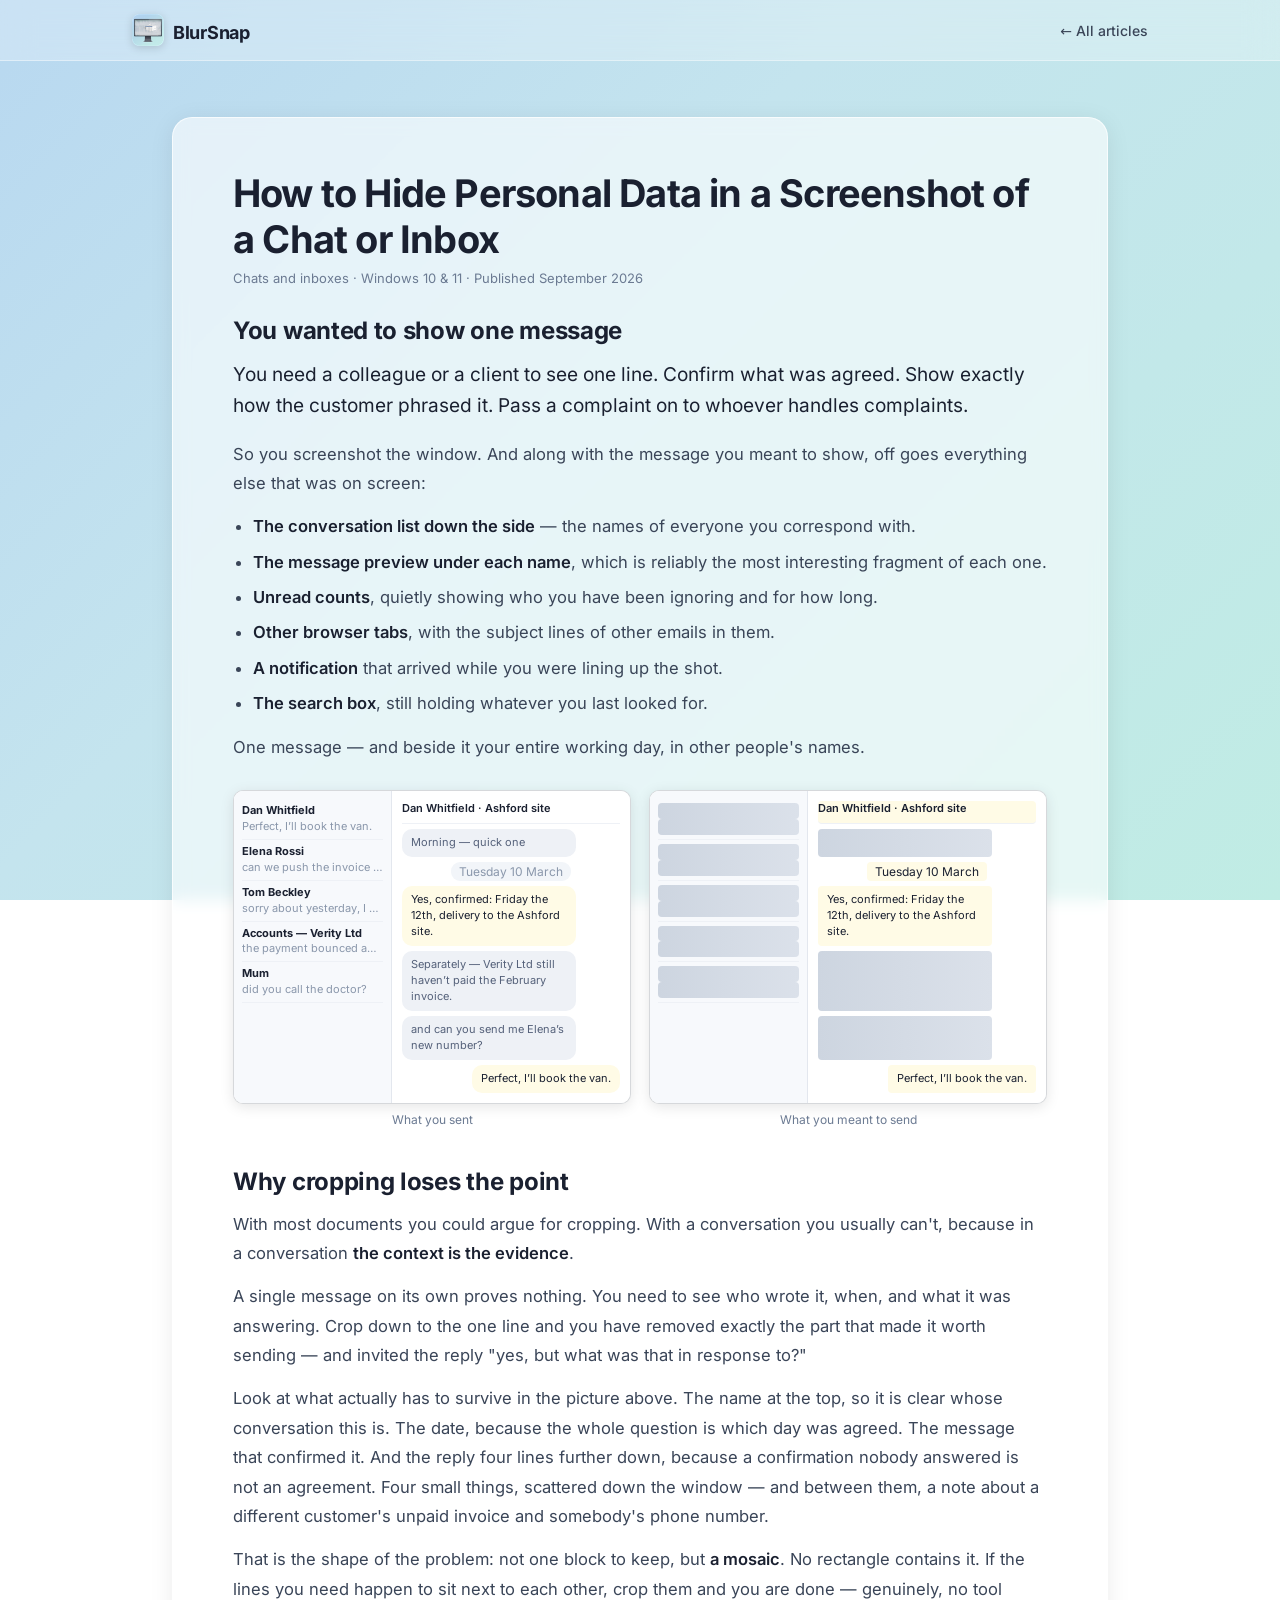
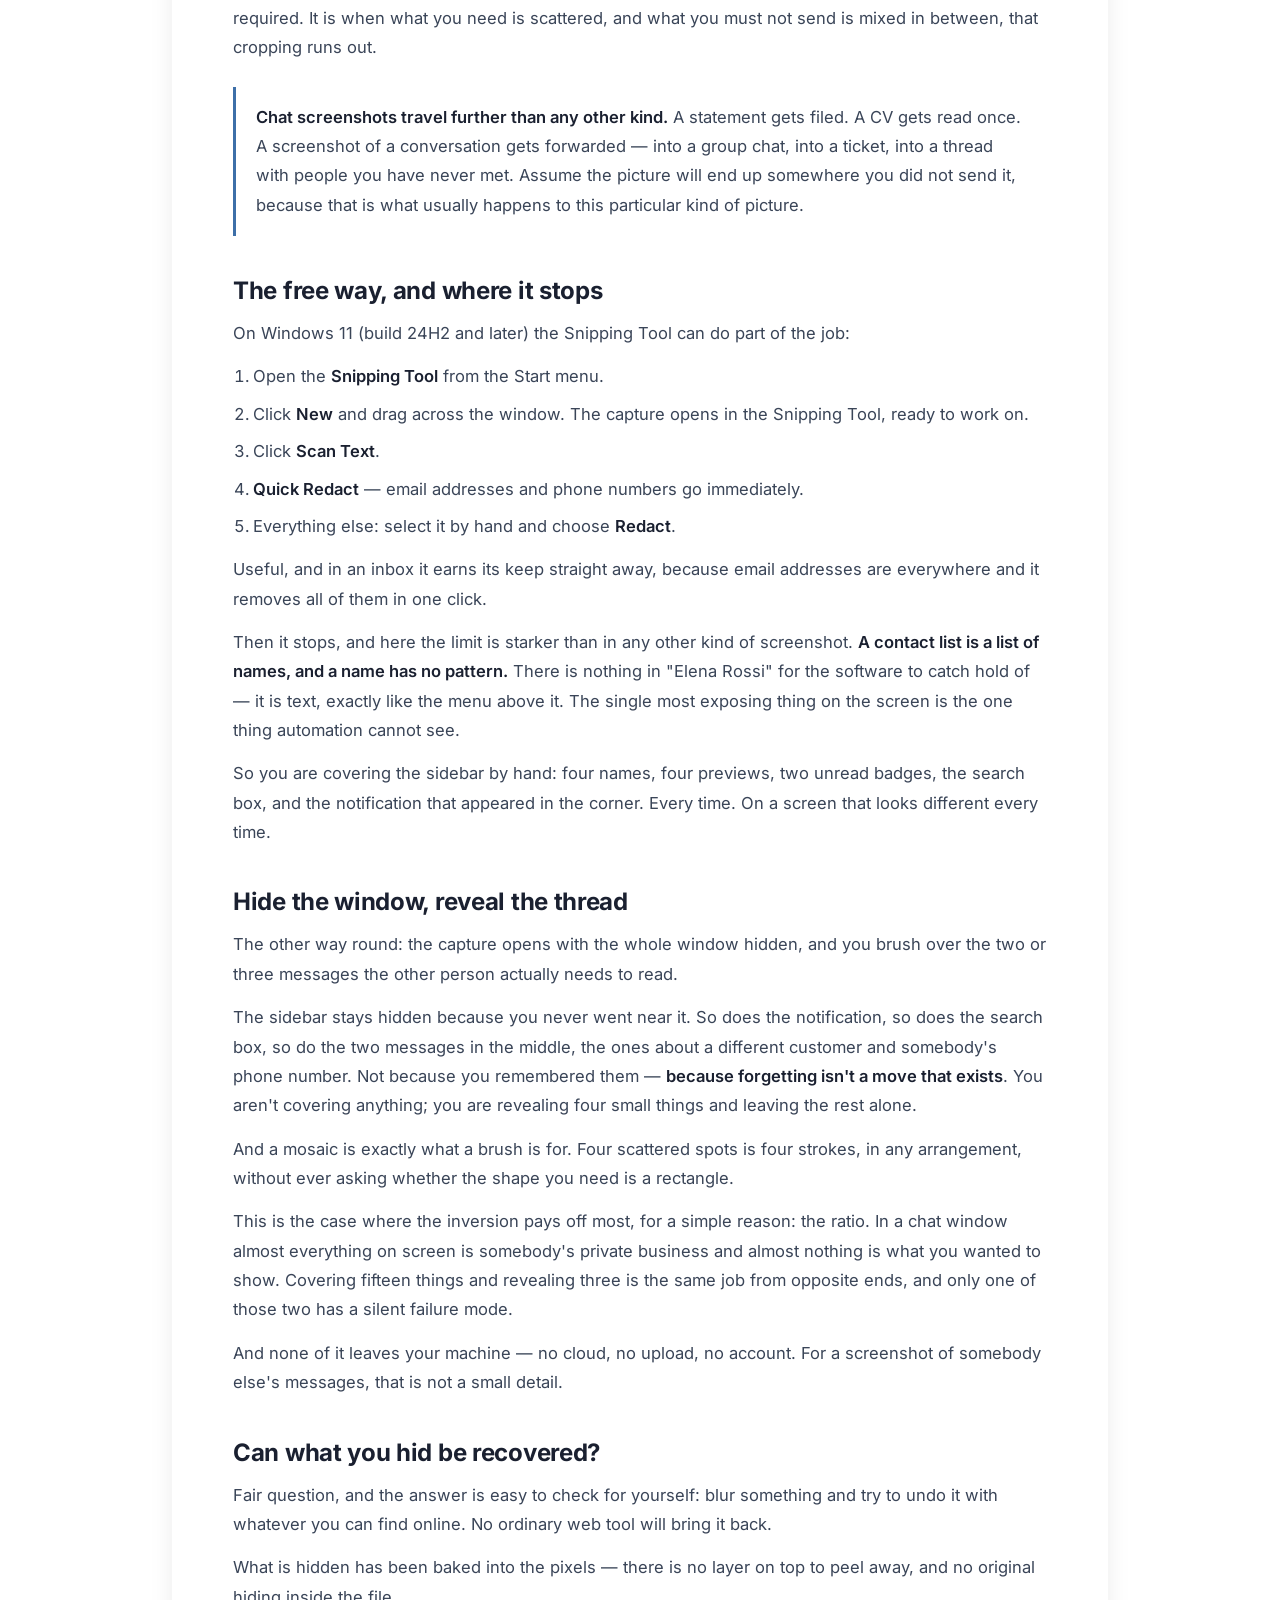
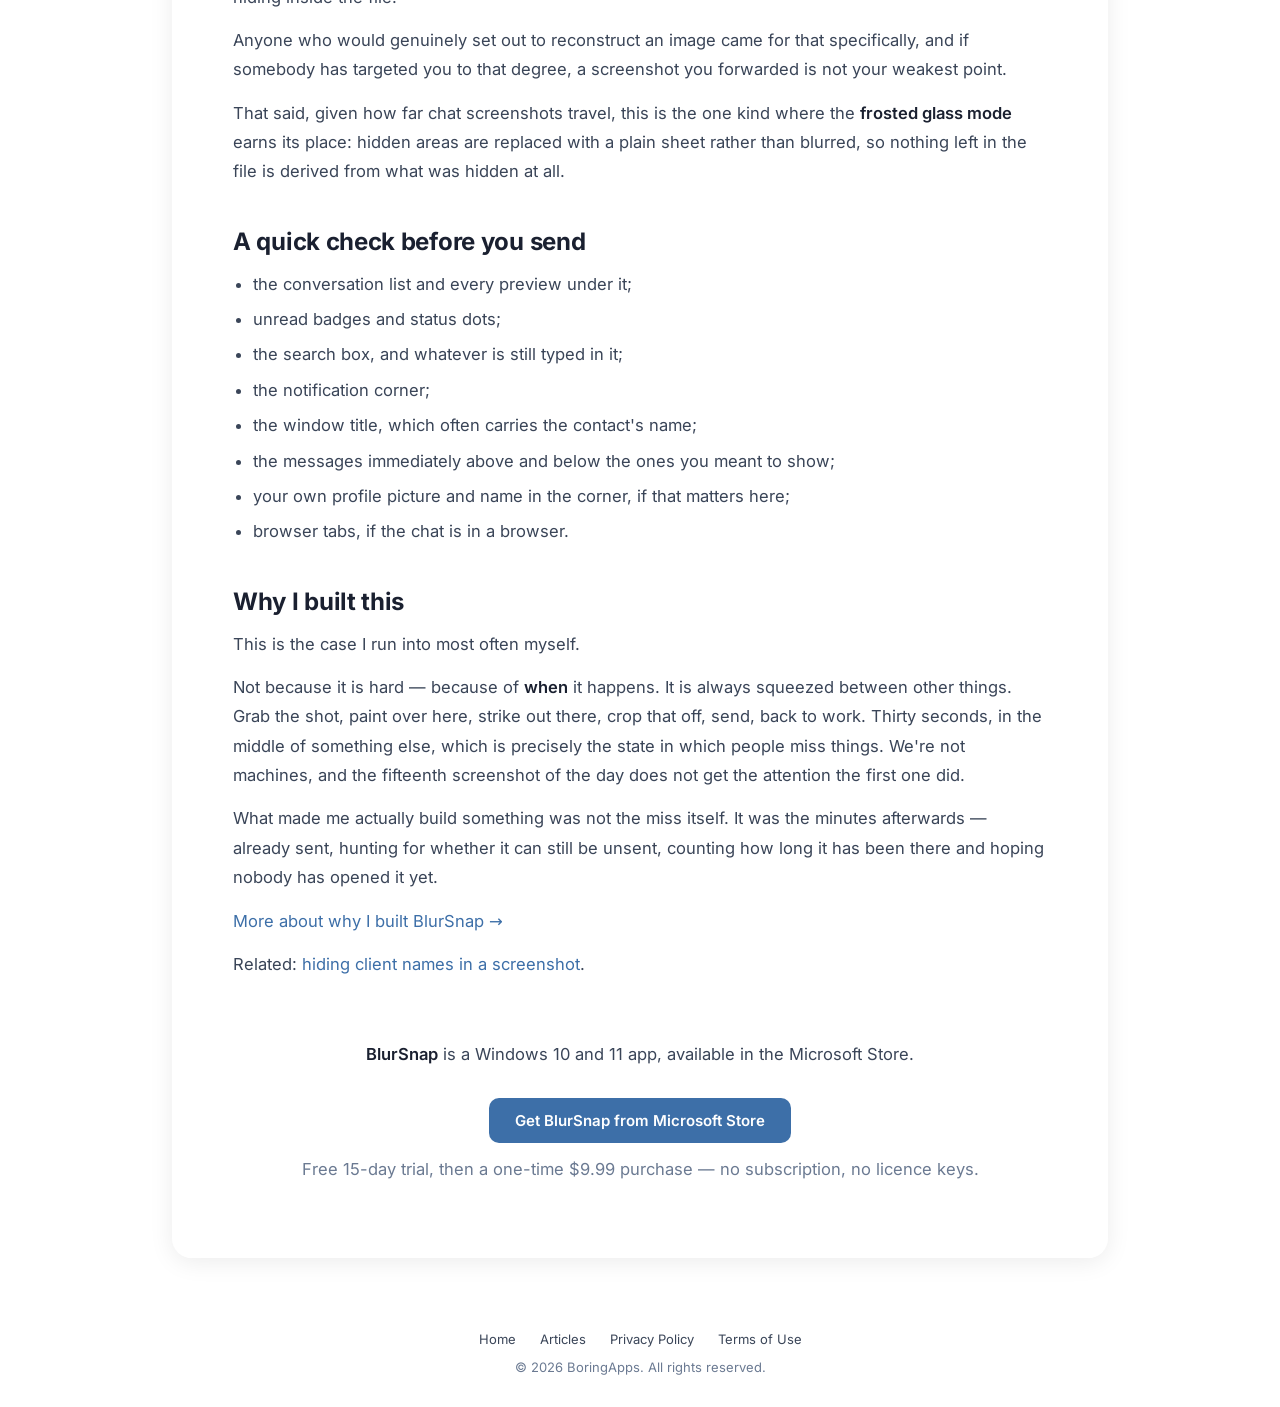
<file: hide-personal-data-chat-screenshot.html>
<!DOCTYPE html>
<html lang="en">
<head>
  <meta charset="UTF-8">
  <meta name="viewport" content="width=device-width, initial-scale=1.0">
  <title>How to Hide Personal Data in a Screenshot of a Chat</title>
  <meta name="description" content="Sharing a screenshot of a conversation? The sidebar, the previews and the contact list carry other people's names. How to show only the messages that matter.">
  <link rel="canonical" href="https://blursnap.app/hide-personal-data-chat-screenshot.html">
  <link rel="icon" href="favicon.ico" sizes="16x16 32x32 48x48">
  <link rel="icon" type="image/png" href="icon-64.png" sizes="64x64">
  <link rel="apple-touch-icon" href="icon-180.png">

  <meta property="og:type" content="article">
  <meta property="og:site_name" content="BlurSnap">
  <meta property="og:title" content="How to Hide Personal Data in a Screenshot of a Chat">
  <meta property="og:description" content="You wanted to show one message. The sidebar sent everyone you talk to, and the previews sent what they said.">
  <meta property="og:url" content="https://blursnap.app/hide-personal-data-chat-screenshot.html">
  <meta property="og:image" content="https://blursnap.app/og-image.png">
  <meta name="twitter:card" content="summary_large_image">
  <meta name="twitter:title" content="How to Hide Personal Data in a Screenshot of a Chat">
  <meta name="twitter:description" content="You wanted to show one message. The sidebar sent everyone you talk to.">
  <meta name="twitter:image" content="https://blursnap.app/og-image.png">

  <link rel="preload" href="fonts/inter-latin.woff2" as="font" type="font/woff2" crossorigin>
  <style>
    /* Inter, self-hosted. On the Google Fonts CDN this sat on the critical path: two
       extra hosts, each costing DNS + TLS + a round trip, and the stylesheet had to
       land before the font file was even requested. The hero paragraph is the LCP
       element, so it waited on that whole chain. One variable file per subset covers
       weights 400-700; only latin is preloaded, latin-ext is fetched on demand. */
    @font-face {
      font-family: 'Inter';
      font-style: normal;
      font-weight: 400 700;
      font-display: swap;
      src: url(fonts/inter-latin.woff2) format('woff2');
      unicode-range: U+0000-00FF, U+0131, U+0152-0153, U+02BB-02BC, U+02C6, U+02DA, U+02DC, U+0304, U+0308, U+0329, U+2000-206F, U+20AC, U+2122, U+2191, U+2193, U+2212, U+2215, U+FEFF, U+FFFD;
    }
    @font-face {
      font-family: 'Inter';
      font-style: normal;
      font-weight: 400 700;
      font-display: swap;
      src: url(fonts/inter-latin-ext.woff2) format('woff2');
      unicode-range: U+0100-02BA, U+02BD-02C5, U+02C7-02CC, U+02CE-02D7, U+02DD-02FF, U+0304, U+0308, U+0329, U+1D00-1DBF, U+1E00-1E9F, U+1EF2-1EFF, U+2020, U+20A0-20AB, U+20AD-20C0, U+2113, U+2C60-2C7F, U+A720-A7FF;
    }
  </style>
  <link rel="stylesheet" href="legal.css">
  <link rel="stylesheet" href="article.css">

  <script type="application/ld+json">
  {
    "@context": "https://schema.org",
    "@type": "Article",
    "headline": "How to Hide Personal Data in a Screenshot of a Chat or Inbox",
    "description": "What leaks when you screenshot a conversation — the sidebar, the message previews, the unread counts and the notifications — and how to share one exchange without sharing everyone else's.",
    "datePublished": "2026-09-29",
    "author": { "@type": "Organization", "name": "BoringApps" },
    "publisher": { "@type": "Organization", "name": "BoringApps" },
    "mainEntityOfPage": "https://blursnap.app/hide-personal-data-chat-screenshot.html"
  }
  </script>
</head>
<body>

  <header>
    <div class="header-inner">
      <a href="index.html" class="logo">
        <img src="icon-64.png" alt="" width="32" height="32"><span>BlurSnap</span>
      </a>
      <nav>
        <a href="articles.html">&larr; All articles</a>
      </nav>
    </div>
  </header>

  <main class="legal article">
    <div class="legal-card">
      <h1>How to Hide Personal Data in a Screenshot of a Chat or Inbox</h1>
      <div class="article-meta">Chats and inboxes &middot; Windows 10 &amp; 11 &middot; Published September 2026</div>

      <h2>You wanted to show one message</h2>

      <p class="lead">You need a colleague or a client to see one line. Confirm what was agreed. Show exactly
      how the customer phrased it. Pass a complaint on to whoever handles complaints.</p>

      <p>So you screenshot the window. And along with the message you meant to show, off goes everything
      else that was on screen:</p>

      <ul>
        <li><strong>The conversation list down the side</strong> — the names of everyone you correspond with.</li>
        <li><strong>The message preview under each name</strong>, which is reliably the most interesting
        fragment of each one.</li>
        <li><strong>Unread counts</strong>, quietly showing who you have been ignoring and for how long.</li>
        <li><strong>Other browser tabs</strong>, with the subject lines of other emails in them.</li>
        <li><strong>A notification</strong> that arrived while you were lining up the shot.</li>
        <li><strong>The search box</strong>, still holding whatever you last looked for.</li>
      </ul>

      <p>One message — and beside it your entire working day, in other people's names.</p>

      <div class="mock-wrap">
        <div>
          <div class="mock" role="img" aria-label="A messaging window with a list of conversations and message previews on the left, and on the right an open thread: its name, a date, and four messages, two of which are about other people entirely.">
            <div class="chat-body">
              <div class="chat-side">
                <div class="chat-conv"><b class="v">Dan Whitfield</b><span class="pv v">Perfect, I&rsquo;ll book the van.</span></div>
                <div class="chat-conv"><b class="v">Elena Rossi</b><span class="pv v">can we push the invoice to&hellip;</span></div>
                <div class="chat-conv"><b class="v">Tom Beckley</b><span class="pv v">sorry about yesterday, I was&hellip;</span></div>
                <div class="chat-conv"><b class="v">Accounts &mdash; Verity Ltd</b><span class="pv v">the payment bounced again</span></div>
                <div class="chat-conv"><b class="v">Mum</b><span class="pv v">did you call the doctor?</span></div>
              </div>
              <div class="chat-main">
                <div class="chat-head">Dan Whitfield &middot; Ashford site</div>
                <div class="bubble">Morning &mdash; quick one</div>
                <div class="chat-date">Tuesday 10 March</div>
                <div class="bubble pick">Yes, confirmed: Friday the 12th, delivery to the Ashford site.</div>
                <div class="bubble">Separately &mdash; Verity Ltd still haven&rsquo;t paid the February invoice.</div>
                <div class="bubble">and can you send me Elena&rsquo;s new number?</div>
                <div class="bubble me pick">Perfect, I&rsquo;ll book the van.</div>
              </div>
            </div>
          </div>
          <div class="mock-cap">What you sent</div>
        </div>
        <div>
          <div class="mock hidden-demo" role="img" aria-label="The same window veiled, with four scattered pieces left readable: the name of the conversation, the date, the message that confirmed it and the reply further down. Everything between and around them stays hidden.">
            <div class="chat-body">
              <div class="chat-side">
                <div class="chat-conv"><b class="v">Dan Whitfield</b><span class="pv v">Perfect, I&rsquo;ll book the van.</span></div>
                <div class="chat-conv"><b class="v">Elena Rossi</b><span class="pv v">can we push the invoice to&hellip;</span></div>
                <div class="chat-conv"><b class="v">Tom Beckley</b><span class="pv v">sorry about yesterday, I was&hellip;</span></div>
                <div class="chat-conv"><b class="v">Accounts &mdash; Verity Ltd</b><span class="pv v">the payment bounced again</span></div>
                <div class="chat-conv"><b class="v">Mum</b><span class="pv v">did you call the doctor?</span></div>
              </div>
              <div class="chat-main">
                <div class="chat-head v pick">Dan Whitfield &middot; Ashford site</div>
                <div class="bubble v">Morning &mdash; quick one</div>
                <div class="chat-date v pick">Tuesday 10 March</div>
                <div class="bubble v pick">Yes, confirmed: Friday the 12th, delivery to the Ashford site.</div>
                <div class="bubble v">Separately &mdash; Verity Ltd still haven&rsquo;t paid the February invoice.</div>
                <div class="bubble v">and can you send me Elena&rsquo;s new number?</div>
                <div class="bubble me v pick">Perfect, I&rsquo;ll book the van.</div>
              </div>
            </div>
          </div>
          <div class="mock-cap">What you meant to send</div>
        </div>
      </div>

      <h2>Why cropping loses the point</h2>

      <p>With most documents you could argue for cropping. With a conversation you usually can't, because in a
      conversation <strong>the context is the evidence</strong>.</p>

      <p>A single message on its own proves nothing. You need to see who wrote it, when, and what it was
      answering. Crop down to the one line and you have removed exactly the part that made it worth sending —
      and invited the reply "yes, but what was that in response to?"</p>

      <p>Look at what actually has to survive in the picture above. The name at the top, so it is clear whose
      conversation this is. The date, because the whole question is which day was agreed. The message that
      confirmed it. And the reply four lines further down, because a confirmation nobody answered is not an
      agreement. Four small things, scattered down the window &mdash; and between them, a note about a
      different customer's unpaid invoice and somebody's phone number.</p>

      <p>That is the shape of the problem: not one block to keep, but <strong>a mosaic</strong>. No rectangle
      contains it. If the lines you need happen to sit next to each other, crop them and you are done &mdash;
      genuinely, no tool required. It is when what you need is scattered, and what you must not send is mixed
      in between, that cropping runs out.</p>

      <div class="note">
        <p><strong>Chat screenshots travel further than any other kind.</strong> A statement gets filed. A CV
        gets read once. A screenshot of a conversation gets forwarded — into a group chat, into a ticket, into
        a thread with people you have never met. Assume the picture will end up somewhere you did not send
        it, because that is what usually happens to this particular kind of picture.</p>
      </div>

      <h2>The free way, and where it stops</h2>

      <p>On Windows 11 (build 24H2 and later) the Snipping Tool can do part of the job:</p>

      <ol>
        <li>Open the <strong>Snipping Tool</strong> from the Start menu.</li>
        <li>Click <strong>New</strong> and drag across the window. The capture opens in the Snipping Tool,
        ready to work on.</li>
        <li>Click <strong>Scan Text</strong>.</li>
        <li><strong>Quick Redact</strong> — email addresses and phone numbers go immediately.</li>
        <li>Everything else: select it by hand and choose <strong>Redact</strong>.</li>
      </ol>

      <p>Useful, and in an inbox it earns its keep straight away, because email addresses are everywhere and
      it removes all of them in one click.</p>

      <p>Then it stops, and here the limit is starker than in any other kind of screenshot.
      <strong>A contact list is a list of names, and a name has no pattern.</strong> There is nothing in
      "Elena Rossi" for the software to catch hold of — it is text, exactly like the menu above it. The
      single most exposing thing on the screen is the one thing automation cannot see.</p>

      <p>So you are covering the sidebar by hand: four names, four previews, two unread badges, the search
      box, and the notification that appeared in the corner. Every time. On a screen that looks different
      every time.</p>

      <h2>Hide the window, reveal the thread</h2>

      <p>The other way round: the capture opens with the whole window hidden, and you brush over the two or
      three messages the other person actually needs to read.</p>

      <p>The sidebar stays hidden because you never went near it. So does the notification, so does the search
      box, so do the two messages in the middle, the ones about a different customer and somebody's phone
      number. Not because you remembered them — <strong>because forgetting isn't a move that exists</strong>.
      You aren't covering anything; you are revealing four small things and leaving the rest alone.</p>

      <p>And a mosaic is exactly what a brush is for. Four scattered spots is four strokes, in any arrangement,
      without ever asking whether the shape you need is a rectangle.</p>

      <p>This is the case where the inversion pays off most, for a simple reason: the ratio. In a chat window
      almost everything on screen is somebody's private business and almost nothing is what you wanted to
      show. Covering fifteen things and revealing three is the same job from opposite ends, and only one of
      those two has a silent failure mode.</p>

      <p>And none of it leaves your machine — no cloud, no upload, no account. For a screenshot of somebody
      else's messages, that is not a small detail.</p>

      <h2>Can what you hid be recovered?</h2>

      <p>Fair question, and the answer is easy to check for yourself: blur something and try to undo it with
      whatever you can find online. No ordinary web tool will bring it back.</p>

      <p>What is hidden has been baked into the pixels — there is no layer on top to peel away, and no
      original hiding inside the file.</p>

      <p>Anyone who would genuinely set out to reconstruct an image came for that specifically, and if
      somebody has targeted you to that degree, a screenshot you forwarded is not your weakest point.</p>

      <p>That said, given how far chat screenshots travel, this is the one kind where the
      <strong>frosted glass mode</strong> earns its place: hidden areas are replaced with a plain sheet rather
      than blurred, so nothing left in the file is derived from what was hidden at all.</p>

      <h2>A quick check before you send</h2>

      <ul>
        <li>the conversation list and every preview under it;</li>
        <li>unread badges and status dots;</li>
        <li>the search box, and whatever is still typed in it;</li>
        <li>the notification corner;</li>
        <li>the window title, which often carries the contact's name;</li>
        <li>the messages immediately above and below the ones you meant to show;</li>
        <li>your own profile picture and name in the corner, if that matters here;</li>
        <li>browser tabs, if the chat is in a browser.</li>
      </ul>

      <h2>Why I built this</h2>

      <p>This is the case I run into most often myself.</p>

      <p>Not because it is hard — because of <strong>when</strong> it happens. It is always squeezed between
      other things. Grab the shot, paint over here, strike out there, crop that off, send, back to work.
      Thirty seconds, in the middle of something else, which is precisely the state in which people miss
      things. We're not machines, and the fifteenth screenshot of the day does not get the attention the
      first one did.</p>

      <p>What made me actually build something was not the miss itself. It was the minutes afterwards —
      already sent, hunting for whether it can still be unsent, counting how long it has been there and
      hoping nobody has opened it yet.</p>

      <p><a href="why-i-built-blursnap.html">More about why I built BlurSnap &rarr;</a></p>

      <p>Related: <a href="hide-client-names-in-screenshots.html">hiding client names in a screenshot</a>.</p>

      <!-- RELATED: re-enable each link only after that article is live
      <p>Related: <a href="hide-client-names-in-screenshots.html">hiding client names in a screenshot</a> and
      <a href="redact-screenshot-windows.html">what Windows can already redact for free</a>.</p>
      -->

      <div class="cta">
        <p><strong>BlurSnap</strong> is a Windows 10 and 11 app, available in the Microsoft Store.</p>
        <a class="btn" href="https://apps.microsoft.com/detail/9NWTN48SG6K3">Get BlurSnap from Microsoft Store</a>
        <p class="fine">Free 15-day trial, then a one-time $9.99 purchase — no subscription, no licence keys.</p>
      </div>

    </div>
  </main>

  <footer>
    <a href="index.html">Home</a>
    <a href="articles.html">Articles</a>
    <a href="privacy.html">Privacy Policy</a>
    <a href="terms.html">Terms of Use</a>
    <div style="margin-top:12px;">&copy; 2026 BoringApps. All rights reserved.</div>
  </footer>

  <script type='module' src='https://static.cloudflareinsights.com/beacon.min.js' data-cf-beacon='{"token": "2e0156c7e4474e0494445b48694e15ca"}'></script>
</body>
</html>
</file>
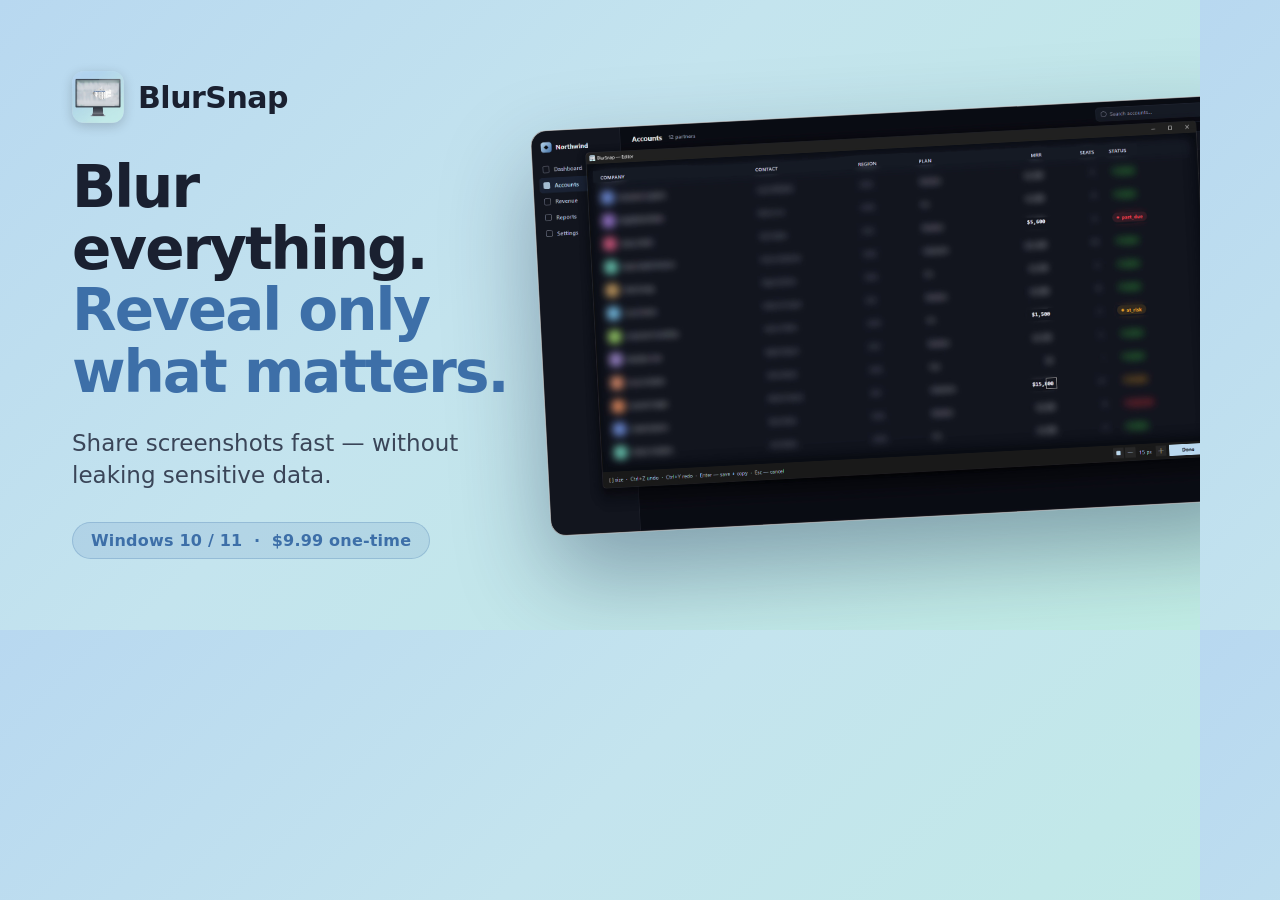
<file: og.html>
<!doctype html>
<html lang="en">
<head>
<meta charset="utf-8">
<!-- Internal asset, not a page: rendered inside an iframe on index.html (hero-demo)
     or used only to shoot the OG image. Bing had indexed hero-demo.html as a
     standalone result, which is thin duplicate junk. noindex via meta, NOT via
     robots.txt — a Disallow would stop the crawler from ever seeing this tag,
     leaving the already-indexed URL stuck in the index. -->
<meta name="robots" content="noindex, nofollow">
<style>
  *{box-sizing:border-box;margin:0;padding:0}
  html,body{width:1200px;height:630px;overflow:hidden}
  body{
    font-family:'Segoe UI',-apple-system,system-ui,sans-serif;
    background:linear-gradient(135deg,#B8D8F0 0%,#C4E4EE 42%,#C0ECE4 100%);
    color:#1a2030;position:relative;
  }
  .wrap{display:flex;height:100%;align-items:center}
  .left{width:560px;flex:0 0 560px;padding:0 0 0 72px;z-index:2}
  .brand{display:flex;align-items:center;gap:14px;margin-bottom:34px}
  .brand img{width:52px;height:52px;border-radius:12px;box-shadow:0 3px 12px rgba(0,0,0,.18)}
  .brand span{font-size:30px;font-weight:700;letter-spacing:-.5px}
  h1{font-size:58px;font-weight:700;line-height:1.06;letter-spacing:-2px;margin-bottom:24px}
  h1 .accent{color:#3d6fa8}
  p{font-size:23px;font-weight:500;color:#3a4558;line-height:1.4;max-width:470px}
  .badge{display:inline-block;margin-top:30px;font-size:16px;font-weight:600;
    color:#3d6fa8;background:rgba(61,111,168,.12);border:1px solid rgba(61,111,168,.25);
    padding:8px 18px;border-radius:999px;letter-spacing:.2px}
  /* product shot bleeding off the right edge */
  .shot{position:absolute;right:-60px;top:50%;transform:translateY(-50%) rotate(-3deg);
    width:720px;border-radius:16px;overflow:hidden;background:#0b0e14;
    border:1px solid rgba(255,255,255,.6);
    box-shadow:0 40px 90px rgba(20,40,70,.38)}
  .shot img{display:block;width:100%;height:auto}
</style>
</head>
<body>
  <div class="wrap">
    <div class="left">
      <div class="brand">
        <img src="favicon.png" alt="">
        <span>BlurSnap</span>
      </div>
      <h1>Blur everything.<br><span class="accent">Reveal only what matters.</span></h1>
      <p>Share screenshots fast — without leaking sensitive data.</p>
      <div class="badge">Windows 10 / 11 &nbsp;·&nbsp; $9.99 one-time</div>
    </div>
  </div>
  <div class="shot"><img src="how-2-paint.png" alt=""></div>
</body>
</html>
</file>
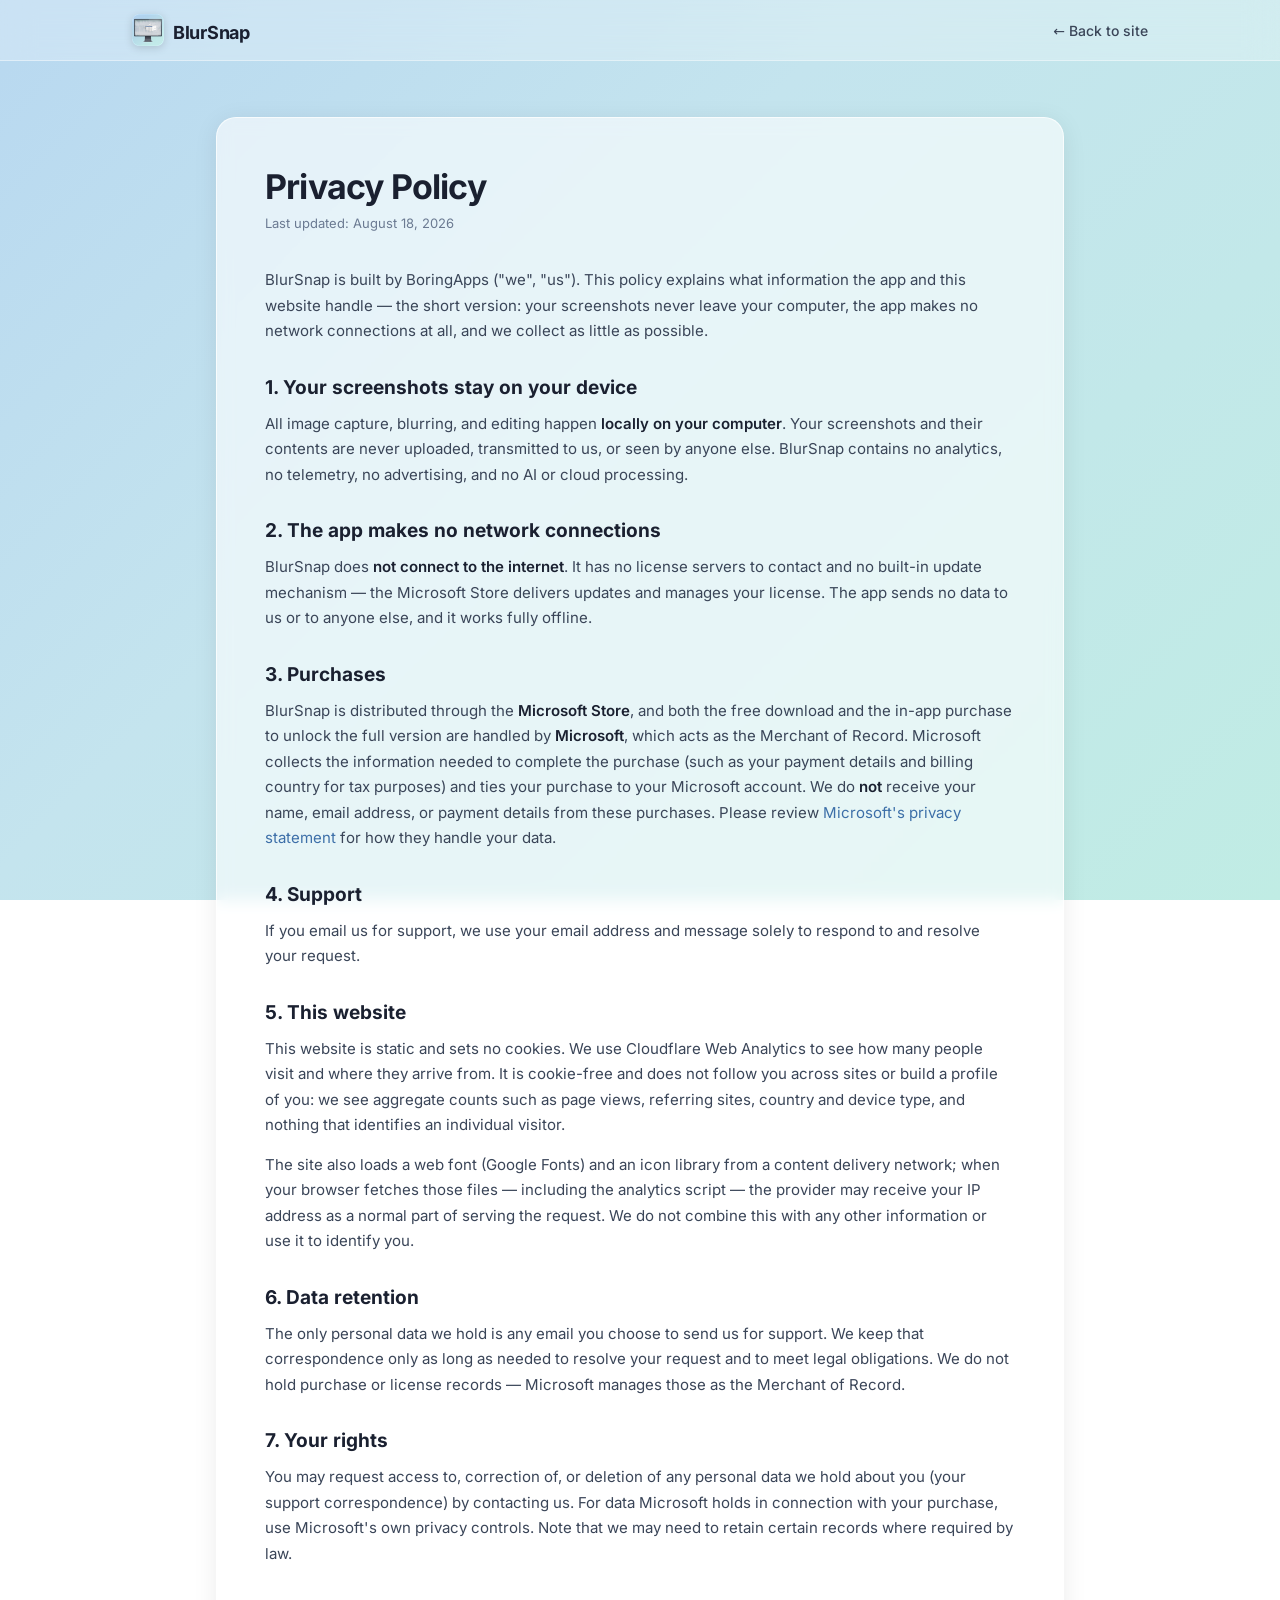
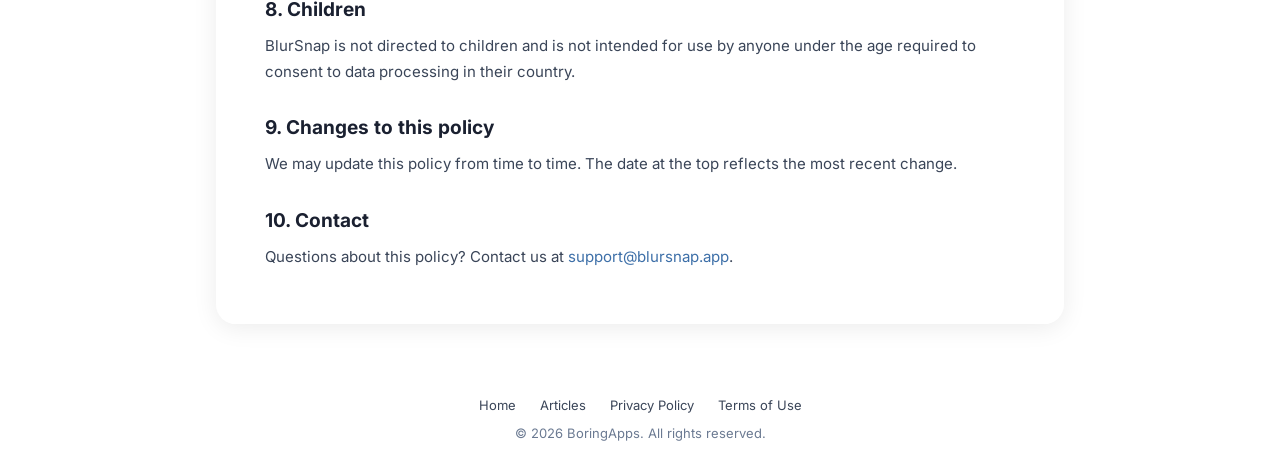
<file: privacy.html>
<!DOCTYPE html>
<html lang="en">
<head>
  <meta charset="UTF-8">
  <meta name="viewport" content="width=device-width, initial-scale=1.0">
  <title>Privacy Policy — BlurSnap</title>
  <meta name="description" content="BlurSnap privacy policy: screenshots never leave your PC. No cloud, no uploads, no accounts, no tracking — the app makes no network calls at all.">
  <link rel="canonical" href="https://blursnap.app/privacy.html">
  <link rel="icon" href="favicon.ico" sizes="16x16 32x32 48x48">
  <link rel="icon" type="image/png" href="icon-64.png" sizes="64x64">
  <link rel="apple-touch-icon" href="icon-180.png">
  <link rel="preload" href="fonts/inter-latin.woff2" as="font" type="font/woff2" crossorigin>
  <style>
    /* Inter, self-hosted. On the Google Fonts CDN this sat on the critical path: two
       extra hosts, each costing DNS + TLS + a round trip, and the stylesheet had to
       land before the font file was even requested. The hero paragraph is the LCP
       element, so it waited on that whole chain. One variable file per subset covers
       weights 400-700; only latin is preloaded, latin-ext is fetched on demand. */
    @font-face {
      font-family: 'Inter';
      font-style: normal;
      font-weight: 400 700;
      font-display: swap;
      src: url(fonts/inter-latin.woff2) format('woff2');
      unicode-range: U+0000-00FF, U+0131, U+0152-0153, U+02BB-02BC, U+02C6, U+02DA, U+02DC, U+0304, U+0308, U+0329, U+2000-206F, U+20AC, U+2122, U+2191, U+2193, U+2212, U+2215, U+FEFF, U+FFFD;
    }
    @font-face {
      font-family: 'Inter';
      font-style: normal;
      font-weight: 400 700;
      font-display: swap;
      src: url(fonts/inter-latin-ext.woff2) format('woff2');
      unicode-range: U+0100-02BA, U+02BD-02C5, U+02C7-02CC, U+02CE-02D7, U+02DD-02FF, U+0304, U+0308, U+0329, U+1D00-1DBF, U+1E00-1E9F, U+1EF2-1EFF, U+2020, U+20A0-20AB, U+20AD-20C0, U+2113, U+2C60-2C7F, U+A720-A7FF;
    }
  </style>
  <link rel="stylesheet" href="legal.css">
</head>
<body>

  <header>
    <div class="header-inner">
      <a href="index.html" class="logo">
        <img src="icon-64.png" alt="" width="32" height="32"><span>BlurSnap</span>
      </a>
      <nav>
        <a href="index.html">&larr; Back to site</a>
      </nav>
    </div>
  </header>

  <main class="legal">
    <div class="legal-card">
      <h1>Privacy Policy</h1>
      <div class="legal-updated">Last updated: August 18, 2026</div>

      <p class="legal-intro">BlurSnap is built by BoringApps ("we", "us"). This policy explains what
      information the app and this website handle — the short version: your screenshots never leave your
      computer, the app makes no network connections at all, and we collect as little as possible.</p>

      <h2>1. Your screenshots stay on your device</h2>
      <p>All image capture, blurring, and editing happen <strong>locally on your computer</strong>. Your
      screenshots and their contents are never uploaded, transmitted to us, or seen by anyone else. BlurSnap
      contains no analytics, no telemetry, no advertising, and no AI or cloud processing.</p>

      <h2>2. The app makes no network connections</h2>
      <p>BlurSnap does <strong>not connect to the internet</strong>. It has no license servers to contact and
      no built-in update mechanism — the Microsoft Store delivers updates and manages your license. The app
      sends no data to us or to anyone else, and it works fully offline.</p>

      <h2>3. Purchases</h2>
      <p>BlurSnap is distributed through the <strong>Microsoft Store</strong>, and both the free download and
      the in-app purchase to unlock the full version are handled by <strong>Microsoft</strong>, which acts as
      the Merchant of Record. Microsoft collects the information needed to complete the purchase (such as your
      payment details and billing country for tax purposes) and ties your purchase to your Microsoft account.
      We do <strong>not</strong> receive your name, email address, or payment details from these purchases.
      Please review
      <a href="https://privacy.microsoft.com/privacystatement" target="_blank" rel="noopener">Microsoft's privacy statement</a>
      for how they handle your data.</p>

      <h2>4. Support</h2>
      <p>If you email us for support, we use your email address and message solely to respond to and resolve
      your request.</p>

      <h2>5. This website</h2>
      <p>This website is static and sets no cookies. We use Cloudflare Web Analytics to see how many people
      visit and where they arrive from. It is cookie-free and does not follow you across sites or build a
      profile of you: we see aggregate counts such as page views, referring sites, country and device type,
      and nothing that identifies an individual visitor.</p>

      <p>The site also loads a web font (Google Fonts) and an icon library from a content delivery network;
      when your browser fetches those files — including the analytics script — the provider may receive your
      IP address as a normal part of serving the request. We do not combine this with any other information
      or use it to identify you.</p>

      <h2>6. Data retention</h2>
      <p>The only personal data we hold is any email you choose to send us for support. We keep that
      correspondence only as long as needed to resolve your request and to meet legal obligations. We do not
      hold purchase or license records — Microsoft manages those as the Merchant of Record.</p>

      <h2>7. Your rights</h2>
      <p>You may request access to, correction of, or deletion of any personal data we hold about you (your
      support correspondence) by contacting us. For data Microsoft holds in connection with your purchase, use
      Microsoft's own privacy controls. Note that we may need to retain certain records where required by law.</p>

      <h2>8. Children</h2>
      <p>BlurSnap is not directed to children and is not intended for use by anyone under the age required to
      consent to data processing in their country.</p>

      <h2>9. Changes to this policy</h2>
      <p>We may update this policy from time to time. The date at the top reflects the most recent change.</p>

      <h2>10. Contact</h2>
      <p>Questions about this policy? Contact us at
      <a href="mailto:support@blursnap.app">support@blursnap.app</a>.</p>
    </div>
  </main>

  <footer>
    <a href="index.html">Home</a>
    <a href="articles.html">Articles</a>
    <a href="privacy.html">Privacy Policy</a>
    <a href="terms.html">Terms of Use</a>
    <div style="margin-top:12px;">&copy; 2026 BoringApps. All rights reserved.</div>
  </footer>

  <!-- Cloudflare Web Analytics — see index.html for why this is a snippet and not
       Cloudflare's automatic injection. Cookie-free; described in section 5 above. -->
  <script type='module' src='https://static.cloudflareinsights.com/beacon.min.js' data-cf-beacon='{"token": "2e0156c7e4474e0494445b48694e15ca"}'></script>
</body>
</html>
</file>
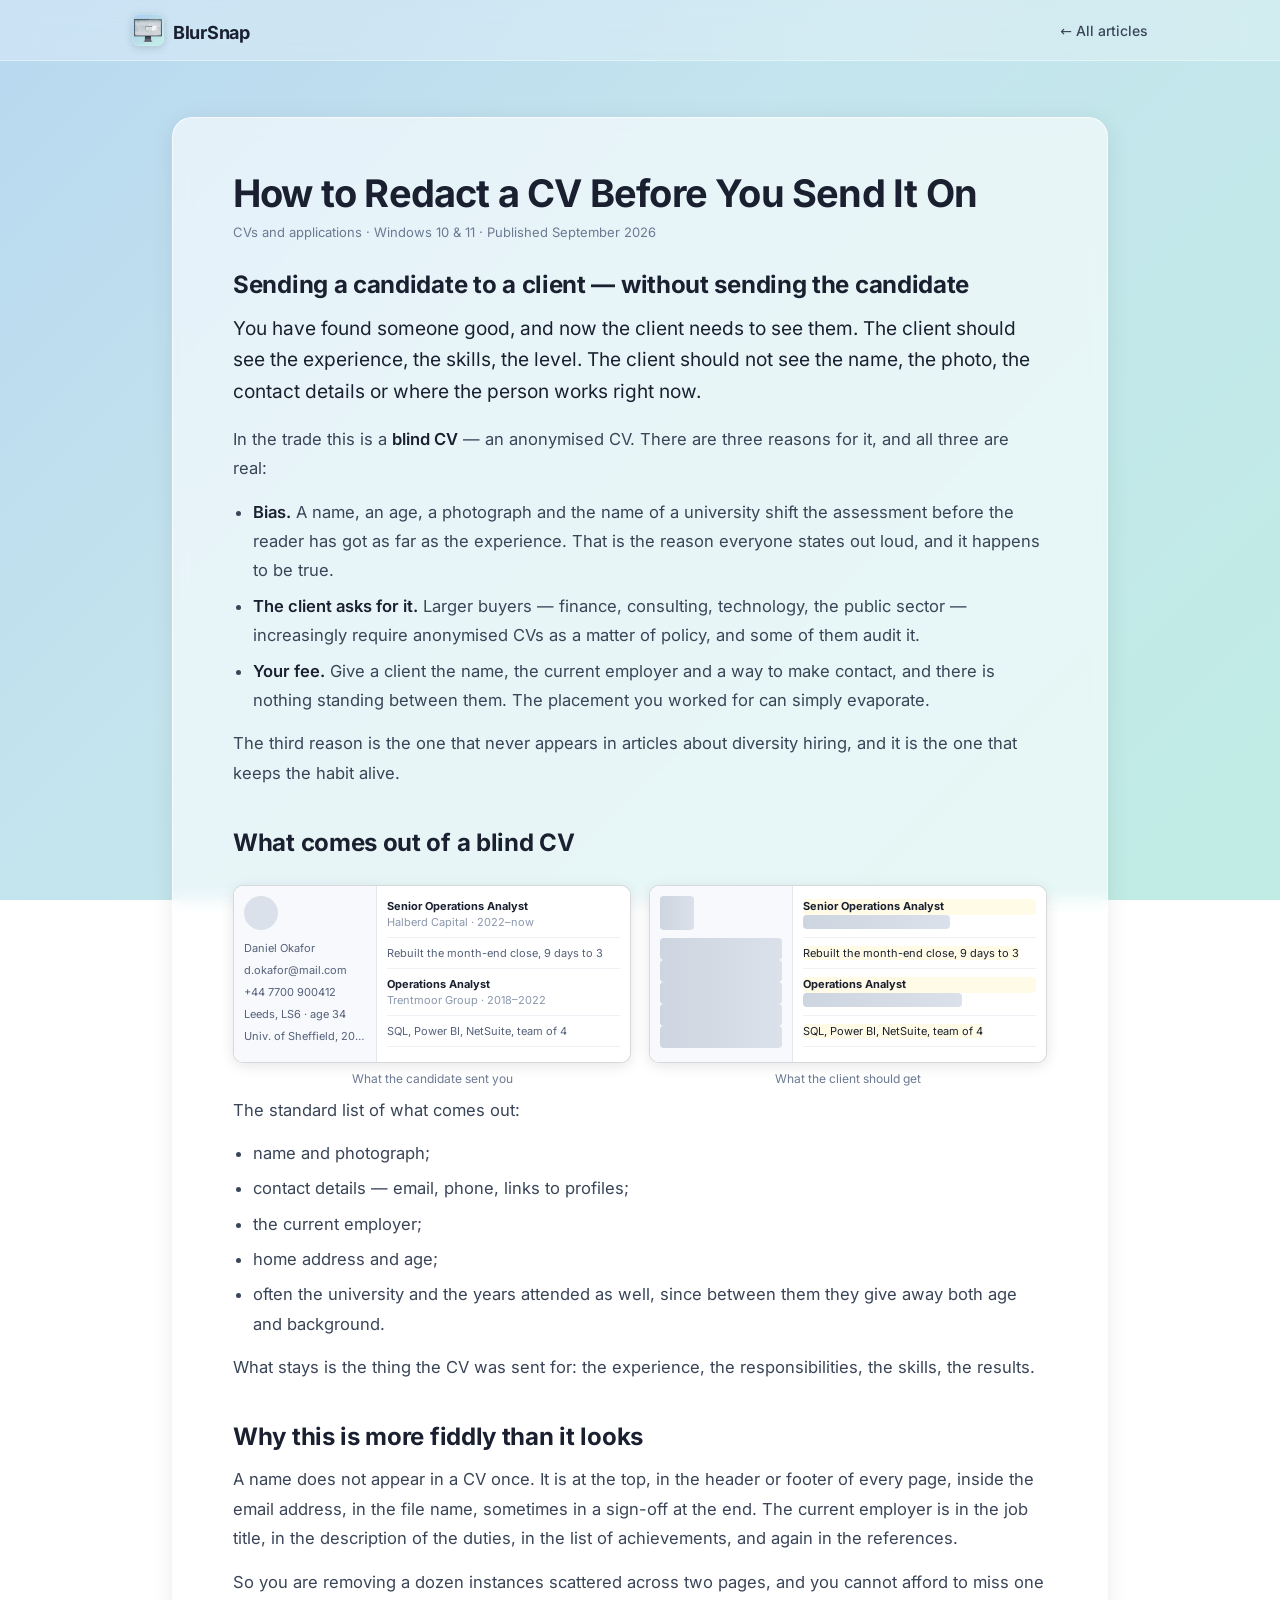
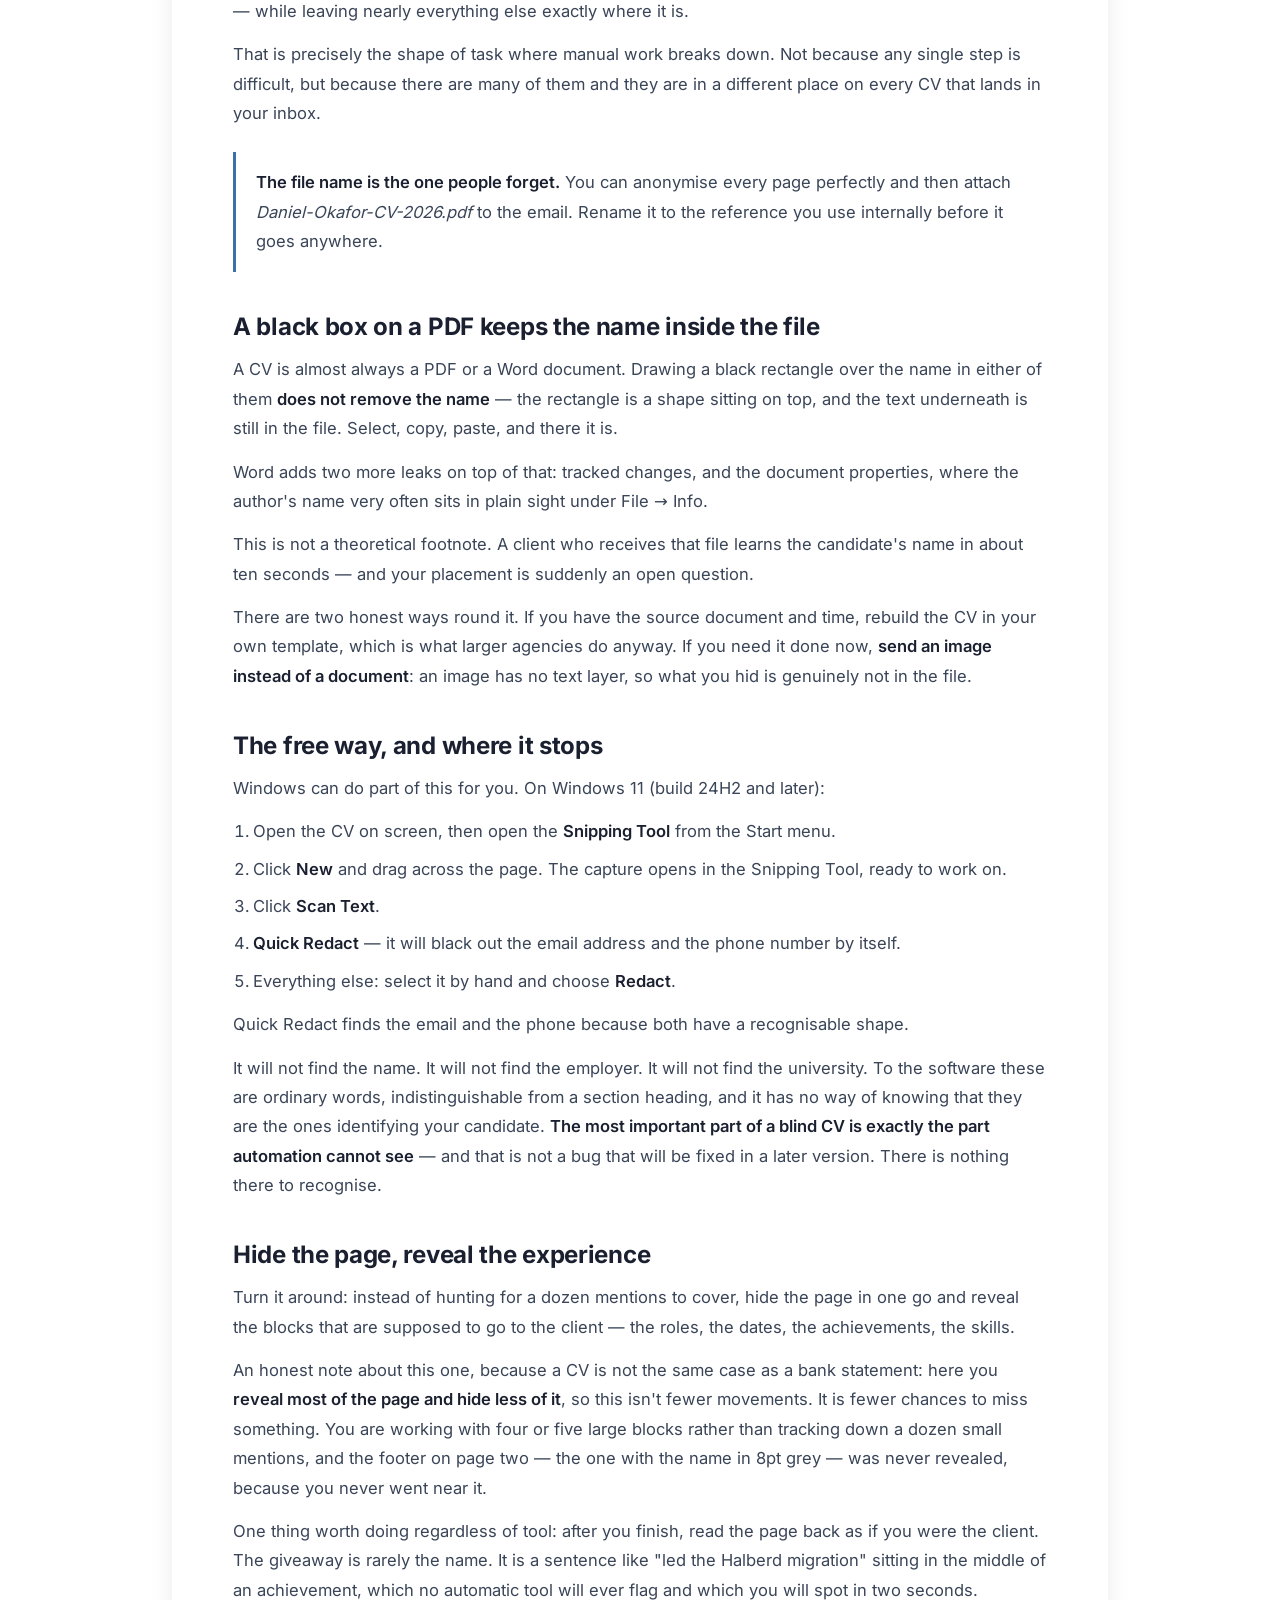
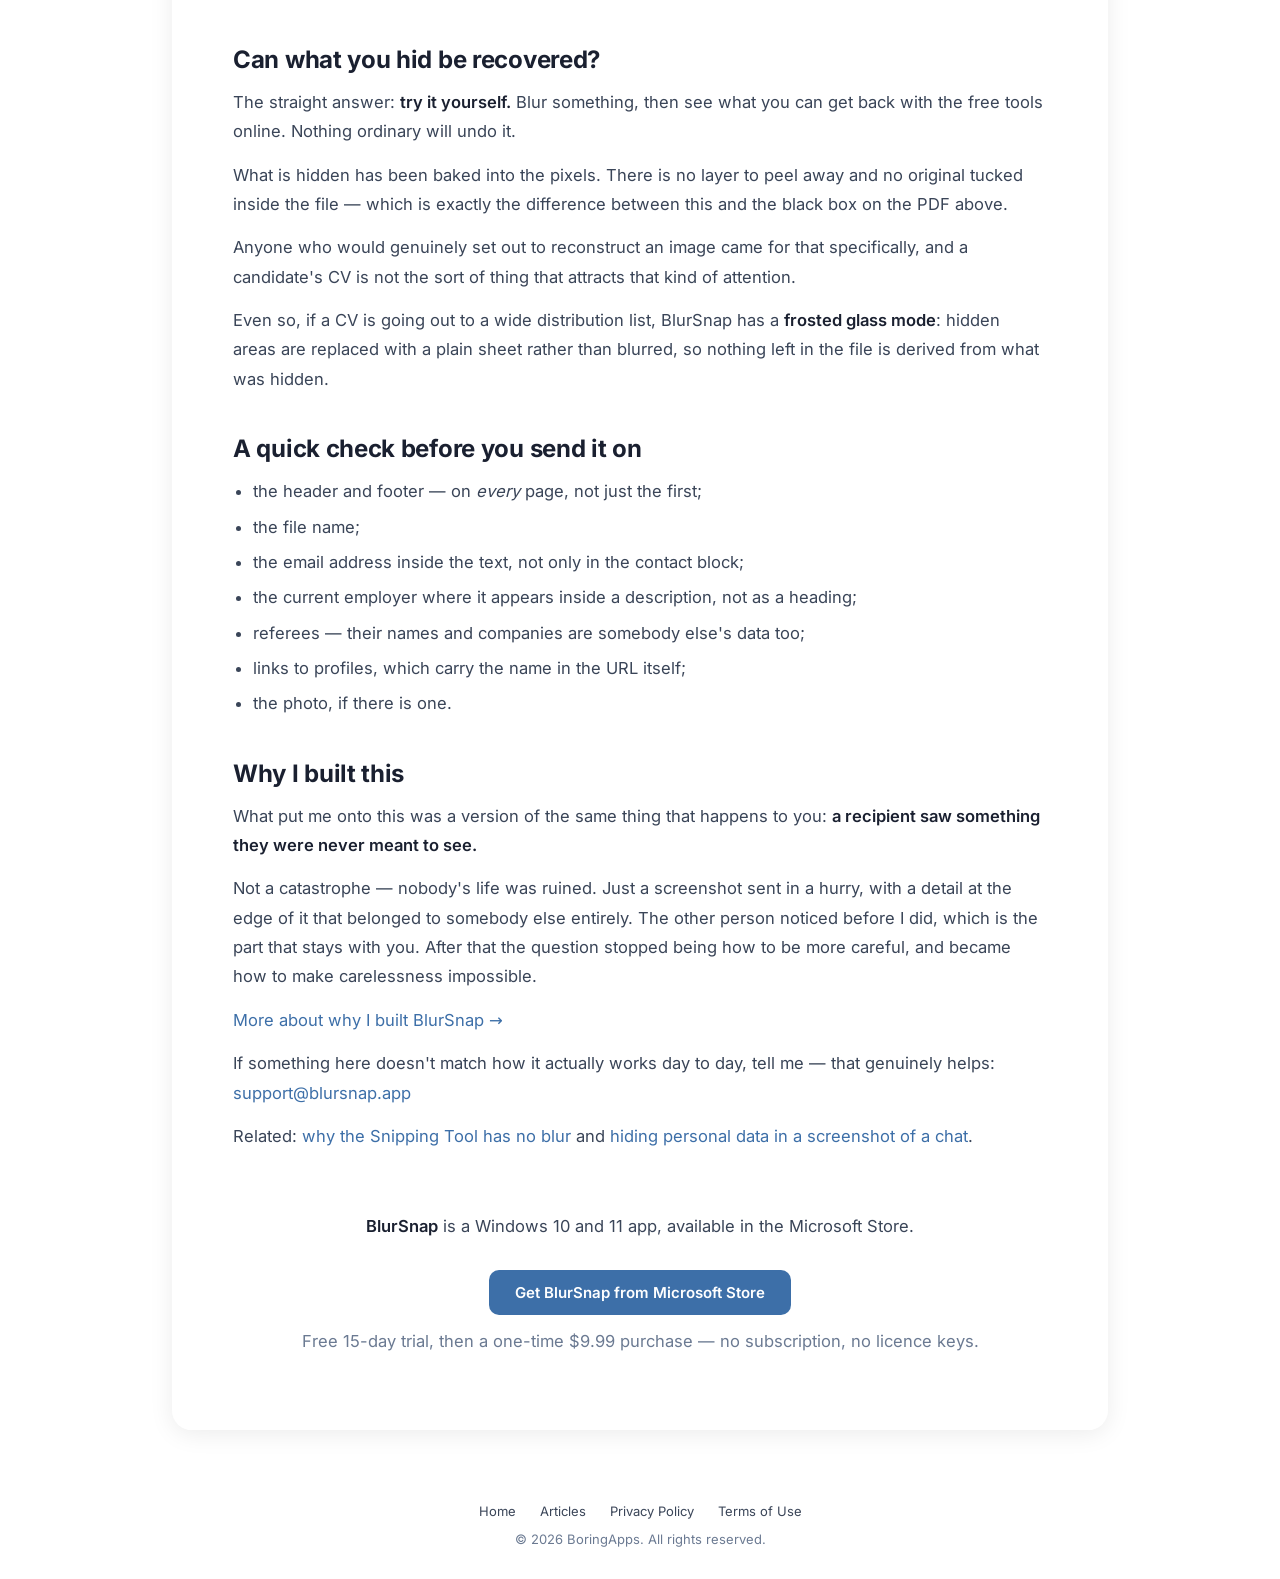
<file: redact-cv-before-sending.html>
<!DOCTYPE html>
<html lang="en">
<head>
  <meta charset="UTF-8">
  <meta name="viewport" content="width=device-width, initial-scale=1.0">
  <title>How to Redact a CV Before You Send It On</title>
  <meta name="description" content="Blind CVs protect the candidate, satisfy the client and keep the placement yours. What to strip out, and why the usual black-box method leaves the name in the file.">
  <link rel="canonical" href="https://blursnap.app/redact-cv-before-sending.html">
  <link rel="icon" href="favicon.ico" sizes="16x16 32x32 48x48">
  <link rel="icon" type="image/png" href="icon-64.png" sizes="64x64">
  <link rel="apple-touch-icon" href="icon-180.png">

  <meta property="og:type" content="article">
  <meta property="og:site_name" content="BlurSnap">
  <meta property="og:title" content="How to Redact a CV Before You Send It On">
  <meta property="og:description" content="A blind CV shows the experience and hides the person. Here&#8217;s what comes out, and why a black box over the name doesn&#8217;t remove it.">
  <meta property="og:url" content="https://blursnap.app/redact-cv-before-sending.html">
  <meta property="og:image" content="https://blursnap.app/og-image.png">
  <meta name="twitter:card" content="summary_large_image">
  <meta name="twitter:title" content="How to Redact a CV Before You Send It On">
  <meta name="twitter:description" content="A blind CV shows the experience and hides the person. What comes out, and why a black box over the name doesn&#8217;t remove it.">
  <meta name="twitter:image" content="https://blursnap.app/og-image.png">

  <link rel="preload" href="fonts/inter-latin.woff2" as="font" type="font/woff2" crossorigin>
  <style>
    /* Inter, self-hosted. On the Google Fonts CDN this sat on the critical path: two
       extra hosts, each costing DNS + TLS + a round trip, and the stylesheet had to
       land before the font file was even requested. The hero paragraph is the LCP
       element, so it waited on that whole chain. One variable file per subset covers
       weights 400-700; only latin is preloaded, latin-ext is fetched on demand. */
    @font-face {
      font-family: 'Inter';
      font-style: normal;
      font-weight: 400 700;
      font-display: swap;
      src: url(fonts/inter-latin.woff2) format('woff2');
      unicode-range: U+0000-00FF, U+0131, U+0152-0153, U+02BB-02BC, U+02C6, U+02DA, U+02DC, U+0304, U+0308, U+0329, U+2000-206F, U+20AC, U+2122, U+2191, U+2193, U+2212, U+2215, U+FEFF, U+FFFD;
    }
    @font-face {
      font-family: 'Inter';
      font-style: normal;
      font-weight: 400 700;
      font-display: swap;
      src: url(fonts/inter-latin-ext.woff2) format('woff2');
      unicode-range: U+0100-02BA, U+02BD-02C5, U+02C7-02CC, U+02CE-02D7, U+02DD-02FF, U+0304, U+0308, U+0329, U+1D00-1DBF, U+1E00-1E9F, U+1EF2-1EFF, U+2020, U+20A0-20AB, U+20AD-20C0, U+2113, U+2C60-2C7F, U+A720-A7FF;
    }
  </style>
  <link rel="stylesheet" href="legal.css">
  <link rel="stylesheet" href="article.css">

  <script type="application/ld+json">
  {
    "@context": "https://schema.org",
    "@type": "Article",
    "headline": "How to Redact a CV Before You Send It On",
    "description": "What to remove from a candidate's CV before it goes to a client, why the name survives a black box drawn over it, and how to anonymise a CV without losing the experience underneath.",
    "datePublished": "2026-09-09",
    "author": { "@type": "Organization", "name": "BoringApps" },
    "publisher": { "@type": "Organization", "name": "BoringApps" },
    "mainEntityOfPage": "https://blursnap.app/redact-cv-before-sending.html"
  }
  </script>
</head>
<body>

  <header>
    <div class="header-inner">
      <a href="index.html" class="logo">
        <img src="icon-64.png" alt="" width="32" height="32"><span>BlurSnap</span>
      </a>
      <nav>
        <a href="articles.html">&larr; All articles</a>
      </nav>
    </div>
  </header>

  <main class="legal article">
    <div class="legal-card">
      <h1>How to Redact a CV Before You Send It On</h1>
      <div class="article-meta">CVs and applications &middot; Windows 10 &amp; 11 &middot; Published September 2026</div>

      <h2>Sending a candidate to a client — without sending the candidate</h2>

      <p class="lead">You have found someone good, and now the client needs to see them. The client should see
      the experience, the skills, the level. The client should not see the name, the photo, the contact
      details or where the person works right now.</p>

      <p>In the trade this is a <strong>blind CV</strong> — an anonymised CV. There are three reasons for it,
      and all three are real:</p>

      <ul>
        <li><strong>Bias.</strong> A name, an age, a photograph and the name of a university shift the
        assessment before the reader has got as far as the experience. That is the reason everyone states out
        loud, and it happens to be true.</li>
        <li><strong>The client asks for it.</strong> Larger buyers — finance, consulting, technology, the
        public sector — increasingly require anonymised CVs as a matter of policy, and some of them audit it.</li>
        <li><strong>Your fee.</strong> Give a client the name, the current employer and a way to make contact,
        and there is nothing standing between them. The placement you worked for can simply evaporate.</li>
      </ul>

      <p>The third reason is the one that never appears in articles about diversity hiring, and it is the one
      that keeps the habit alive.</p>

      <h2>What comes out of a blind CV</h2>

      <div class="mock-wrap">
        <div>
          <div class="mock" role="img" aria-label="A CV with a photo, name, contact details and current employer in the left column and the work history on the right.">
            <div class="cv-body">
              <div class="cv-side">
                <div class="cv-photo v"></div>
                <span class="l v">Daniel Okafor</span>
                <span class="l v">d.okafor@mail.com</span>
                <span class="l v">+44 7700 900412</span>
                <span class="l v">Leeds, LS6 &middot; age 34</span>
                <span class="l v">Univ. of Sheffield, 2014</span>
              </div>
              <div class="cv-main">
                <div class="cv-job"><b class="pick">Senior Operations Analyst</b><span class="d v">Halberd Capital &middot; 2022&ndash;now</span></div>
                <div class="cv-job"><span class="t pick">Rebuilt the month-end close, 9 days to 3</span></div>
                <div class="cv-job"><b class="pick">Operations Analyst</b><span class="d v">Trentmoor Group &middot; 2018&ndash;2022</span></div>
                <div class="cv-job"><span class="t pick">SQL, Power BI, NetSuite, team of 4</span></div>
              </div>
            </div>
          </div>
          <div class="mock-cap">What the candidate sent you</div>
        </div>
        <div>
          <div class="mock hidden-demo" role="img" aria-label="The same CV with the photo, name, contacts and employer names veiled, and the roles and achievements still readable.">
            <div class="cv-body">
              <div class="cv-side">
                <div class="cv-photo v"></div>
                <span class="l v">Daniel Okafor</span>
                <span class="l v">d.okafor@mail.com</span>
                <span class="l v">+44 7700 900412</span>
                <span class="l v">Leeds, LS6 &middot; age 34</span>
                <span class="l v">Univ. of Sheffield, 2014</span>
              </div>
              <div class="cv-main">
                <div class="cv-job"><b class="v pick">Senior Operations Analyst</b><span class="d v">Halberd Capital &middot; 2022&ndash;now</span></div>
                <div class="cv-job"><span class="t v pick">Rebuilt the month-end close, 9 days to 3</span></div>
                <div class="cv-job"><b class="v pick">Operations Analyst</b><span class="d v">Trentmoor Group &middot; 2018&ndash;2022</span></div>
                <div class="cv-job"><span class="t v pick">SQL, Power BI, NetSuite, team of 4</span></div>
              </div>
            </div>
          </div>
          <div class="mock-cap">What the client should get</div>
        </div>
      </div>

      <p>The standard list of what comes out:</p>

      <ul>
        <li>name and photograph;</li>
        <li>contact details — email, phone, links to profiles;</li>
        <li>the current employer;</li>
        <li>home address and age;</li>
        <li>often the university and the years attended as well, since between them they give away both age
        and background.</li>
      </ul>

      <p>What stays is the thing the CV was sent for: the experience, the responsibilities, the skills, the
      results.</p>

      <h2>Why this is more fiddly than it looks</h2>

      <p>A name does not appear in a CV once. It is at the top, in the header or footer of every page, inside
      the email address, in the file name, sometimes in a sign-off at the end. The current employer is in the
      job title, in the description of the duties, in the list of achievements, and again in the references.</p>

      <p>So you are removing a dozen instances scattered across two pages, and you cannot afford to miss one —
      while leaving nearly everything else exactly where it is.</p>

      <p>That is precisely the shape of task where manual work breaks down. Not because any single step is
      difficult, but because there are many of them and they are in a different place on every CV that lands
      in your inbox.</p>

      <div class="note">
        <p><strong>The file name is the one people forget.</strong> You can anonymise every page perfectly and
        then attach <em>Daniel-Okafor-CV-2026.pdf</em> to the email. Rename it to the reference you use
        internally before it goes anywhere.</p>
      </div>

      <h2>A black box on a PDF keeps the name inside the file</h2>

      <p>A CV is almost always a PDF or a Word document. Drawing a black rectangle over the name in either of
      them <strong>does not remove the name</strong> — the rectangle is a shape sitting on top, and the text
      underneath is still in the file. Select, copy, paste, and there it is.</p>

      <p>Word adds two more leaks on top of that: tracked changes, and the document properties, where the
      author's name very often sits in plain sight under File → Info.</p>

      <p>This is not a theoretical footnote. A client who receives that file learns the
      candidate's name in about ten seconds — and your placement is suddenly an open question.</p>

      <p>There are two honest ways round it. If you have the source document and time, rebuild the CV in your
      own template, which is what larger agencies do anyway. If you need it done now, <strong>send an image
      instead of a document</strong>: an image has no text layer, so what you hid is genuinely not in the file.</p>

      <h2>The free way, and where it stops</h2>

      <p>Windows can do part of this for you. On Windows 11 (build 24H2 and later):</p>

      <ol>
        <li>Open the CV on screen, then open the <strong>Snipping Tool</strong> from the Start menu.</li>
        <li>Click <strong>New</strong> and drag across the page. The capture opens in the Snipping Tool,
        ready to work on.</li>
        <li>Click <strong>Scan Text</strong>.</li>
        <li><strong>Quick Redact</strong> — it will black out the email address and the phone number by itself.</li>
        <li>Everything else: select it by hand and choose <strong>Redact</strong>.</li>
      </ol>

      <p>Quick Redact finds the email and the phone because both have a recognisable shape.</p>

      <p>It will not find the name. It will not find the employer. It will not find the university.
      To the software these are ordinary words, indistinguishable from a section heading, and it has no way
      of knowing that they are the ones identifying your candidate. <strong>The most important part of a blind
      CV is exactly the part automation cannot see</strong> — and that is not a bug that will be fixed in a
      later version. There is nothing there to recognise.</p>

      <h2>Hide the page, reveal the experience</h2>

      <p>Turn it around: instead of hunting for a dozen mentions to cover, hide the page in one go and reveal
      the blocks that are supposed to go to the client — the roles, the dates, the achievements, the skills.</p>

      <p>An honest note about this one, because a CV is not the same case as a bank statement: here you
      <strong>reveal most of the page and hide less of it</strong>, so this isn't fewer movements. It is
      fewer chances to miss something. You are working with four or five large blocks rather than tracking
      down a dozen small mentions, and the footer on page two — the one with the name in 8pt grey — was never
      revealed, because you never went near it.</p>

      <p>One thing worth doing regardless of tool: after you finish, read the page back as if you were the
      client. The giveaway is rarely the name. It is a sentence like "led the Halberd migration" sitting in
      the middle of an achievement, which no automatic tool will ever flag and which you will spot in two
      seconds.</p>

      <h2>Can what you hid be recovered?</h2>

      <p>The straight answer: <strong>try it yourself.</strong> Blur something, then see what you can get back
      with the free tools online. Nothing ordinary will undo it.</p>

      <p>What is hidden has been baked into the pixels. There is no layer to peel away and no original tucked
      inside the file — which is exactly the difference between this and the black box on the PDF above.</p>

      <p>Anyone who would genuinely set out to reconstruct an image came for that specifically, and a
      candidate's CV is not the sort of thing that attracts that kind of attention.</p>

      <p>Even so, if a CV is going out to a wide distribution list, BlurSnap has a <strong>frosted glass
      mode</strong>: hidden areas are replaced with a plain sheet rather than blurred, so nothing left in the
      file is derived from what was hidden.</p>

      <h2>A quick check before you send it on</h2>

      <ul>
        <li>the header and footer — on <em>every</em> page, not just the first;</li>
        <li>the file name;</li>
        <li>the email address inside the text, not only in the contact block;</li>
        <li>the current employer where it appears inside a description, not as a heading;</li>
        <li>referees — their names and companies are somebody else's data too;</li>
        <li>links to profiles, which carry the name in the URL itself;</li>
        <li>the photo, if there is one.</li>
      </ul>

      <h2>Why I built this</h2>

      <p>What put me onto this was a version of the same thing that happens
      to you: <strong>a recipient saw something they were never meant to see.</strong></p>

      <p>Not a catastrophe — nobody's life was ruined. Just a screenshot sent in a hurry, with a detail at the
      edge of it that belonged to somebody else entirely. The other person noticed before I did, which is the
      part that stays with you. After that the question stopped being how to be more careful, and became how
      to make carelessness impossible.</p>

      <p><a href="why-i-built-blursnap.html">More about why I built BlurSnap &rarr;</a></p>

      <p>If something here doesn't match how it actually works day to
      day, tell me — that genuinely helps: <a href="mailto:support@blursnap.app">support@blursnap.app</a></p>

      <p>Related: <a href="snipping-tool-blur.html">why the Snipping Tool has no blur</a> and
      <a href="hide-personal-data-chat-screenshot.html">hiding personal data in a screenshot of a chat</a>.</p>

      <!-- RELATED: re-enable each link only after that article is live
      <p>Related: <a href="redact-screenshot-windows.html">what Windows can already redact for free</a>.</p>
      -->

      <div class="cta">
        <p><strong>BlurSnap</strong> is a Windows 10 and 11 app, available in the Microsoft Store.</p>
        <a class="btn" href="https://apps.microsoft.com/detail/9NWTN48SG6K3">Get BlurSnap from Microsoft Store</a>
        <p class="fine">Free 15-day trial, then a one-time $9.99 purchase — no subscription, no licence keys.</p>
      </div>

    </div>
  </main>

  <footer>
    <a href="index.html">Home</a>
    <a href="articles.html">Articles</a>
    <a href="privacy.html">Privacy Policy</a>
    <a href="terms.html">Terms of Use</a>
    <div style="margin-top:12px;">&copy; 2026 BoringApps. All rights reserved.</div>
  </footer>

  <script type='module' src='https://static.cloudflareinsights.com/beacon.min.js' data-cf-beacon='{"token": "2e0156c7e4474e0494445b48694e15ca"}'></script>
</body>
</html>
</file>
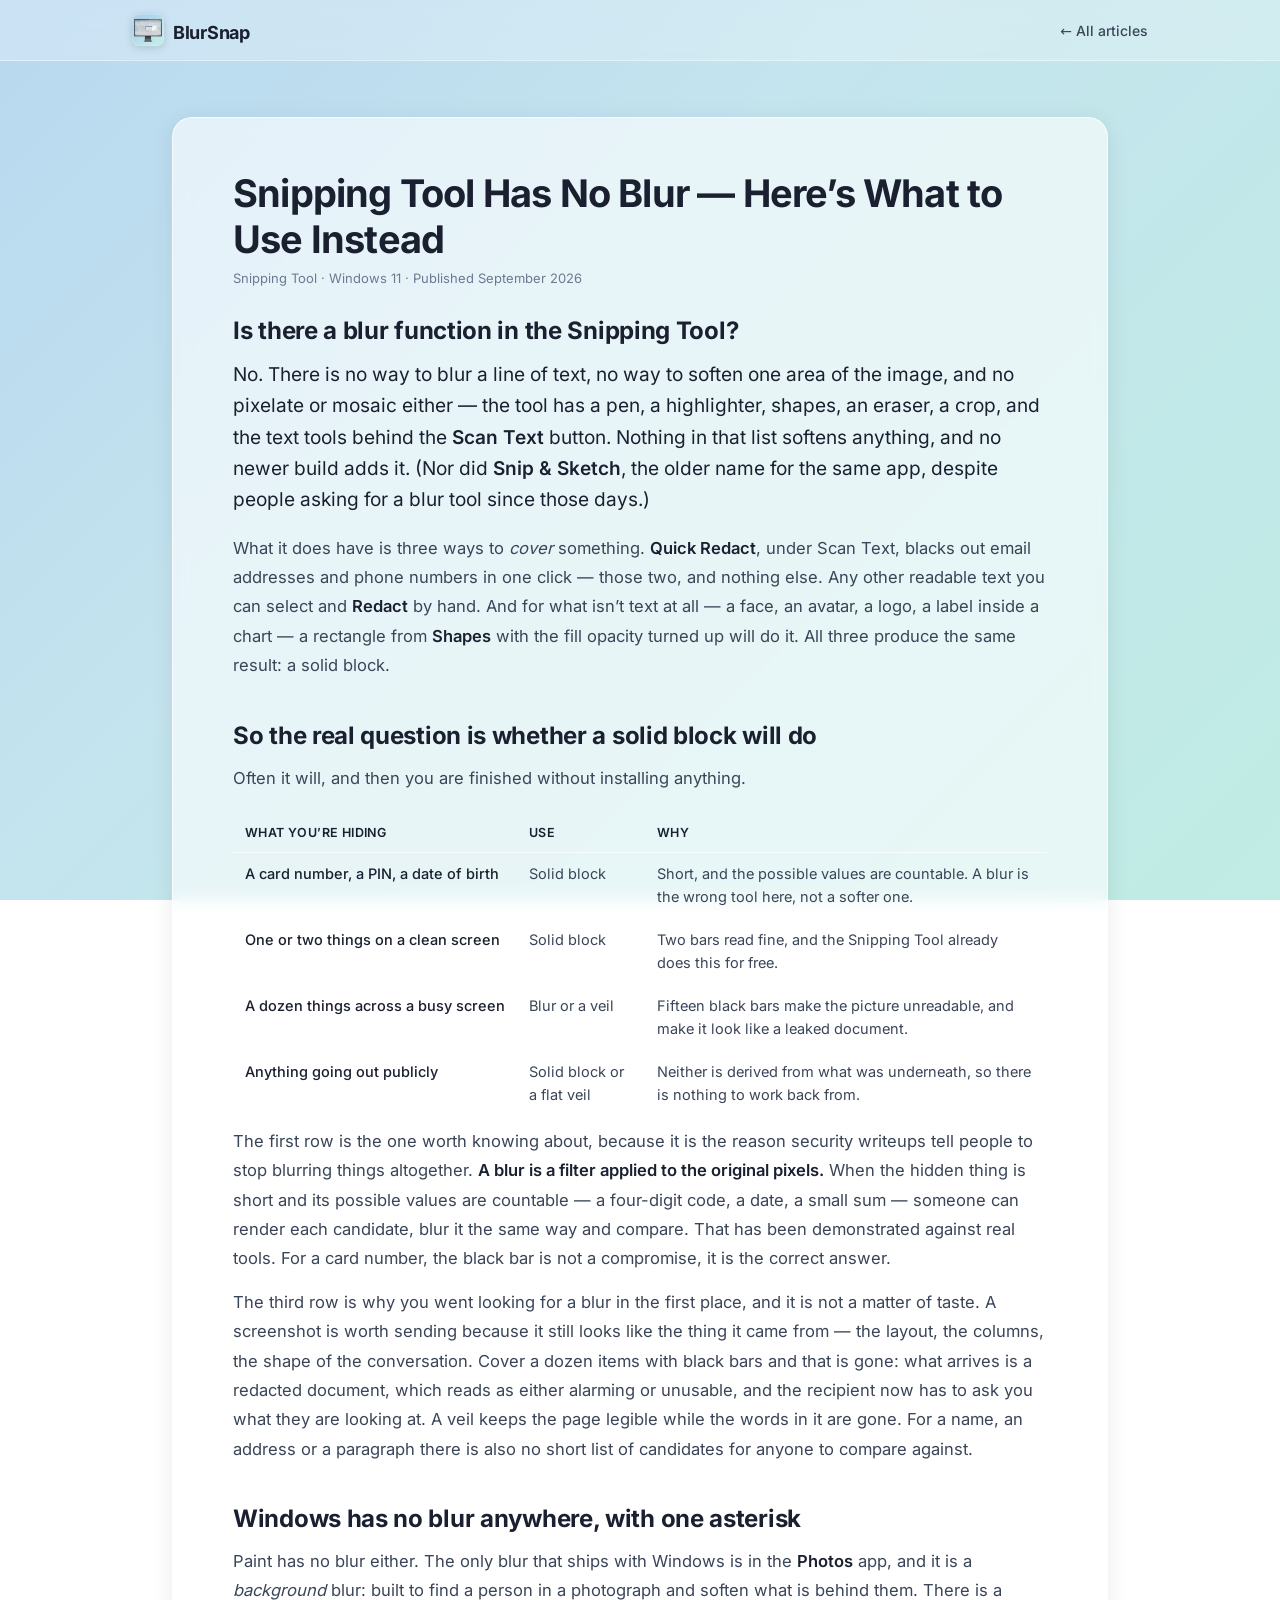
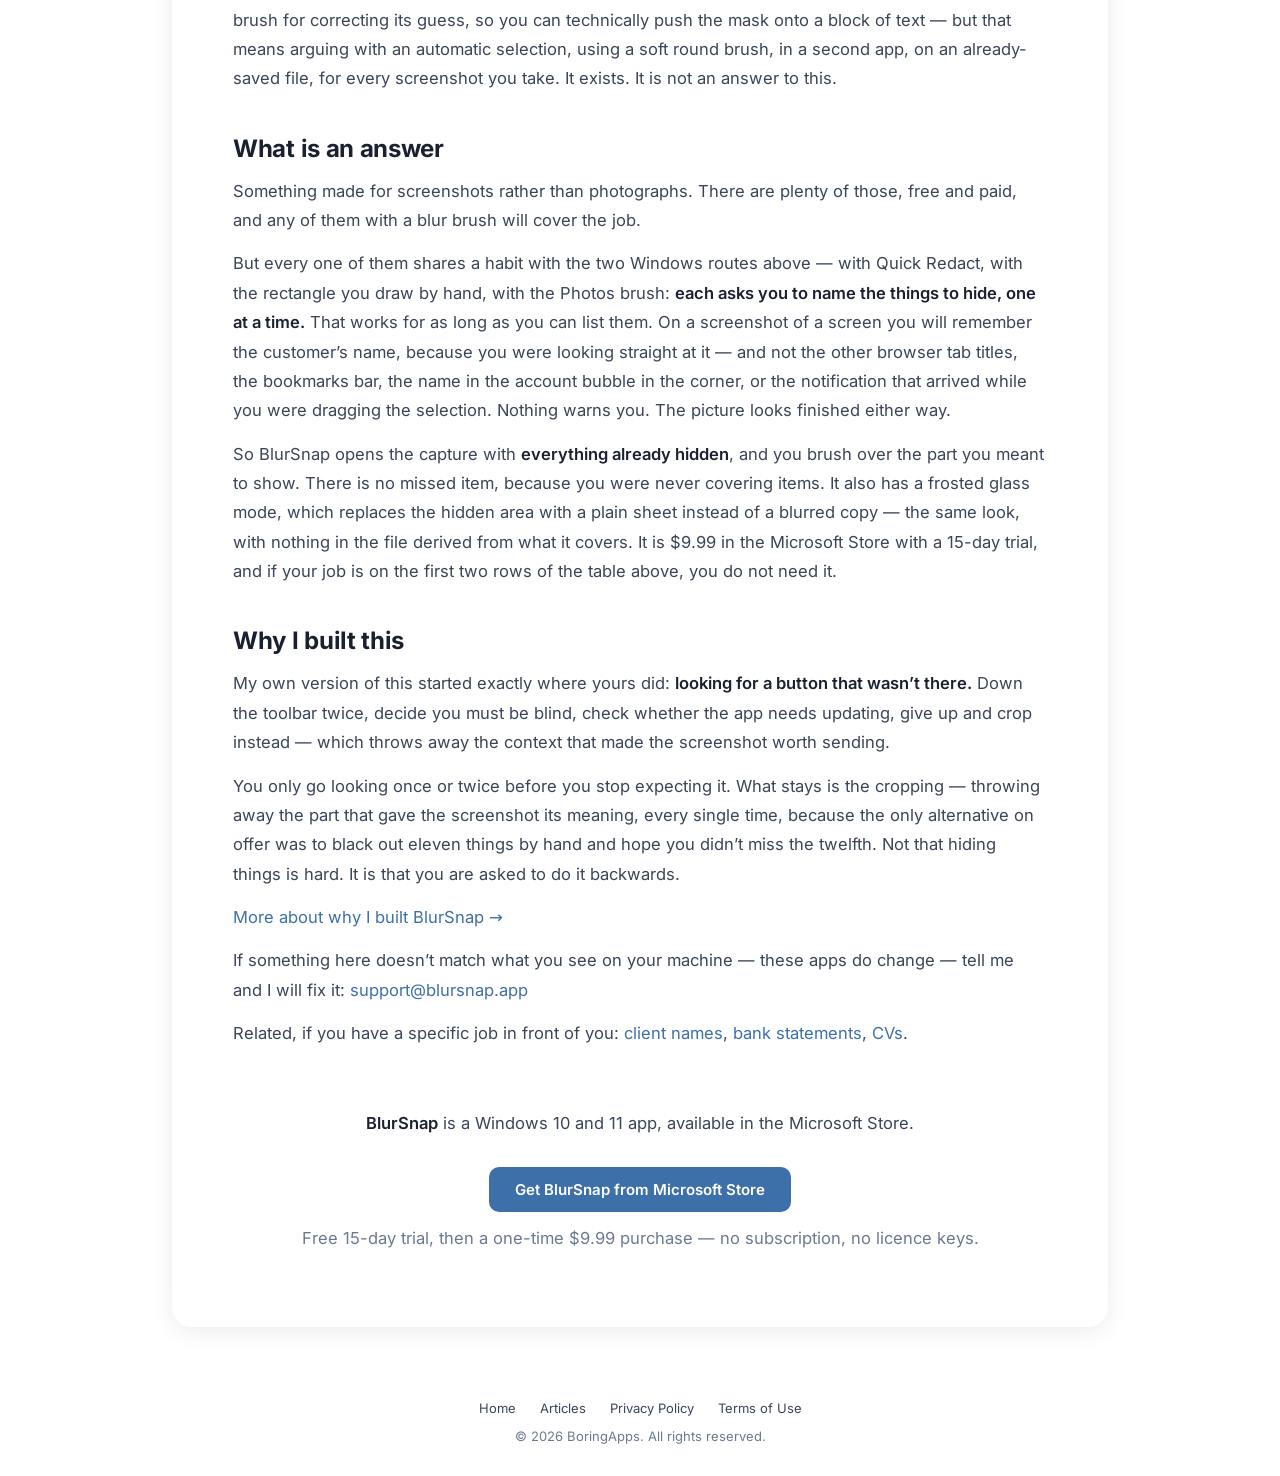
<file: snipping-tool-blur.html>
<!DOCTYPE html>
<html lang="en">
<head>
  <meta charset="UTF-8">
  <meta name="viewport" content="width=device-width, initial-scale=1.0">
  <title>Snipping Tool Has No Blur — Here's What to Use Instead</title>
  <meta name="description" content="There is no blur in the Snipping Tool and no update is bringing one. What it can cover instead, when a black block is the better answer anyway, and when it isn't.">
  <link rel="canonical" href="https://blursnap.app/snipping-tool-blur.html">
  <link rel="icon" href="favicon.ico" sizes="16x16 32x32 48x48">
  <link rel="icon" type="image/png" href="icon-64.png" sizes="64x64">
  <link rel="apple-touch-icon" href="icon-180.png">

  <meta property="og:type" content="article">
  <meta property="og:site_name" content="BlurSnap">
  <meta property="og:title" content="Snipping Tool Has No Blur &#8212; Here&#8217;s What to Use Instead">
  <meta property="og:description" content="No blur, no pixelate, and no update bringing one. What the Snipping Tool covers instead, and when a black block is the better answer anyway.">
  <meta property="og:url" content="https://blursnap.app/snipping-tool-blur.html">
  <meta property="og:image" content="https://blursnap.app/og-image.png">
  <meta name="twitter:card" content="summary_large_image">
  <meta name="twitter:title" content="Snipping Tool Has No Blur &#8212; Here&#8217;s What to Use Instead">
  <meta name="twitter:description" content="No blur, no pixelate, and no update bringing one. What the Snipping Tool covers instead, and when a black block is the better answer anyway.">
  <meta name="twitter:image" content="https://blursnap.app/og-image.png">

  <link rel="preload" href="fonts/inter-latin.woff2" as="font" type="font/woff2" crossorigin>
  <style>
    /* Inter, self-hosted. On the Google Fonts CDN this sat on the critical path: two
       extra hosts, each costing DNS + TLS + a round trip, and the stylesheet had to
       land before the font file was even requested. The hero paragraph is the LCP
       element, so it waited on that whole chain. One variable file per subset covers
       weights 400-700; only latin is preloaded, latin-ext is fetched on demand. */
    @font-face {
      font-family: 'Inter';
      font-style: normal;
      font-weight: 400 700;
      font-display: swap;
      src: url(fonts/inter-latin.woff2) format('woff2');
      unicode-range: U+0000-00FF, U+0131, U+0152-0153, U+02BB-02BC, U+02C6, U+02DA, U+02DC, U+0304, U+0308, U+0329, U+2000-206F, U+20AC, U+2122, U+2191, U+2193, U+2212, U+2215, U+FEFF, U+FFFD;
    }
    @font-face {
      font-family: 'Inter';
      font-style: normal;
      font-weight: 400 700;
      font-display: swap;
      src: url(fonts/inter-latin-ext.woff2) format('woff2');
      unicode-range: U+0100-02BA, U+02BD-02C5, U+02C7-02CC, U+02CE-02D7, U+02DD-02FF, U+0304, U+0308, U+0329, U+1D00-1DBF, U+1E00-1E9F, U+1EF2-1EFF, U+2020, U+20A0-20AB, U+20AD-20C0, U+2113, U+2C60-2C7F, U+A720-A7FF;
    }
  </style>
  <link rel="stylesheet" href="legal.css">
  <link rel="stylesheet" href="article.css">

  <script type="application/ld+json">
  {
    "@context": "https://schema.org",
    "@type": "Article",
    "headline": "Snipping Tool Has No Blur — Here's What to Use Instead",
    "description": "The Snipping Tool cannot blur or pixelate anything, and neither can Paint. What it covers things with instead, when a solid block is the right answer, and when the screenshot needs the softer treatment.",
    "datePublished": "2026-09-22",
    "author": { "@type": "Organization", "name": "BoringApps" },
    "publisher": { "@type": "Organization", "name": "BoringApps" },
    "mainEntityOfPage": "https://blursnap.app/snipping-tool-blur.html"
  }
  </script>
</head>
<body>

  <header>
    <div class="header-inner">
      <a href="index.html" class="logo">
        <img src="icon-64.png" alt="" width="32" height="32"><span>BlurSnap</span>
      </a>
      <nav>
        <a href="articles.html">&larr; All articles</a>
      </nav>
    </div>
  </header>

  <main class="legal article">
    <div class="legal-card">
      <h1>Snipping Tool Has No Blur &mdash; Here&#8217;s What to Use Instead</h1>
      <div class="article-meta">Snipping Tool &middot; Windows 11 &middot; Published September 2026</div>

      <h2>Is there a blur function in the Snipping Tool?</h2>

      <p class="lead">No. There is no way to blur a line of text, no way to soften one area of the image, and
      no pixelate or mosaic either &mdash; the tool has a pen, a highlighter, shapes, an eraser, a crop, and
      the text tools behind the <strong>Scan Text</strong> button. Nothing in that list softens anything, and
      no newer build adds it. (Nor did <strong>Snip &amp; Sketch</strong>, the older name for the same app,
      despite people asking for a blur tool since those days.)</p>

      <p>What it does have is three ways to <em>cover</em> something. <strong>Quick Redact</strong>, under Scan
      Text, blacks out email addresses and phone numbers in one click &mdash; those two, and nothing else.
      Any other readable text you can select and <strong>Redact</strong> by hand. And for what isn&#8217;t text
      at all &mdash; a face, an avatar, a logo, a label inside a chart &mdash; a rectangle from
      <strong>Shapes</strong> with the fill opacity turned up will do it. All three produce the same result: a
      solid block.</p>

      <h2>So the real question is whether a solid block will do</h2>

      <p>Often it will, and then you are finished without installing anything.</p>

      <div class="cmp-wrap">
        <table class="cmp">
          <thead>
            <tr><th>What you&#8217;re hiding</th><th>Use</th><th>Why</th></tr>
          </thead>
          <tbody>
            <tr>
              <td>A card number, a PIN, a date of birth</td>
              <td>Solid block</td>
              <td>Short, and the possible values are countable. A blur is the wrong tool here, not a softer one.</td>
            </tr>
            <tr>
              <td>One or two things on a clean screen</td>
              <td>Solid block</td>
              <td>Two bars read fine, and the Snipping Tool already does this for free.</td>
            </tr>
            <tr>
              <td>A dozen things across a busy screen</td>
              <td>Blur or a veil</td>
              <td>Fifteen black bars make the picture unreadable, and make it look like a leaked document.</td>
            </tr>
            <tr>
              <td>Anything going out publicly</td>
              <td>Solid block or a flat veil</td>
              <td>Neither is derived from what was underneath, so there is nothing to work back from.</td>
            </tr>
          </tbody>
        </table>
      </div>

      <p>The first row is the one worth knowing about, because it is the reason security writeups tell people
      to stop blurring things altogether. <strong>A blur is a filter applied to the original pixels.</strong>
      When the hidden thing is short and its possible values are countable &mdash; a four-digit code, a date,
      a small sum &mdash; someone can render each candidate, blur it the same way and compare. That has been
      demonstrated against real tools. For a card number, the black bar is not a compromise, it is the
      correct answer.</p>

      <p>The third row is why you went looking for a blur in the first place, and it is not a matter of taste.
      A screenshot is worth sending because it still looks like the thing it came from &mdash; the layout, the
      columns, the shape of the conversation. Cover a dozen items with black bars and that is gone: what
      arrives is a redacted document, which reads as either alarming or unusable, and the recipient now has to
      ask you what they are looking at. A veil keeps the page legible while the words in it are gone. For a
      name, an address or a paragraph there is also no short list of candidates for anyone to compare
      against.</p>

      <h2>Windows has no blur anywhere, with one asterisk</h2>

      <p>Paint has no blur either. The only blur that ships with Windows is in the <strong>Photos</strong>
      app, and it is a <em>background</em> blur: built to find a person in a photograph and soften what is
      behind them. There is a brush for correcting its guess, so you can technically push the mask onto a
      block of text &mdash; but that means arguing with an automatic selection, using a soft round brush, in a
      second app, on an already-saved file, for every screenshot you take. It exists. It is not an answer to
      this.</p>

      <h2>What is an answer</h2>

      <p>Something made for screenshots rather than photographs. There are plenty of those, free and paid,
      and any of them with a blur brush will cover the job.</p>

      <p>But every one of them shares a habit with the two Windows routes above &mdash; with Quick Redact,
      with the rectangle you draw by hand, with the Photos brush: <strong>each asks you to name the things
      to hide, one at a time.</strong> That works for as long as you can list them. On a screenshot of a screen you will remember the
      customer&#8217;s name, because you were looking straight at it &mdash; and not the other browser tab
      titles, the bookmarks bar, the name in the account bubble in the corner, or the notification that
      arrived while you were dragging the selection. Nothing warns you. The picture looks finished either
      way.</p>

      <p>So BlurSnap opens the capture with <strong>everything already hidden</strong>, and you brush over the
      part you meant to show. There is no missed item, because you were never covering items. It also has a
      frosted glass mode, which replaces the hidden area with a plain sheet instead of a blurred copy &mdash;
      the same look, with nothing in the file derived from what it covers. It is $9.99 in the Microsoft Store
      with a 15-day trial, and if your job is on the first two rows of the table above, you do not need it.</p>

      <h2>Why I built this</h2>

      <p>My own version of this started exactly where yours did: <strong>looking for a button that
      wasn&#8217;t there.</strong> Down the toolbar twice, decide you must be blind, check whether the app
      needs updating, give up and crop instead &mdash; which throws away the context that made the screenshot
      worth sending.</p>

      <p>You only go looking once or twice before you stop expecting it. What stays is the cropping
      &mdash; throwing away the part that gave the screenshot its meaning, every single time, because the
      only alternative on offer was to black out eleven things by hand and hope you didn&#8217;t miss the
      twelfth. Not that hiding things is hard. It is that you are asked to do it backwards.</p>

      <p><a href="why-i-built-blursnap.html">More about why I built BlurSnap &rarr;</a></p>

      <p>If something here doesn&#8217;t match what you see on your machine &mdash; these apps do change
      &mdash; tell me and I will fix it: <a href="mailto:support@blursnap.app">support@blursnap.app</a></p>

      <p>Related, if you have a specific job in front of you:
      <a href="hide-client-names-in-screenshots.html">client names</a>,
      <a href="blur-bank-statement.html">bank statements</a>,
      <a href="redact-cv-before-sending.html">CVs</a>.</p>

      <div class="cta">
        <p><strong>BlurSnap</strong> is a Windows 10 and 11 app, available in the Microsoft Store.</p>
        <a class="btn" href="https://apps.microsoft.com/detail/9NWTN48SG6K3">Get BlurSnap from Microsoft Store</a>
        <p class="fine">Free 15-day trial, then a one-time $9.99 purchase — no subscription, no licence keys.</p>
      </div>

    </div>
  </main>

  <footer>
    <a href="index.html">Home</a>
    <a href="articles.html">Articles</a>
    <a href="privacy.html">Privacy Policy</a>
    <a href="terms.html">Terms of Use</a>
    <div style="margin-top:12px;">&copy; 2026 BoringApps. All rights reserved.</div>
  </footer>

  <script type='module' src='https://static.cloudflareinsights.com/beacon.min.js' data-cf-beacon='{"token": "2e0156c7e4474e0494445b48694e15ca"}'></script>
</body>
</html>
</file>
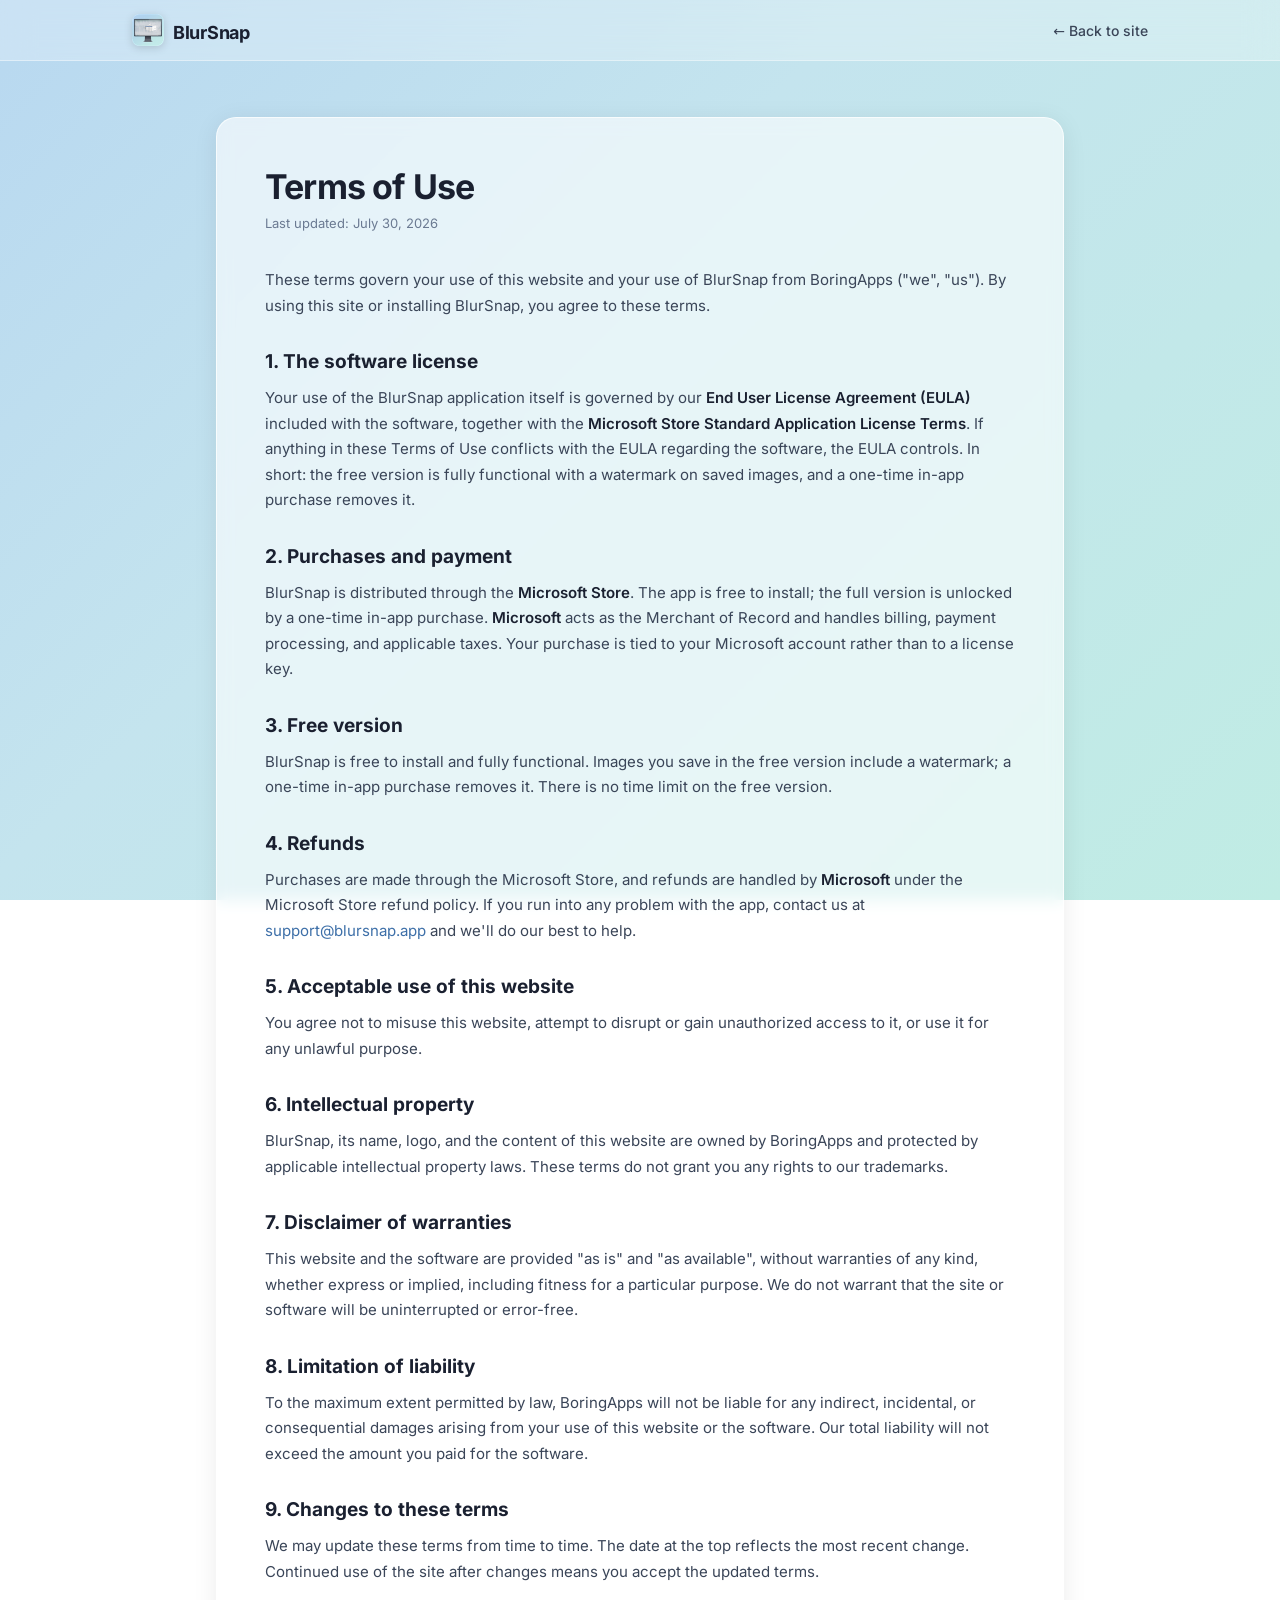
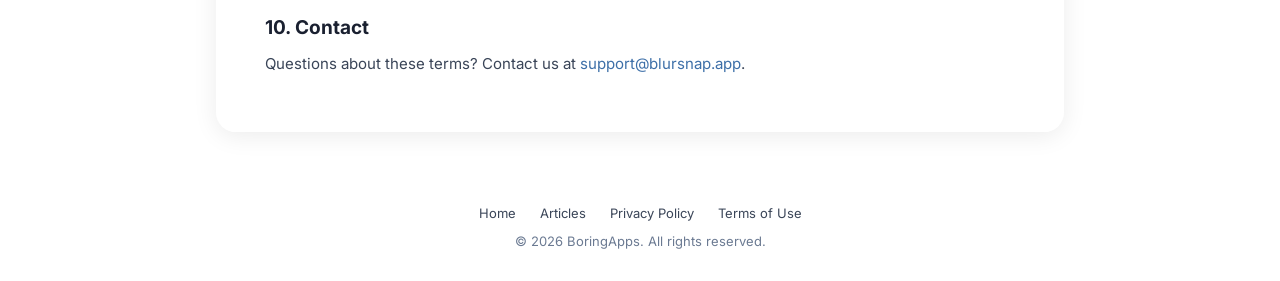
<file: terms.html>
<!DOCTYPE html>
<html lang="en">
<head>
  <meta charset="UTF-8">
  <meta name="viewport" content="width=device-width, initial-scale=1.0">
  <title>Terms of Use — BlurSnap</title>
  <meta name="description" content="BlurSnap terms of use: licence scope, one-time purchase and free trial terms, and warranty information for the Windows screenshot privacy tool.">
  <link rel="canonical" href="https://blursnap.app/terms.html">
  <link rel="icon" href="favicon.ico" sizes="16x16 32x32 48x48">
  <link rel="icon" type="image/png" href="icon-64.png" sizes="64x64">
  <link rel="apple-touch-icon" href="icon-180.png">
  <link rel="preload" href="fonts/inter-latin.woff2" as="font" type="font/woff2" crossorigin>
  <style>
    /* Inter, self-hosted. On the Google Fonts CDN this sat on the critical path: two
       extra hosts, each costing DNS + TLS + a round trip, and the stylesheet had to
       land before the font file was even requested. The hero paragraph is the LCP
       element, so it waited on that whole chain. One variable file per subset covers
       weights 400-700; only latin is preloaded, latin-ext is fetched on demand. */
    @font-face {
      font-family: 'Inter';
      font-style: normal;
      font-weight: 400 700;
      font-display: swap;
      src: url(fonts/inter-latin.woff2) format('woff2');
      unicode-range: U+0000-00FF, U+0131, U+0152-0153, U+02BB-02BC, U+02C6, U+02DA, U+02DC, U+0304, U+0308, U+0329, U+2000-206F, U+20AC, U+2122, U+2191, U+2193, U+2212, U+2215, U+FEFF, U+FFFD;
    }
    @font-face {
      font-family: 'Inter';
      font-style: normal;
      font-weight: 400 700;
      font-display: swap;
      src: url(fonts/inter-latin-ext.woff2) format('woff2');
      unicode-range: U+0100-02BA, U+02BD-02C5, U+02C7-02CC, U+02CE-02D7, U+02DD-02FF, U+0304, U+0308, U+0329, U+1D00-1DBF, U+1E00-1E9F, U+1EF2-1EFF, U+2020, U+20A0-20AB, U+20AD-20C0, U+2113, U+2C60-2C7F, U+A720-A7FF;
    }
  </style>
  <link rel="stylesheet" href="legal.css">
</head>
<body>

  <header>
    <div class="header-inner">
      <a href="index.html" class="logo">
        <img src="icon-64.png" alt="" width="32" height="32"><span>BlurSnap</span>
      </a>
      <nav>
        <a href="index.html">&larr; Back to site</a>
      </nav>
    </div>
  </header>

  <main class="legal">
    <div class="legal-card">
      <h1>Terms of Use</h1>
      <div class="legal-updated">Last updated: July 30, 2026</div>

      <p class="legal-intro">These terms govern your use of this website and your use of BlurSnap from
      BoringApps ("we", "us"). By using this site or installing BlurSnap, you agree to these terms.</p>

      <h2>1. The software license</h2>
      <p>Your use of the BlurSnap application itself is governed by our <strong>End User License Agreement
      (EULA)</strong> included with the software, together with the <strong>Microsoft Store Standard
      Application License Terms</strong>. If anything in these Terms of Use conflicts with the EULA regarding
      the software, the EULA controls. In short: the free version is fully functional with a watermark on
      saved images, and a one-time in-app purchase removes it.</p>

      <h2>2. Purchases and payment</h2>
      <p>BlurSnap is distributed through the <strong>Microsoft Store</strong>. The app is free to install; the
      full version is unlocked by a one-time in-app purchase. <strong>Microsoft</strong> acts as the Merchant
      of Record and handles billing, payment processing, and applicable taxes. Your purchase is tied to your
      Microsoft account rather than to a license key.</p>

      <h2>3. Free version</h2>
      <p>BlurSnap is free to install and fully functional. Images you save in the free version include a
      watermark; a one-time in-app purchase removes it. There is no time limit on the free version.</p>

      <h2>4. Refunds</h2>
      <p>Purchases are made through the Microsoft Store, and refunds are handled by <strong>Microsoft</strong>
      under the Microsoft Store refund policy. If you run into any problem with the app, contact us at
      <a href="mailto:support@blursnap.app">support@blursnap.app</a> and we'll do our best to help.</p>

      <h2>5. Acceptable use of this website</h2>
      <p>You agree not to misuse this website, attempt to disrupt or gain unauthorized access to it, or use it
      for any unlawful purpose.</p>

      <h2>6. Intellectual property</h2>
      <p>BlurSnap, its name, logo, and the content of this website are owned by BoringApps and protected by
      applicable intellectual property laws. These terms do not grant you any rights to our trademarks.</p>

      <h2>7. Disclaimer of warranties</h2>
      <p>This website and the software are provided "as is" and "as available", without warranties of any kind,
      whether express or implied, including fitness for a particular purpose. We do not warrant that the site
      or software will be uninterrupted or error-free.</p>

      <h2>8. Limitation of liability</h2>
      <p>To the maximum extent permitted by law, BoringApps will not be liable for any indirect, incidental,
      or consequential damages arising from your use of this website or the software. Our total liability will
      not exceed the amount you paid for the software.</p>

      <h2>9. Changes to these terms</h2>
      <p>We may update these terms from time to time. The date at the top reflects the most recent change.
      Continued use of the site after changes means you accept the updated terms.</p>

      <h2>10. Contact</h2>
      <p>Questions about these terms? Contact us at
      <a href="mailto:support@blursnap.app">support@blursnap.app</a>.</p>
    </div>
  </main>

  <footer>
    <a href="index.html">Home</a>
    <a href="articles.html">Articles</a>
    <a href="privacy.html">Privacy Policy</a>
    <a href="terms.html">Terms of Use</a>
    <div style="margin-top:12px;">&copy; 2026 BoringApps. All rights reserved.</div>
  </footer>

  <!-- Cloudflare Web Analytics — see index.html for why this is a snippet and not
       Cloudflare's automatic injection. Cookie-free; described in the Privacy Policy. -->
  <script type='module' src='https://static.cloudflareinsights.com/beacon.min.js' data-cf-beacon='{"token": "2e0156c7e4474e0494445b48694e15ca"}'></script>
</body>
</html>
</file>
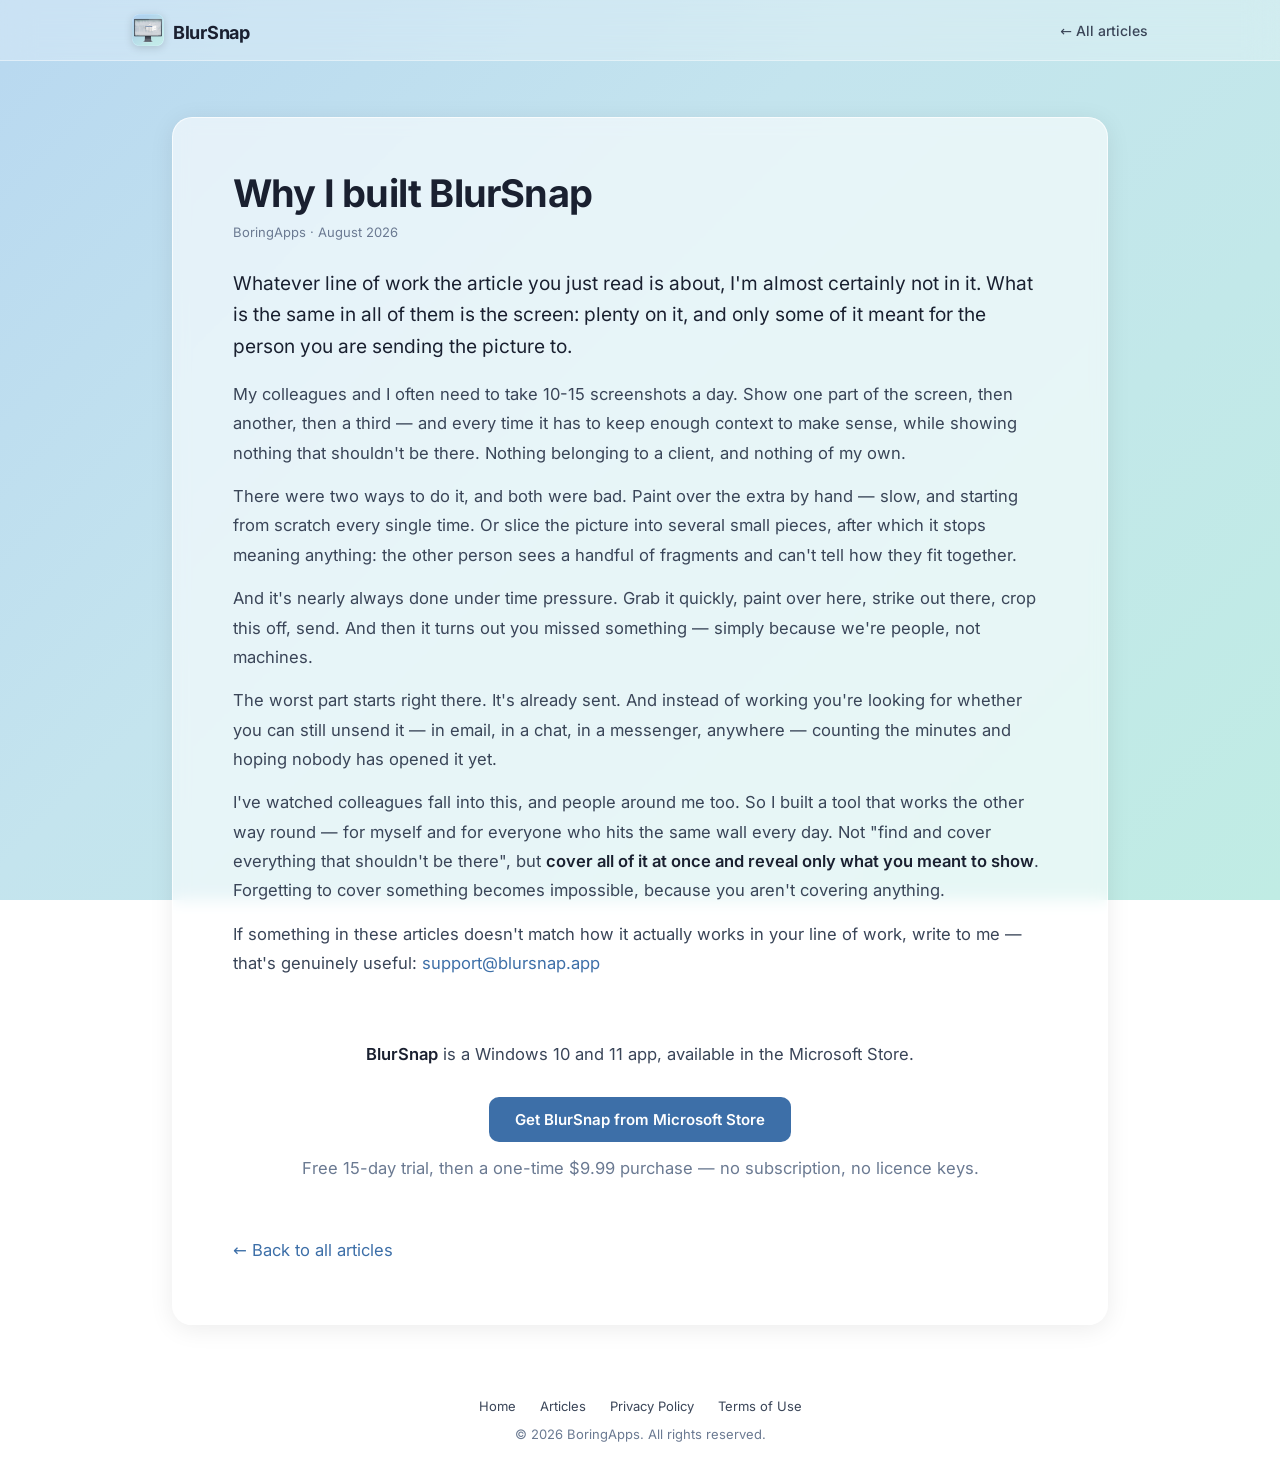
<file: why-i-built-blursnap.html>
<!DOCTYPE html>
<html lang="en">
<head>
  <meta charset="UTF-8">
  <meta name="viewport" content="width=device-width, initial-scale=1.0">
  <title>Why I built BlurSnap — BlurSnap</title>
  <meta name="description" content="A developer who takes fifteen screenshots a day, always in a hurry. Why I built a tool that hides the whole frame first and reveals only what you meant to show.">
  <link rel="canonical" href="https://blursnap.app/why-i-built-blursnap.html">
  <link rel="icon" href="favicon.ico" sizes="16x16 32x32 48x48">
  <link rel="icon" type="image/png" href="icon-64.png" sizes="64x64">
  <link rel="apple-touch-icon" href="icon-180.png">

  <meta property="og:type" content="article">
  <meta property="og:site_name" content="BlurSnap">
  <meta property="og:title" content="Why I built BlurSnap">
  <meta property="og:description" content="The worst part was never the slip itself &#8212; it was the minutes afterwards, hoping nobody had opened it yet.">
  <meta property="og:url" content="https://blursnap.app/why-i-built-blursnap.html">
  <meta property="og:image" content="https://blursnap.app/og-image.png">
  <meta name="twitter:card" content="summary_large_image">
  <meta name="twitter:title" content="Why I built BlurSnap">
  <meta name="twitter:description" content="The worst part was never the slip itself &#8212; it was the minutes afterwards, hoping nobody had opened it yet.">
  <meta name="twitter:image" content="https://blursnap.app/og-image.png">

  <link rel="preload" href="fonts/inter-latin.woff2" as="font" type="font/woff2" crossorigin>
  <style>
    /* Inter, self-hosted. On the Google Fonts CDN this sat on the critical path: two
       extra hosts, each costing DNS + TLS + a round trip, and the stylesheet had to
       land before the font file was even requested. The hero paragraph is the LCP
       element, so it waited on that whole chain. One variable file per subset covers
       weights 400-700; only latin is preloaded, latin-ext is fetched on demand. */
    @font-face {
      font-family: 'Inter';
      font-style: normal;
      font-weight: 400 700;
      font-display: swap;
      src: url(fonts/inter-latin.woff2) format('woff2');
      unicode-range: U+0000-00FF, U+0131, U+0152-0153, U+02BB-02BC, U+02C6, U+02DA, U+02DC, U+0304, U+0308, U+0329, U+2000-206F, U+20AC, U+2122, U+2191, U+2193, U+2212, U+2215, U+FEFF, U+FFFD;
    }
    @font-face {
      font-family: 'Inter';
      font-style: normal;
      font-weight: 400 700;
      font-display: swap;
      src: url(fonts/inter-latin-ext.woff2) format('woff2');
      unicode-range: U+0100-02BA, U+02BD-02C5, U+02C7-02CC, U+02CE-02D7, U+02DD-02FF, U+0304, U+0308, U+0329, U+1D00-1DBF, U+1E00-1E9F, U+1EF2-1EFF, U+2020, U+20A0-20AB, U+20AD-20C0, U+2113, U+2C60-2C7F, U+A720-A7FF;
    }
  </style>
  <link rel="stylesheet" href="legal.css">
  <link rel="stylesheet" href="article.css">
</head>
<body>

  <header>
    <div class="header-inner">
      <a href="index.html" class="logo">
        <img src="icon-64.png" alt="" width="32" height="32"><span>BlurSnap</span>
      </a>
      <nav>
        <a href="articles.html">&larr; All articles</a>
      </nav>
    </div>
  </header>

  <main class="legal article">
    <div class="legal-card">
      <h1>Why I built BlurSnap</h1>
      <div class="article-meta">BoringApps &middot; August 2026</div>

      <p class="lead">Whatever line of work the article you just read is about, I'm almost certainly not in
      it. What is the same in all of them is the screen: plenty on it, and only some of it meant for the
      person you are sending the picture to.</p>

      <p>My colleagues and I often need to take 10-15 screenshots a day. Show one part of the screen,
      then another, then a third — and every time it has to keep enough context to make sense, while showing
      nothing that shouldn't be there. Nothing belonging to a client, and nothing of my own.</p>

      <p>There were two ways to do it, and both were bad. Paint over the extra by hand — slow, and starting
      from scratch every single time. Or slice the picture into several small pieces, after which it stops
      meaning anything: the other person sees a handful of fragments and can't tell how they fit together.</p>

      <p>And it's nearly always done under time pressure. Grab it quickly, paint over here, strike out there,
      crop this off, send. And then it turns out you missed something — simply because we're people, not machines.</p>

      <p>The worst part starts right there. It's already sent. And instead of working you're looking
      for whether you can still unsend it — in email, in a chat, in a messenger, anywhere — counting the minutes
      and hoping nobody has opened it yet.</p>

      <p>I've watched colleagues fall into this, and people around me too. So I built a tool that works the other
      way round — for myself and for everyone who hits the same wall every day. Not "find and cover everything
      that shouldn't be there", but <strong>cover all of it at once and reveal only what you meant to show</strong>.
      Forgetting to cover something becomes impossible, because you aren't covering anything.</p>

      <p>If something in these articles doesn't match how it actually works in your line of work, write to me —
      that's genuinely useful: <a href="mailto:support@blursnap.app">support@blursnap.app</a></p>

      <div class="cta">
        <p><strong>BlurSnap</strong> is a Windows 10 and 11 app, available in the Microsoft Store.</p>
        <a class="btn" href="https://apps.microsoft.com/detail/9NWTN48SG6K3">Get BlurSnap from Microsoft Store</a>
        <p class="fine">Free 15-day trial, then a one-time $9.99 purchase — no subscription, no licence keys.</p>
      </div>

      <p style="margin-top:28px;"><a href="articles.html">&larr; Back to all articles</a></p>

    </div>
  </main>

  <footer>
    <a href="index.html">Home</a>
    <a href="articles.html">Articles</a>
    <a href="privacy.html">Privacy Policy</a>
    <a href="terms.html">Terms of Use</a>
    <div style="margin-top:12px;">&copy; 2026 BoringApps. All rights reserved.</div>
  </footer>

  <script type='module' src='https://static.cloudflareinsights.com/beacon.min.js' data-cf-beacon='{"token": "2e0156c7e4474e0494445b48694e15ca"}'></script>
</body>
</html>
</file>
<file: legal.css>
/* Shared styles for BlurSnap legal pages (privacy, terms) */
*, *::before, *::after { box-sizing: border-box; margin: 0; padding: 0; }

:root {
  --bg-grad-start: #B8D8F0;
  --bg-grad-end:   #C0ECE4;
  --text-pri:  #1a2030;
  --text-sec:  #3a4558;
  --text-dim:  #6b7a92;
  --accent:    #3d6fa8;
  --accent-hov:#2f5a8a;
  --card-bg:   rgba(255,255,255,0.6);
  --card-border: rgba(255,255,255,0.7);
  --header-bg: rgba(255,255,255,0.25);
}

html { scroll-behavior: smooth; }

body {
  font-family: 'Inter', system-ui, sans-serif;
  color: var(--text-pri);
  background: linear-gradient(135deg, var(--bg-grad-start) 0%, #C4E4EE 40%, var(--bg-grad-end) 100%);
  background-attachment: fixed;
  min-height: 100vh;
}

/* ── Header ─────────────────────────────────────── */
header {
  position: sticky;
  top: 0;
  z-index: 100;
  backdrop-filter: blur(16px);
  -webkit-backdrop-filter: blur(16px);
  background: var(--header-bg);
  border-bottom: 1px solid rgba(255,255,255,0.4);
}

.header-inner {
  max-width: 1080px;
  margin: 0 auto;
  padding: 0 32px;
  height: 60px;
  display: flex;
  align-items: center;
  justify-content: space-between;
}

.logo {
  font-size: 18px;
  font-weight: 700;
  color: var(--text-pri);
  text-decoration: none;
  letter-spacing: -0.3px;
  display: flex;
  align-items: center;
}

.logo img { border-radius: 7px; margin-right: 9px; box-shadow: 0 2px 8px rgba(0,0,0,0.15); }
.logo span { position: relative; top: 2px; }

nav a {
  font-size: 14px;
  font-weight: 500;
  color: var(--text-sec);
  text-decoration: none;
  transition: color 0.15s;
}

nav a:hover { color: var(--text-pri); }

/* ── Legal content card ──────────────────────────── */
.legal {
  max-width: 912px;
  margin: 56px auto 40px;
  padding: 0 32px;
}

.legal-card {
  background: var(--card-bg);
  border: 1px solid var(--card-border);
  border-radius: 20px;
  backdrop-filter: blur(8px);
  -webkit-backdrop-filter: blur(8px);
  box-shadow: 0 4px 24px rgba(0, 0, 0, 0.08);
  padding: 48px 48px 40px;
}

.legal-card h1 {
  font-size: 34px;
  font-weight: 700;
  letter-spacing: -0.8px;
  margin-bottom: 8px;
}

.legal-updated {
  font-size: 13px;
  color: var(--text-dim);
  margin-bottom: 36px;
}

.legal-card h2 {
  font-size: 19px;
  font-weight: 700;
  color: var(--text-pri);
  margin: 32px 0 12px;
}

.legal-card p {
  font-size: 15px;
  color: var(--text-sec);
  line-height: 1.7;
  margin-bottom: 14px;
}

.legal-card ul {
  margin: 0 0 14px 20px;
}

.legal-card li {
  font-size: 15px;
  color: var(--text-sec);
  line-height: 1.7;
  margin-bottom: 6px;
}

.legal-card a {
  color: var(--accent);
  text-decoration: none;
}

.legal-card a:hover { text-decoration: underline; }

.legal-card strong { color: var(--text-pri); font-weight: 600; }

.legal-intro {
  font-size: 16px;
  color: var(--text-sec);
  line-height: 1.7;
  margin-bottom: 8px;
}

/* ── Footer ──────────────────────────────────────── */
footer {
  border-top: 1px solid rgba(255,255,255,0.35);
  padding: 32px;
  text-align: center;
  font-size: 13px;
  color: var(--text-dim);
}

footer a {
  color: var(--text-sec);
  text-decoration: none;
  margin: 0 10px;
}

footer a:hover { color: var(--text-pri); }

/* ── Responsive ──────────────────────────────────── */
@media (max-width: 640px) {
  .legal-card { padding: 32px 24px; }
  .legal-card h1 { font-size: 28px; }
  .header-inner { padding: 0 20px; }
}
</file>
<file: article.css>
/* Article/guide pages. Loaded on top of legal.css, which supplies the
   colour tokens, header, footer and base typography. Everything here is
   what a guide needs and a legal page does not. */

/* Wider than the legal pages, with type scaled up to match: the line length
   stays in a comfortable range instead of stretching to 110+ characters. */
.article { max-width: 1000px; }
.article .legal-card { padding: 52px 60px 44px; }

.article .legal-card p,
.article .legal-card li { font-size: 16.5px; line-height: 1.78; }
.article .legal-card h1 { font-size: 38px; }

.legal-card p.lead {
  font-size: 19px;
  color: var(--text-pri);
  line-height: 1.65;
  margin-bottom: 18px;
}

.legal-card h2 { font-size: 24px; margin: 40px 0 14px; letter-spacing: -0.3px; }
.legal-card h2:first-of-type { margin-top: 30px; }
.legal-card h3 { font-size: 17.5px; font-weight: 700; margin: 24px 0 8px; }

.legal-card ol { margin: 0 0 14px 20px; }
.legal-card ol li { font-size: 15px; color: var(--text-sec); line-height: 1.7; margin-bottom: 8px; }

kbd {
  font: 500 13px/1 'Inter', system-ui, sans-serif;
  background: rgba(255,255,255,0.85);
  border: 1px solid rgba(0,0,0,0.14);
  border-bottom-width: 2px;
  border-radius: 5px;
  padding: 3px 6px;
  white-space: nowrap;
  color: var(--text-pri);
}

/* ── Pull-out note ───────────────────────────────── */
.note {
  background: rgba(255,255,255,0.5);
  border-left: 3px solid var(--accent);
  border-radius: 0 12px 12px 0;
  padding: 16px 20px;
  margin: 24px 0;
}
.note p:last-child { margin-bottom: 0; }

/* ── Byline / meta ───────────────────────────────── */
.article-meta {
  font-size: 13px;
  color: var(--text-dim);
  margin-bottom: 28px;
}

/* ── Browser mock-up ─────────────────────────────── */
/* Deliberately generic chrome: this illustrates the reader's own screen,
   not any particular accounting product's interface. */
.mock-wrap {
  display: grid;
  grid-template-columns: 1fr 1fr;
  gap: 18px;
  margin: 28px 0 10px;
}

.mock {
  background: #f4f6f9;
  border: 1px solid rgba(0,0,0,0.12);
  border-radius: 10px;
  overflow: hidden;
  box-shadow: 0 3px 14px rgba(0,0,0,0.10);
  font-size: 11px;
  line-height: 1.45;
  color: #2a3550;
}

.mock-tabs { display: flex; gap: 3px; padding: 6px 6px 0; background: #dfe4ec; }
.mock-tab {
  flex: 1 1 0;
  min-width: 0;
  padding: 5px 7px;
  border-radius: 6px 6px 0 0;
  background: #eef1f6;
  color: #55617a;
  white-space: nowrap;
  overflow: hidden;
  text-overflow: ellipsis;
}
.mock-tab.active { background: #fff; color: #1a2030; font-weight: 600; }

.mock-bar { display: flex; gap: 10px; padding: 6px 9px; background: #fff; border-bottom: 1px solid #e3e7ee; color: #6b7a92; }
.mock-bar span { white-space: nowrap; overflow: hidden; text-overflow: ellipsis; }

.mock-body { display: flex; min-height: 132px; background: #fff; }
.mock-side { width: 34%; padding: 8px; background: #f7f9fc; border-right: 1px solid #e3e7ee; }
.mock-side div { padding: 3px 0; color: #55617a; white-space: nowrap; overflow: hidden; text-overflow: ellipsis; }
.mock-main { flex: 1; padding: 10px; }
.mock-head { font-weight: 700; color: #1a2030; padding: 2px 0 6px; }
.mock-total { margin-top: 6px; padding: 5px 0 2px; border-top: 1px solid #d7dde6; font-weight: 700; color: #1a2030; }
.mock-head.pick, .mock-total.pick { background: #fffbe6; border-radius: 3px; }
.mock-row { display: flex; justify-content: space-between; padding: 4px 0; border-bottom: 1px solid #eef1f6; color: #55617a; }
.mock-row.pick { background: #fffbe6; font-weight: 700; color: #1a2030; }

.mock-toast {
  margin: 6px 8px 8px auto;
  width: 62%;
  padding: 6px 8px;
  background: #fff;
  border: 1px solid #e3e7ee;
  border-radius: 7px;
  box-shadow: 0 2px 8px rgba(0,0,0,0.10);
  color: #55617a;
}

/* The "hidden" variant: everything is veiled except what was revealed. */
.mock.hidden-demo .mock-tab,
.mock.hidden-demo .mock-bar span,
.mock.hidden-demo .mock-side div,
.mock.hidden-demo .mock-row,
.mock.hidden-demo .mock-head,
.mock.hidden-demo .mock-total,
.mock.hidden-demo .mock-toast { color: transparent; }

.mock.hidden-demo .mock-tab,
.mock.hidden-demo .mock-side div,
.mock.hidden-demo .mock-head,
.mock.hidden-demo .mock-total,
.mock.hidden-demo .mock-toast { background-image: linear-gradient(90deg, #cdd5e0, #dbe1ea); border-radius: 4px; }

.mock.hidden-demo .mock-bar span { background: #dbe1ea; border-radius: 4px; }
.mock.hidden-demo .mock-row { background-image: linear-gradient(90deg, #d5dbe4, #e2e7ee); border-radius: 4px; margin-bottom: 2px; }
/* The revealed spots: three of them, deliberately far apart. */
.mock.hidden-demo .mock-row.pick,
.mock.hidden-demo .mock-head.pick,
.mock.hidden-demo .mock-total.pick { background: #fffbe6; background-image: none; color: #1a2030; }

.mock-cap { font-size: 12px; color: var(--text-dim); text-align: center; margin-top: 8px; }

/* ── Call to action ──────────────────────────────── */
.cta {
  margin: 36px 0 4px;
  padding: 24px;
  background: rgba(255,255,255,0.55);
  border: 1px solid var(--card-border);
  border-radius: 16px;
  text-align: center;
}
.cta .btn {
  display: inline-block;
  margin-top: 14px;
  padding: 13px 26px;
  background: var(--accent);
  color: #fff;
  border-radius: 10px;
  font-size: 15px;
  font-weight: 600;
  text-decoration: none;
  transition: background 0.15s;
}
.cta .btn:hover { background: var(--accent-hov); text-decoration: none; }
.cta .fine { font-size: 13px; color: var(--text-dim); margin-top: 12px; margin-bottom: 0; }

/* ── Guides index ────────────────────────────────── */
/* Scoped to .legal-card to outrank legal.css's `.legal-card ul { margin-left: 20px }`,
   which is more specific than a bare .guide-list and was indenting the cards 20px
   further from the left edge than from the right. */
.legal-card .guide-list { list-style: none; margin: 0; padding: 0; }
.guide-list li { margin: 0 0 14px; }
.guide-list a {
  display: block;
  padding: 18px 20px;
  background: rgba(255,255,255,0.45);
  border: 1px solid var(--card-border);
  border-radius: 14px;
  text-decoration: none;
  transition: background 0.15s;
}
.guide-list a:hover { background: rgba(255,255,255,0.7); text-decoration: none; }
.guide-list strong { display: block; font-size: 17px; color: var(--text-pri); margin-bottom: 5px; }
.guide-list span { font-size: 14px; color: var(--text-sec); line-height: 1.6; }

/* ── Responsive ──────────────────────────────────── */
@media (max-width: 720px) {
  .mock-wrap { grid-template-columns: 1fr; }
}

@media (max-width: 860px) {
  .article .legal-card { padding: 34px 26px 30px; }
  .article .legal-card h1 { font-size: 29px; }
}

/* Three paddings nest on a phone — page gutter, then the card, then the guide
   card inside it — and together they leave the text about 230px wide on a
   390px screen. Tighten all three so the cards use the width they have. */
@media (max-width: 600px) {
  .article { padding: 0 14px; }
  .article .legal-card { padding: 28px 16px 24px; }
  .guide-list a { padding: 16px; }
}

/* ═══════════════════════════════════════════════════
   Mock-ups for articles 2-6.
   Article 1's mock uses element-specific selectors; everything below
   uses one generic mechanism instead — mark any element .v and it gets
   veiled inside .hidden-demo, unless it is also .pick (revealed).
   ═══════════════════════════════════════════════════ */

.mock.hidden-demo .v {
  color: transparent;
  background-image: linear-gradient(90deg, #cdd5e0, #dbe1ea);
  border-radius: 4px;
}
.mock.hidden-demo .v.pick {
  color: #1a2030;
  background-image: none;
  background: #fffbe6;
}

/* ── Statement / document page (article 2) ───────── */
.doc { background: #fff; }
.doc-top {
  display: flex; justify-content: space-between; gap: 10px;
  padding: 8px 11px; background: #fff; border-bottom: 1px solid #e3e7ee;
  font-weight: 600; color: #1a2030;
}
.doc-body { padding: 9px 11px 11px; }
.doc-sub { color: #6b7a92; padding-bottom: 7px; }
.doc-row {
  display: flex; justify-content: space-between; gap: 8px;
  padding: 4px 0; border-bottom: 1px solid #eef1f6; color: #55617a;
}
.doc-row span:first-child { white-space: nowrap; overflow: hidden; text-overflow: ellipsis; }
.doc-row.pick { background: #fffbe6; font-weight: 700; color: #1a2030; }
.doc-total {
  display: flex; justify-content: space-between;
  margin-top: 6px; padding: 5px 0 2px; border-top: 1px solid #d7dde6;
  font-weight: 700; color: #1a2030;
}
.doc-total.pick { background: #fffbe6; }

/* ── CV, two columns (article 3) ─────────────────── */
.cv-body { display: flex; min-height: 150px; background: #fff; }
.cv-side { width: 36%; padding: 10px; background: #f7f9fc; border-right: 1px solid #e3e7ee; }
.cv-photo { width: 34px; height: 34px; border-radius: 50%; background: #dbe1ea; margin-bottom: 8px; }
.cv-side .l { display: block; padding: 3px 0; color: #55617a; white-space: nowrap; overflow: hidden; text-overflow: ellipsis; }
.cv-main { flex: 1; padding: 10px; }
.cv-job { padding: 3px 0 6px; border-bottom: 1px solid #eef1f6; margin-bottom: 5px; }
.cv-job b { display: block; color: #1a2030; }
.cv-job .d { color: #8a97ab; }
.cv-job .t { color: #55617a; }

/* ── Chat / inbox window (article 5) ─────────────── */
.chat-body { display: flex; min-height: 150px; background: #fff; }
.chat-side { width: 40%; padding: 8px; background: #f7f9fc; border-right: 1px solid #e3e7ee; }
.chat-conv { padding: 4px 0; border-bottom: 1px solid #eef1f6; }
.chat-conv b { display: block; color: #1a2030; white-space: nowrap; overflow: hidden; text-overflow: ellipsis; }
.chat-conv .pv { display: block; color: #8a97ab; white-space: nowrap; overflow: hidden; text-overflow: ellipsis; }
.chat-main { flex: 1; padding: 10px; display: flex; flex-direction: column; gap: 5px; }
.chat-head { align-self: stretch; color: #1a2030; font-weight: 600; padding-bottom: 6px; border-bottom: 1px solid #eef1f6; }
.chat-date { align-self: center; font-size: 12px; color: #8a97ab; padding: 1px 8px; border-radius: 9px; background: #f2f5f9; }
.bubble { max-width: 80%; padding: 6px 9px; border-radius: 10px; background: #eef1f6; color: #55617a; }
.bubble.me { align-self: flex-end; background: #e3edf7; }
.bubble.pick { background: #fffbe6; color: #1a2030; }

/* ── Comparison table (article 4) ────────────────── */
.cmp-wrap { overflow-x: auto; margin: 20px 0 10px; }
.cmp { width: 100%; border-collapse: collapse; font-size: 14.5px; }
.cmp th, .cmp td {
  text-align: left; padding: 10px 12px; vertical-align: top;
  border-bottom: 1px solid var(--card-border); color: var(--text-sec); line-height: 1.55;
}
.cmp th { color: var(--text-pri); font-weight: 600; font-size: 12.5px; text-transform: uppercase; letter-spacing: 0.4px; }
.cmp td:first-child { color: var(--text-pri); font-weight: 500; white-space: nowrap; }
</file>
